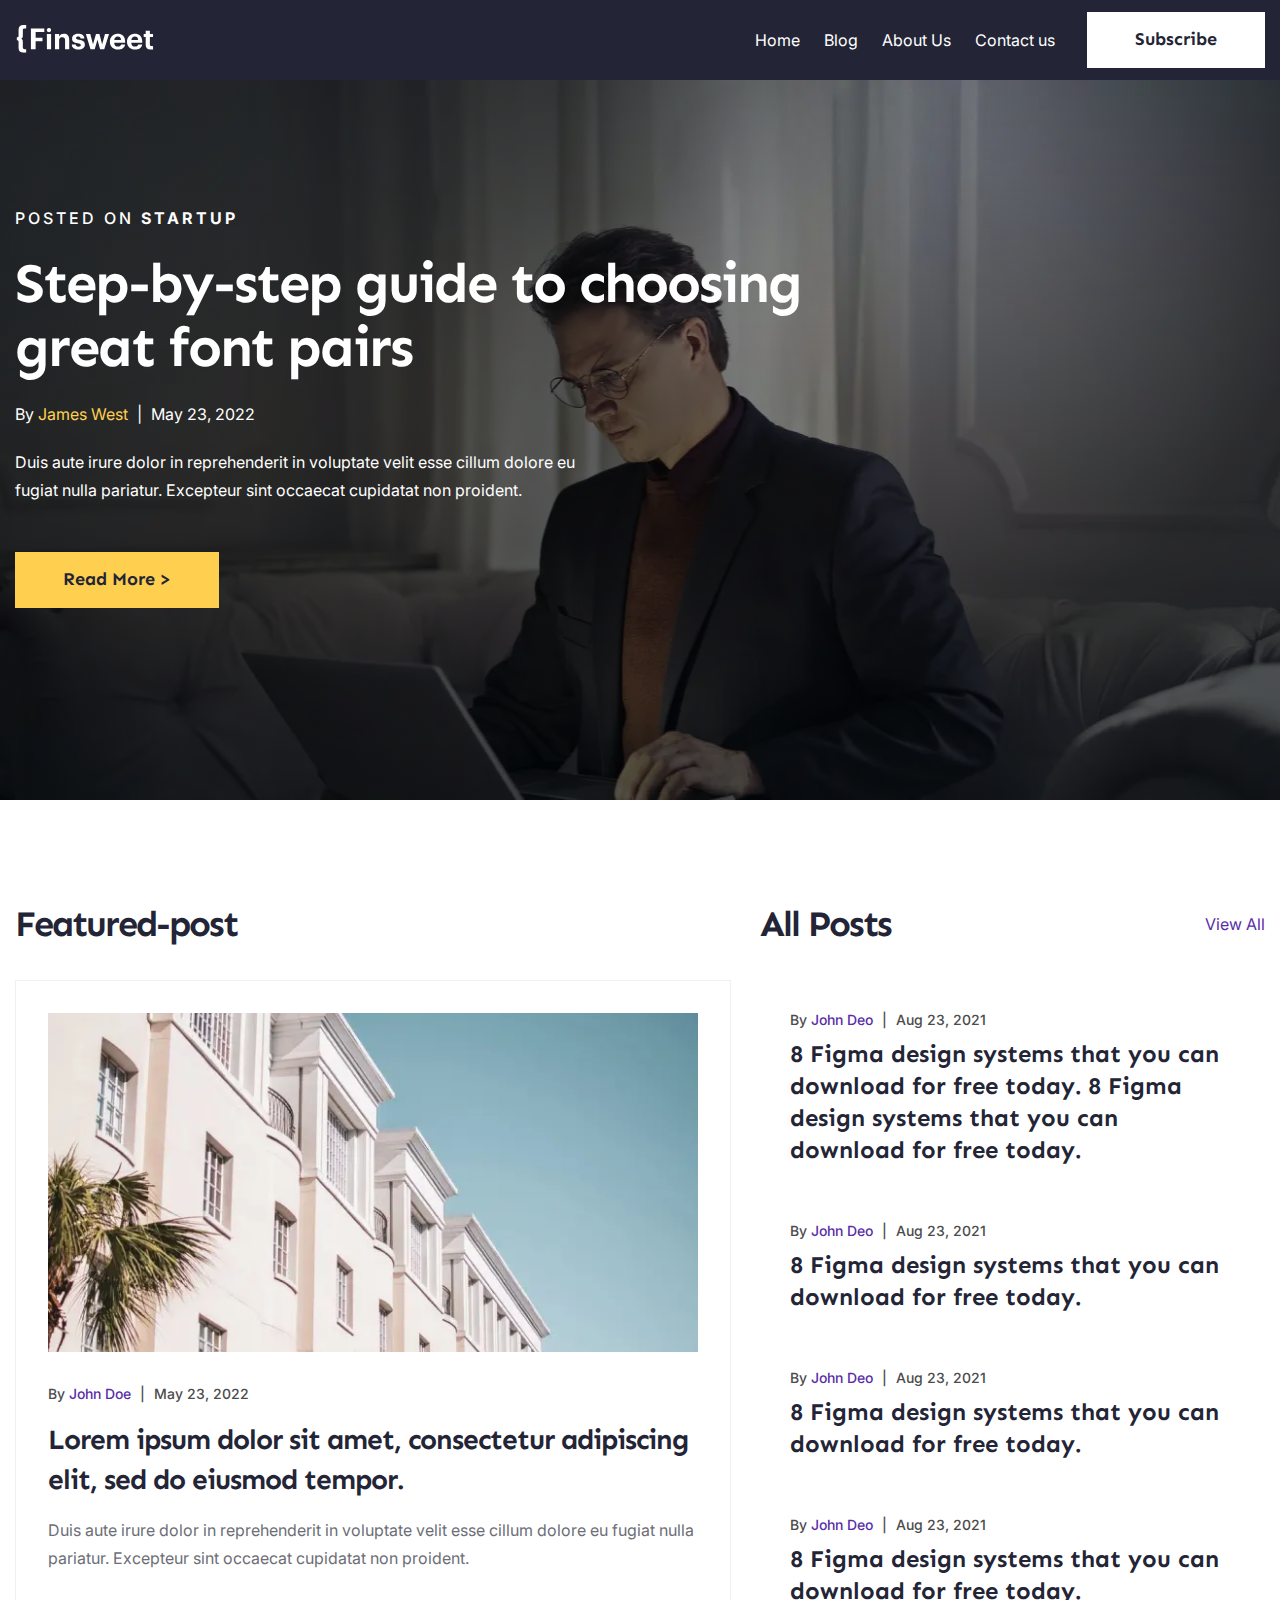
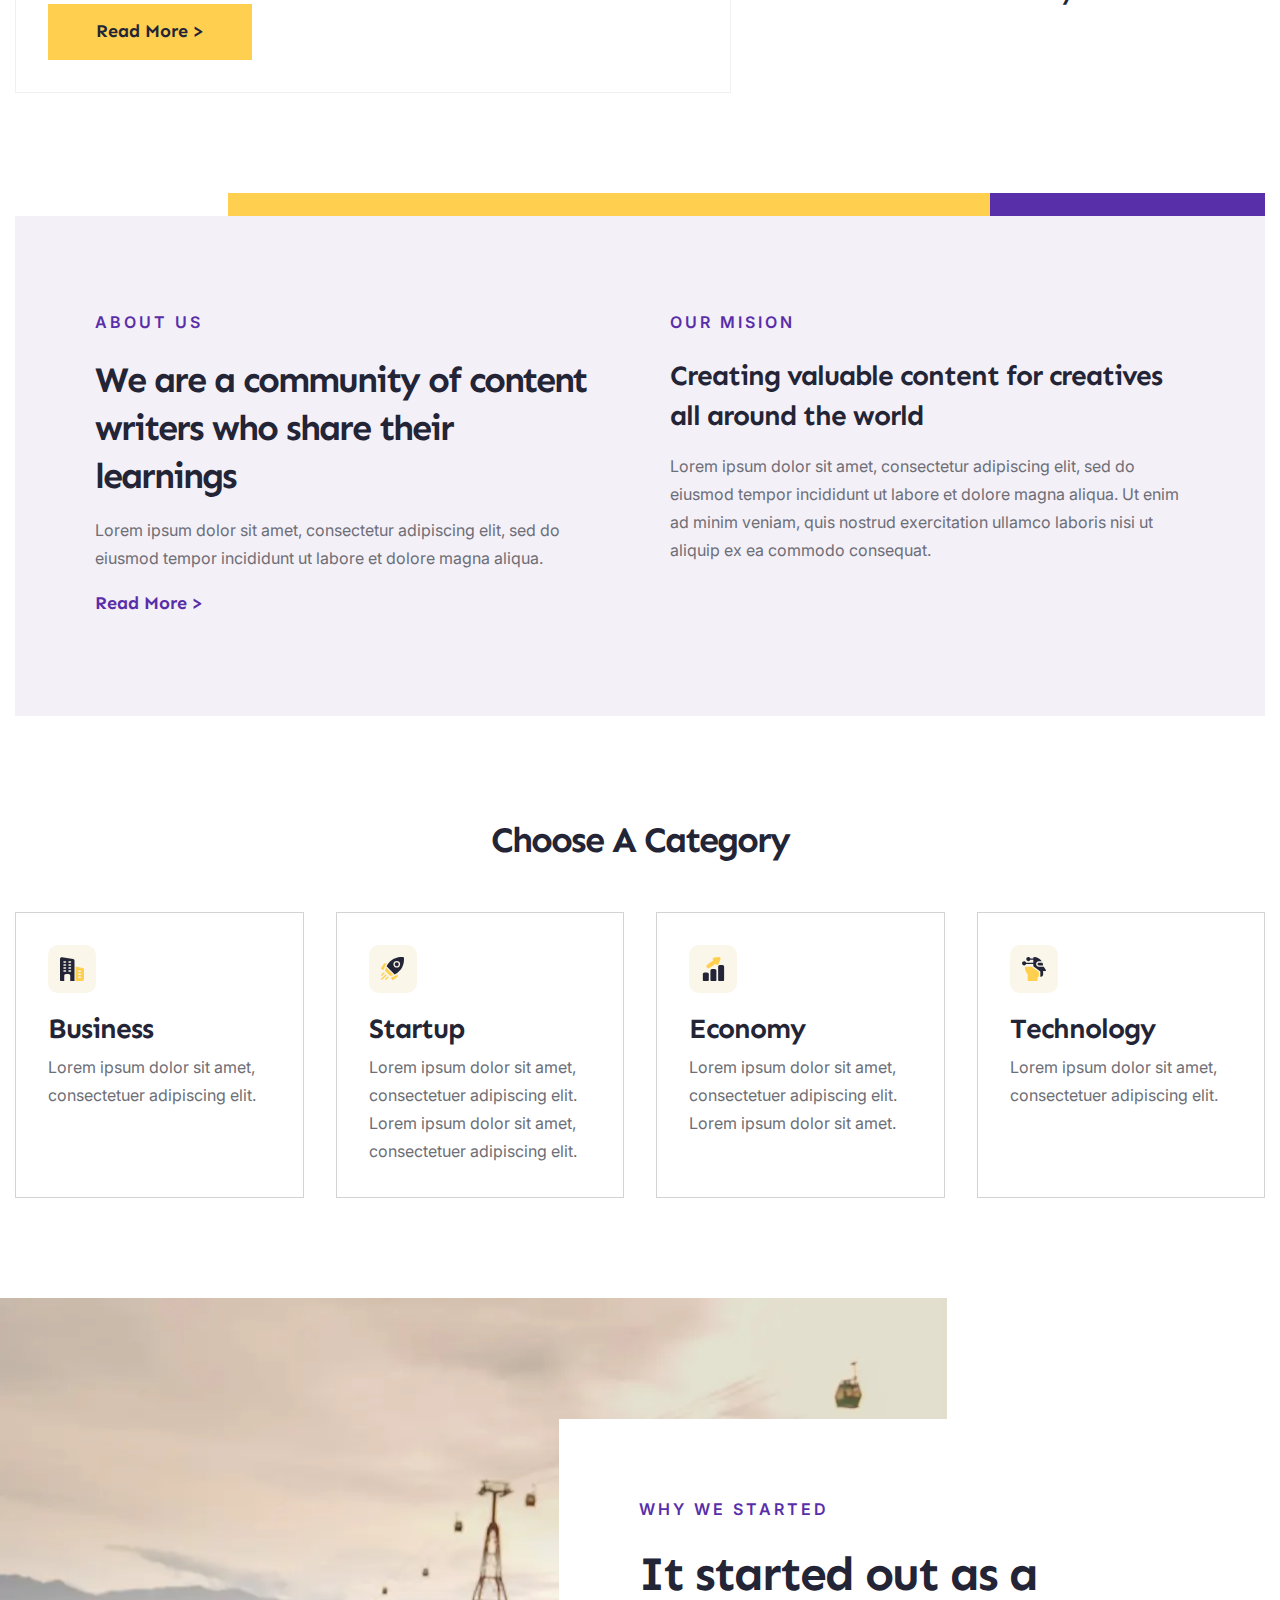
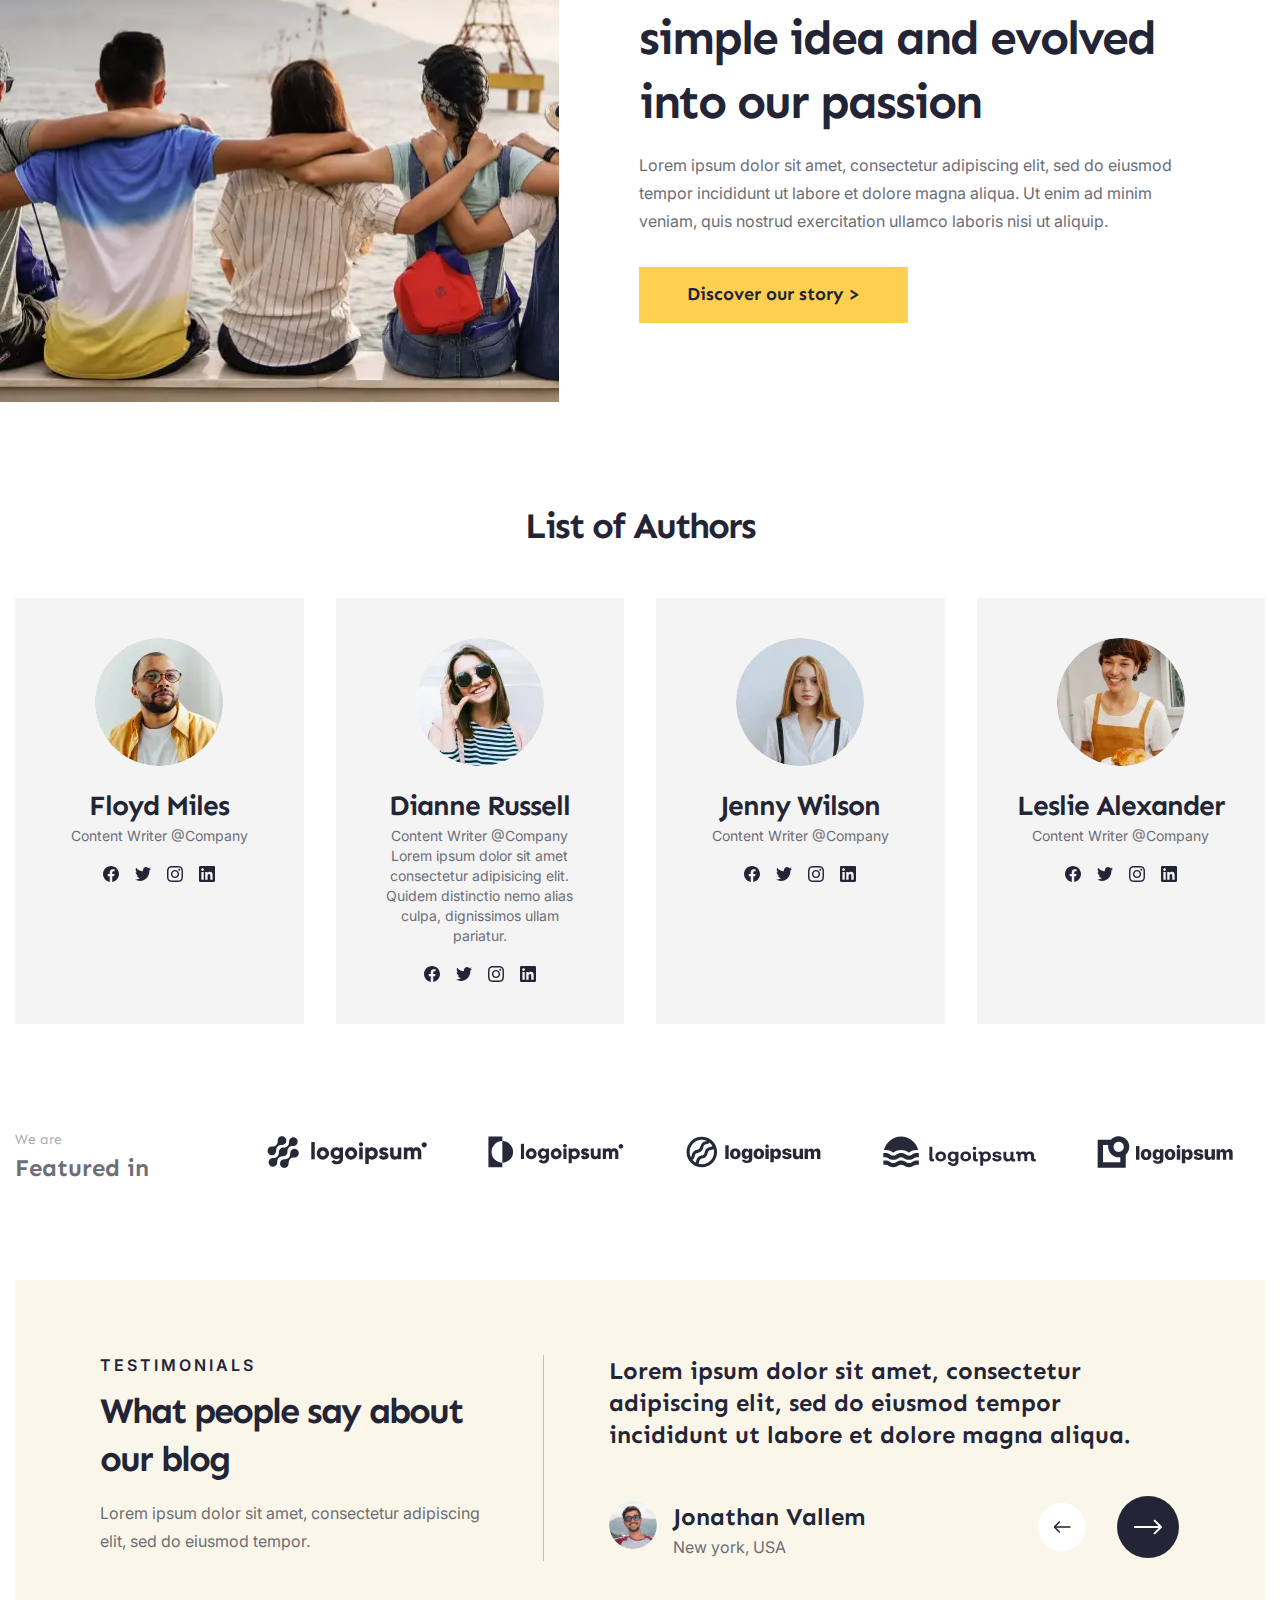
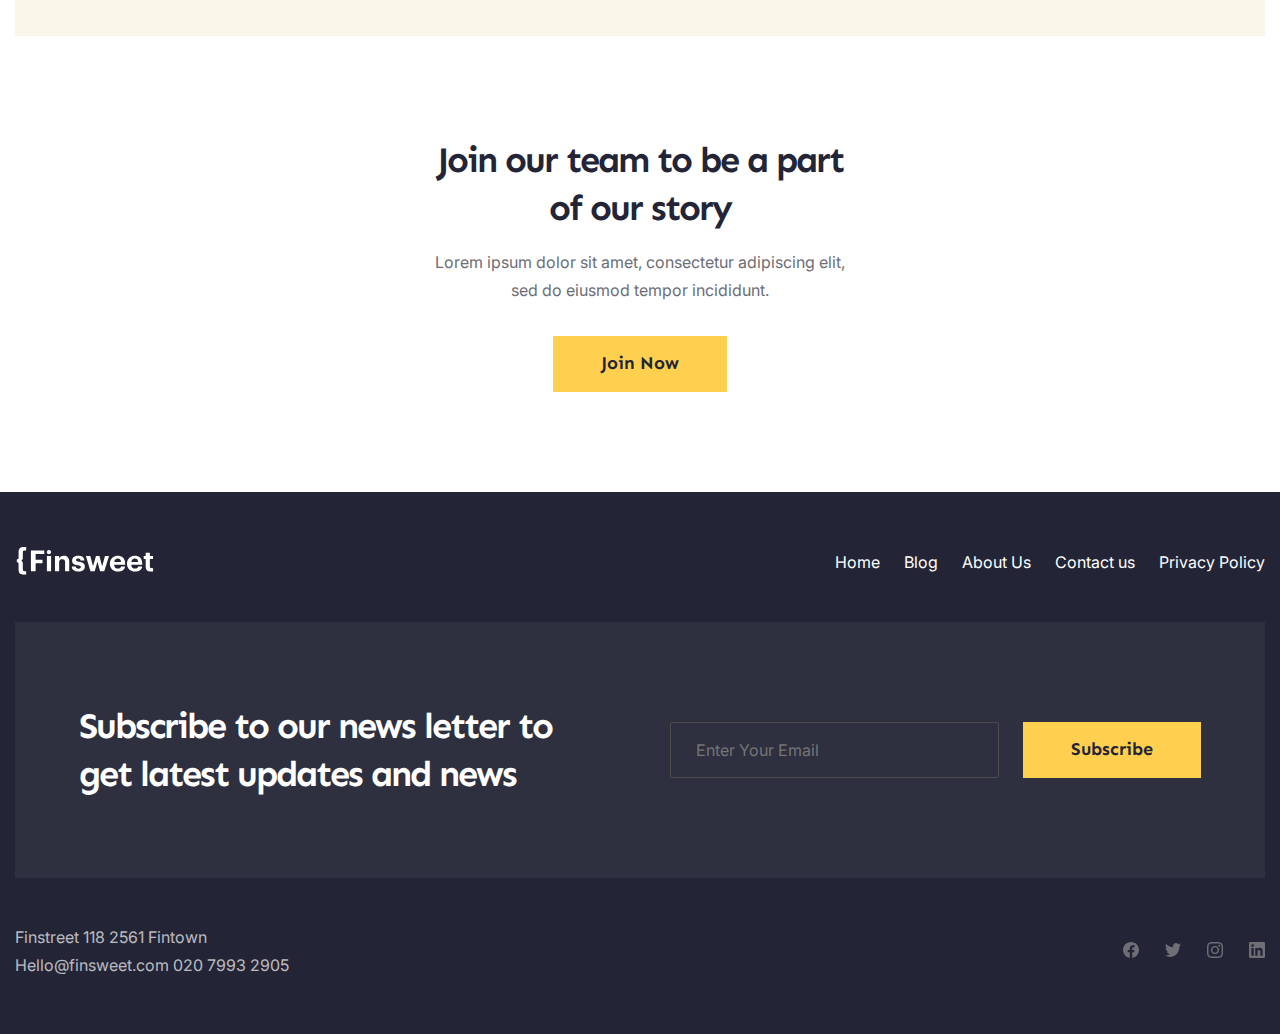
<file: index.html>
<!DOCTYPE html>
<html lang="en">

<head>
	<title>HomePage</title>
	<meta charset="UTF-8">
	<meta name="format-detection" content="telephone=no">
	<!-- <style>body{opacity: 0;}</style> -->
	<link rel="stylesheet" href="css/style.min.css?_v=20230719131052">
	<link rel="shortcut icon" href="favicon.ico">
	<!-- <meta name="robots" content="noindex, nofollow"> -->
	<meta name="viewport" content="width=device-width, initial-scale=1.0">
</head>

<body>
	<div class="wrapper">
		<header class="header">
			<div class="header__container">
				<a href="index.html" class="header__logo logo">
					<svg>
						<use xlink:href="img/icons/icons.svg#Logo"></use>
					</svg>
				</a>
				<div class="header__menu menu">
					<nav class="menu__body">
						<ul class="menu__list menu__list_open-menu">
							<li class="menu__item">
								<a href="index.html" class="menu__link">Home</a>
							</li>
							<li class="menu__item">
								<a href="blog.html" class="menu__link">Blog</a>
							</li>
							<li class="menu__item">
								<a href="about-us.html" class="menu__link">About Us</a>
							</li>
							<li class="menu__item">
								<a href="form-contact.html" class="menu__link">Contact us</a>
							</li>
						</ul>
					</nav>
				</div>
				<button type="button" data-popup="#popup" class="header__button button button_white">Subscribe</button>
				<button type="button" class="icon-menu"><span></span></button>
			</div>
		</header>
		<main class="page">
			<section class="page__main-block main-block">
				<div class="main-block__image -ibg">
					<picture><source data-srcset="img/main-block/man.webp" srcset="[data-uri]" type="image/webp"><img src="[data-uri]"  data-src="img/main-block/man.png" alt="Image"></picture>
				</div>
				<article class="main-block__content">
					<div class="main-block__container">
						<div class="main-block__body">
							<div class="main-block__tag tag">Posted on <span>startup</span></div>
							<h1 class="main-block__title title">Step-by-step guide to choosing great font pairs</h1>
							<div class="main-block__info info">By <a href="author.html">James West</a> <span>|</span> May 23,
								2022
							</div>
							<div class="main-block__text text">
								<p>
									Duis aute irure dolor in reprehenderit in voluptate velit esse
									cillum dolore eu fugiat nulla pariatur. Excepteur sint occaecat cupidatat non proident.
								</p>
							</div>
							<div class="main-block__action action"><a href="blog-post.html" class="button">Read More &gt;</a>
							</div>
						</div>
					</div>
				</article>
			</section>
			<section class="page__post post">
				<div class="post__container">
					<div class="post__featured featured-post">
						<h2 class="featured-post__title title title_h2">Featured-post</h2>
						<article class="featured-post__body">
							<div class="featured-post__image -ibg">
								<picture><source data-srcset="img/post/featured_post.webp" srcset="[data-uri]" type="image/webp"><img src="[data-uri]"  data-src="img/post/featured_post.jpg" alt="Image"></picture>
							</div>
							<div class="featured-post__content content-block">
								<div class="content-block__info info">By <a href="author.html">John Doe</a> <span>|</span> May
									23, 2022
								</div>
								<h3 class="content-block__title title title_h3">Lorem ipsum dolor sit amet, consectetur
									adipiscing
									elit, sed do eiusmod tempor.</h3>
								<div class="content-block__text text">
									<p>
										Duis aute irure dolor in reprehenderit in voluptate velit
										esse cillum dolore eu fugiat nulla pariatur. Excepteur sint occaecat cupidatat non
										proident.
									</p>
								</div>
								<div class="content-block__action action"><a href="blog-post.html" class="button">Read More
										&gt;</a></div>
							</div>
						</article>
					</div>
					<div class="post__all all-posts">
						<div class="all-posts__header">
							<h2 class="all-posts__title title title_h2">All Posts</h2>
							<a href="blog.html#allPosts" class="all-posts__link link">View All</a>
						</div>
						<div class="all-posts__body">
							<article class="all-posts__item">
								<div class="all-posts__info info">By <a href="author.html">John Deo</a> <span>|</span> Aug 23,
									2021 </div>
								<a href="blog-post.html" class="all-posts__title title title_h4">8 Figma design
									systems that you
									can download
									for free today. 8 Figma design systems that you can download
									for free today. </a>
							</article>
							<article class="all-posts__item">
								<div class="all-posts__info info">By <a href="author.html">John Deo</a> <span>|</span> Aug 23,
									2021 </div>
								<a href="blog-post.html" class="all-posts__title title title_h4">8 Figma design systems that you
									can download
									for free today.</a>
							</article>
							<article class="all-posts__item">
								<div class="all-posts__info info">By <a href="author.html">John Deo</a> <span>|</span> Aug 23,
									2021 </div>
								<a href="blog-post.html" class="all-posts__title title title_h4">8 Figma design systems that you
									can download
									for free today.</a>
							</article>
							<article class="all-posts__item">
								<div class="all-posts__info info">By <a href="author.html">John Deo</a> <span>|</span> Aug 23,
									2021 </div>
								<a href="blog-post.html" class="all-posts__title title title_h4">8 Figma design systems that you
									can download
									for free today.</a>
							</article>
						</div>
					</div>
				</div>
			</section>
			<section class="page__about about">
				<div class="about__container">
					<div class="about__color-line color-line">
						<div class="color-line_yellow color-line_61"></div>
						<div class="color-line_purple color-line_22"></div>
					</div>
					<div class="about__body about-block">
						<div class="about-block__column">
							<div class="about-block__tag tag">ABOUT US</div>
							<h2 class="about-block__title title title_h2">We are a community of content writers who share
								their learnings</h2>
							<div class="about-block__text text">
								<p>Lorem ipsum dolor sit amet, consectetur adipiscing elit, sed do eiusmod tempor incididunt ut
									labore et dolore magna aliqua.</p>
							</div>
							<a href="about-us.html" class="about-block__link link">Read More &gt;</a>
						</div>
						<div class="about-block__column">
							<div class="about-block__tag tag">Our mision</div>
							<div class="about-block__content content-block">
								<h3 class="content-block__title title title_h3">Creating valuable content for creatives all
									around the world</h3>
								<div class="content-block__text text">
									<p>Lorem ipsum dolor sit amet, consectetur adipiscing elit, sed do eiusmod tempor incididunt
										ut labore et dolore magna aliqua. Ut enim ad minim veniam, quis nostrud exercitation
										ullamco laboris nisi ut aliquip ex ea commodo consequat.</p>
								</div>
							</div>
						</div>
					</div>
				</div>
			</section>
			<section class="page__categories categories">
				<div class="categories__container">
					<h2 class="categories__title title title_h2">Choose A Category</h2>
					<div class="categories__block items-block">
						<div class="items-block__column">
							<a href="business-category.html" class="items-block__item category-item">
								<div class="category-item__icon icon-category">
									<img src="img/category-icons/business.svg" alt="Icon">
								</div>
								<h3 class="category-item__title title title_h3">Business</h3>
								<div class="category-item__text text">Lorem ipsum dolor sit amet, consectetuer adipiscing elit.
								</div>
							</a>
						</div>
						<div class="items-block__column">
							<a href="business-category.html" class="items-block__item category-item">
								<div class="category-item__icon icon-category">
									<img src="img/category-icons/startup.svg" alt="Icon">
								</div>
								<h3 class="category-item__title title title_h3">Startup</h3>
								<div class="category-item__text text">Lorem ipsum dolor sit amet, consectetuer adipiscing elit.
									Lorem ipsum dolor sit amet, consectetuer adipiscing elit.
								</div>
							</a>
						</div>
						<div class="items-block__column">
							<a href="business-category.html" class="items-block__item category-item">
								<div class="category-item__icon icon-category">
									<img src="img/category-icons/economy.svg" alt="Icon">
								</div>
								<h3 class="category-item__title title title_h3">Economy</h3>
								<div class="category-item__text text">Lorem ipsum dolor sit amet, consectetuer adipiscing elit.
									Lorem ipsum dolor sit amet.
								</div>
							</a>
						</div>
						<div class="items-block__column">
							<a href="business-category.html" class="items-block__item category-item">
								<div class="category-item__icon icon-category">
									<img src="img/category-icons/technology.svg" alt="Icon">
								</div>
								<h3 class="category-item__title title title_h3">Technology</h3>
								<div class="category-item__text text">Lorem ipsum dolor sit amet, consectetuer adipiscing elit.
								</div>
							</a>
						</div>
					</div>
				</div>
			</section>
			<section class="page__why why">
				<div class="why__container">
					<div class="why__image" id="add-ibg">
						<picture><source data-srcset="img/why/whyWeStarted.webp" srcset="[data-uri]" type="image/webp"><img src="[data-uri]"  data-src="img/why/whyWeStarted.jpg" alt="Image"></picture>
					</div>
					<div class="why__body">
						<div class="why__tag tag">Why we started </div>
						<div class="why__content-block content-block">
							<h2 class="content-block__title title title_h1">It started out as a simple idea and evolved into
								our
								passion</h2>
							<div class="content-block__text text">
								<p>
									Lorem ipsum dolor sit amet, consectetur adipiscing elit, sed do eiusmod tempor incididunt ut
									labore et dolore magna aliqua. Ut enim ad minim veniam, quis nostrud exercitation ullamco
									laboris nisi ut aliquip.
								</p>
							</div>
							<div class="content-block__action action"><a href="about-us.html" class="button">Discover our story
									&gt;</a>
							</div>
						</div>
					</div>
				</div>
			</section>
			<section class="page__authors authors">
				<div class="authors__container">
					<h2 class="authors__title title title_h2">List of Authors</h2>
					<div class="authors__block items-block">
						<div class="items-block__column">
							<div class="items-block__item authors-item">
								<a href="author.html" class="authors-item__icon">
									<picture><source srcset="img/authors/01.webp" type="image/webp"><img src="img/authors/01.jpg" alt="Icon"></picture>
								</a>
								<div class="authors-item__text">
									<a href="author.html" class="authors-item__title title title_h3">Floyd Miles</a>
									<div class="authors-item__position">Content Writer @Company</div>
								</div>
								<div class="authors-item__social social">
									<a href="https://www.facebook.com/" target="_blank" class="social__item item-social">
										<svg>
											<use xlink:href="img/icons/icons.svg#Facebook"></use>
										</svg>
									</a>
									<a href="https://twitter.com/" target="_blank" class="social__item item-social">
										<svg>
											<use xlink:href="img/icons/icons.svg#Twitter"></use>
										</svg>
									</a>
									<a href="https://www.instagram.com/" target="_blank" class="social__item item-social">
										<svg>
											<use xlink:href="img/icons/icons.svg#Instagram"></use>
										</svg>
									</a>
									<a href="https://www.linkedin.com/" target="_blank" class="social__item item-social">
										<svg>
											<use xlink:href="img/icons/icons.svg#LinkedIn"></use>
										</svg>
									</a>
								</div>
							</div>
						</div>
						<div class="items-block__column">
							<div class="items-block__item authors-item">
								<a href="author.html" class="authors-item__icon">
									<picture><source srcset="img/authors/02.webp" type="image/webp"><img src="img/authors/02.jpg" alt="Icon"></picture>
								</a>
								<div class="authors-item__text">
									<a href="author.html" class="authors-item__title title title_h3">Dianne Russell</a>
									<div class="authors-item__position">Content Writer @Company Lorem ipsum dolor sit amet
										consectetur adipisicing elit. Quidem distinctio nemo alias culpa, dignissimos ullam
										pariatur.</div>
								</div>
								<div class="authors-item__social social">
									<a href="https://www.facebook.com/" target="_blank" class="social__item item-social">
										<svg>
											<use xlink:href="img/icons/icons.svg#Facebook"></use>
										</svg>
									</a>
									<a href="https://twitter.com/" target="_blank" class="social__item item-social">
										<svg>
											<use xlink:href="img/icons/icons.svg#Twitter"></use>
										</svg>
									</a>
									<a href="https://www.instagram.com/" target="_blank" class="social__item item-social">
										<svg>
											<use xlink:href="img/icons/icons.svg#Instagram"></use>
										</svg>
									</a>
									<a href="https://www.linkedin.com/" target="_blank" class="social__item item-social">
										<svg>
											<use xlink:href="img/icons/icons.svg#LinkedIn"></use>
										</svg>
									</a>
								</div>
							</div>
						</div>
						<div class="items-block__column">
							<div class="items-block__item authors-item">
								<a href="author.html" class="authors-item__icon">
									<picture><source srcset="img/authors/03.webp" type="image/webp"><img src="img/authors/03.jpg" alt="Icon"></picture>
								</a>
								<div class="authors-item__text">
									<a href="author.html" class="authors-item__title title title_h3">Jenny Wilson</a>
									<div class="authors-item__position">Content Writer @Company</div>
								</div>
								<div class="authors-item__social social">
									<a href="https://www.facebook.com/" target="_blank" class="social__item item-social">
										<svg>
											<use xlink:href="img/icons/icons.svg#Facebook"></use>
										</svg>
									</a>
									<a href="https://twitter.com/" target="_blank" class="social__item item-social">
										<svg>
											<use xlink:href="img/icons/icons.svg#Twitter"></use>
										</svg>
									</a>
									<a href="https://www.instagram.com/" target="_blank" class="social__item item-social">
										<svg>
											<use xlink:href="img/icons/icons.svg#Instagram"></use>
										</svg>
									</a>
									<a href="https://www.linkedin.com/" target="_blank" class="social__item item-social">
										<svg>
											<use xlink:href="img/icons/icons.svg#LinkedIn"></use>
										</svg>
									</a>
								</div>
							</div>
						</div>
						<div class="items-block__column">
							<div class="items-block__item authors-item">
								<a href="author.html" class="authors-item__icon">
									<picture><source srcset="img/authors/04.webp" type="image/webp"><img src="img/authors/04.jpg" alt="Icon"></picture>
								</a>
								<div class="authors-item__text">
									<a href="author.html" class="authors-item__title title title_h3">Leslie Alexander</a>
									<div class="authors-item__position">Content Writer @Company</div>
								</div>
								<div class="authors-item__social social">
									<a href="https://www.facebook.com/" target="_blank" class="social__item item-social">
										<svg>
											<use xlink:href="img/icons/icons.svg#Facebook"></use>
										</svg>
									</a>
									<a href="https://twitter.com/" target="_blank" class="social__item item-social">
										<svg>
											<use xlink:href="img/icons/icons.svg#Twitter"></use>
										</svg>
									</a>
									<a href="https://www.instagram.com/" target="_blank" class="social__item item-social">
										<svg>
											<use xlink:href="img/icons/icons.svg#Instagram"></use>
										</svg>
									</a>
									<a href="https://www.linkedin.com/" target="_blank" class="social__item item-social">
										<svg>
											<use xlink:href="img/icons/icons.svg#LinkedIn"></use>
										</svg>
									</a>
								</div>
							</div>
						</div>
					</div>
				</div>
			</section>
			<section class="page__featured-in featured-in">
				<div class="featured-in__container">
					<div class="featured-in__title title title_h4"><span>We are</span><br>
						Featured in
					</div>
					<div class="featured-in__logo-box logo-box">
						<div class="logo-box__item">
							<img src="img/we_are/Logo1.svg" alt="Logo">
						</div>
						<div class="logo-box__item">
							<img src="img/we_are/Logo2.svg" alt="Logo">
						</div>
						<div class="logo-box__item">
							<img src="img/we_are/Logo3.svg" alt="Logo">
						</div>
						<div class="logo-box__item">
							<img src="img/we_are/Logo4.svg" alt="Logo">
						</div>
						<div class="logo-box__item">
							<img src="img/we_are/Logo5.svg" alt="Logo">
						</div>
					</div>
				</div>
			</section>
			<section class="page__reviews reviews">
				<div class="reviews__container">
					<div class="reviews__body">
						<div class="reviews__heading">
							<div class="reviews__tag tag">TESTIMONIALS</div>
							<div class="reviews__content-block content-block">
								<h2 class="content-block__title title title_h2">What people say about our blog</h2>
								<div class="content-block__text text">
									<p>
										Lorem ipsum dolor sit amet, consectetur adipiscing elit, sed do eiusmod tempor.
									</p>
								</div>
							</div>
						</div>
						<div class="reviews__content">
							<!-- Оболочка слайдера -->
							<div class="reviews__slider swiper">
								<!-- Движущаяся часть слайдера -->
								<div class="reviews__wrapper swiper-wrapper">
									<!-- Слайд -->
									<div class="reviews__slide reviews-slide swiper-slide">
										<div class="reviews-slide__review title title_h4">
											Lorem ipsum dolor sit amet, consectetur adipiscing elit, sed do eiusmod tempor
											incididunt
											ut labore et dolore magna aliqua.
										</div>
										<div class="reviews-slide__author author">
											<div class="author__icon">
												<img src="img/reviews/Profile_picture.svg" alt="Icon">
											</div>
											<div class="author__info">
												<div class="author__name title title_h4">Jonathan Vallem</div>
												<div class="author__location text">New york, USA</div>
											</div>
										</div>
									</div>
									<div class="reviews__slide reviews-slide swiper-slide">
										<div class="reviews-slide__review title title_h4">
											Lorem ipsum dolor sit amet, consectetur adipiscing elit, sed do eiusmod tempor
											incididunt
											ut labore et dolore magna aliqua.
										</div>
										<div class="reviews-slide__author author">
											<div class="author__icon">
												<picture><source srcset="img/authors/02.webp" type="image/webp"><img src="img/authors/02.jpg" alt="Icon"></picture>
											</div>
											<div class="author__info">
												<div class="author__name title title_h4">Jonathan Vallem</div>
												<div class="author__location text">New york, USA</div>
											</div>
										</div>

									</div>
									<div class="reviews__slide reviews-slide swiper-slide">
										<div class="reviews-slide__review title title_h4">
											Lorem ipsum dolor sit amet, consectetur adipiscing elit, sed do eiusmod tempor
											incididunt
											ut labore et dolore magna aliqua. Lorem ipsum dolor sit amet consectetur adipisicing.
											Lorem ipsum dolor sit amet consectetur adipisicing elit. Explicabo quae iste est
											placeat fugiat!
										</div>
										<div class="reviews-slide__author author">
											<div class="author__icon">
												<img src="img/reviews/Profile_picture.svg" alt="Icon">
											</div>
											<div class="author__info">
												<div class="author__name title title_h4">Jonathan Vallem</div>
												<div class="author__location text">New york, USA</div>
											</div>
										</div>

									</div>
									<div class="reviews__slide reviews-slide swiper-slide">
										<div class="reviews-slide__review title title_h4">
											Lorem ipsum dolor sit amet, consectetur adipiscing elit, sed do eiusmod tempor
											incididunt
											ut labore et dolore magna aliqua.
										</div>
										<div class="reviews-slide__author author">
											<div class="author__icon">
												<img src="img/reviews/Profile_picture.svg" alt="Icon">
											</div>
											<div class="author__info">
												<div class="author__name title title_h4">Jonathan Vallem</div>
												<div class="author__location text">New york, USA</div>
											</div>
										</div>

									</div>
								</div>
								<div class="reviews__bullets swiper-pagination"></div>
								<div class="reviews__buttons">
									<button type="button" class="reviews-button-prev"></button>
									<button type="button" class="reviews-button-next"></button>
								</div>
							</div>
						</div>
					</div>
				</div>
			</section>
			<section class="page__join join">
				<div class="join__container">
					<div class="join__content content-block">
						<h2 class="content-block__title title title_h2">Join our team to be a part of our story</h2>
						<div class="content-block__text text">
							<p>
								Lorem ipsum dolor sit amet, consectetur adipiscing elit, sed do eiusmod tempor incididunt.
							</p>
						</div>
						<div class="content-block__action action action_center"><a href="form-contact.html" class="button">Join Now</a></div>
					</div>
				</div>
			</section>
		</main>
		<footer class="footer">
			<div class="footer__container">
				<div class="footer__top top-footer">
					<a href="index.html" class="top-footer__logo logo">
						<svg>
							<use xlink:href="img/icons/icons.svg#Logo"></use>
						</svg>
					</a>
					<nav class="top-footer__menu menu">
						<ul class="menu__list">
							<li class="menu__item">
								<a href="index.html" class="menu__link">Home</a>
							</li>
							<li class="menu__item">
								<a href="blog.html" class="menu__link">Blog</a>
							</li>
							<li class="menu__item">
								<a href="about-us.html" class="menu__link">About Us</a>
							</li>
							<li class="menu__item">
								<a href="form-contact.html" class="menu__link">Contact us</a>
							</li>
							<li class="menu__item">
								<a href="privacy-policy.html" class="menu__link">Privacy Policy</a>
							</li>
						</ul>
					</nav>
				</div>
				<div class="footer__body body-footer">
					<h2 class="body-footer__title title title_h2">Subscribe to our news letter to get latest updates and news</h2>
					<form action="#" class="body-footer__email-form email-form">
						<input type="text" name="email" class="email-form__input input" data-validate data-required="email" placeholder="Enter Your Email">
						<button type="submit" class="email-form__button button">Subscribe</button>
					</form>
				</div>
				<div class="footer__bottom bottom-footer">
					<address class="bottom-footer__info">
						<a href="https://goo.gl/maps/j5Xbpezn2LspwSeC6" target="_blank">Finstreet 118 2561 Fintown</a><br>
						<a href="mailto:Hello@finsweet.com">Hello@finsweet.com</a>
						<a href="tel:02079932905">020 7993 2905</a>
					</address>
					<div class="bottom-footer__social">
						<a href="https://www.facebook.com/" target="_blank" class="bottom-footer__item item-social item-social_grey">
							<svg>
								<use xlink:href="img/icons/icons.svg#Facebook"></use>
							</svg>
						</a>
						<a href="https://twitter.com/" target="_blank" class="bottom-footer__item item-social item-social_grey">
							<svg>
								<use xlink:href="img/icons/icons.svg#Twitter"></use>
							</svg>
						</a>
						<a href="https://www.instagram.com/" target="_blank" class="bottom-footer__item item-social item-social_grey">
							<svg>
								<use xlink:href="img/icons/icons.svg#Instagram"></use>
							</svg>
						</a>
						<a href="https://www.linkedin.com/" target="_blank" class="bottom-footer__item item-social item-social_grey">
							<svg>
								<use xlink:href="img/icons/icons.svg#LinkedIn"></use>
							</svg>
						</a>
					</div>
				</div>
			</div>
		</footer>
	</div>
	<div id="popup" aria-hidden="true" class="popup">
		<div class="popup__wrapper">
			<div class="popup__content">
				<button data-close type="button" class="popup__close">✖</button>
				<div class="popup__body">
					<h2 class="popup__title title">Subscribe to our news letter to get latest updates and news
					</h2>
					<form action="#" class="popup__email-form email-form">
						<input type="text" name="email" class="email-form__input input" data-validate data-required="email" placeholder="Enter Your Email">
						<button type="submit" class="email-form__button button">Subscribe</button>
					</form>
				</div>
			</div>
		</div>
	</div>
	<script src="js/app.min.js?_v=20230719131052"></script>
</body>

</html>
</file>
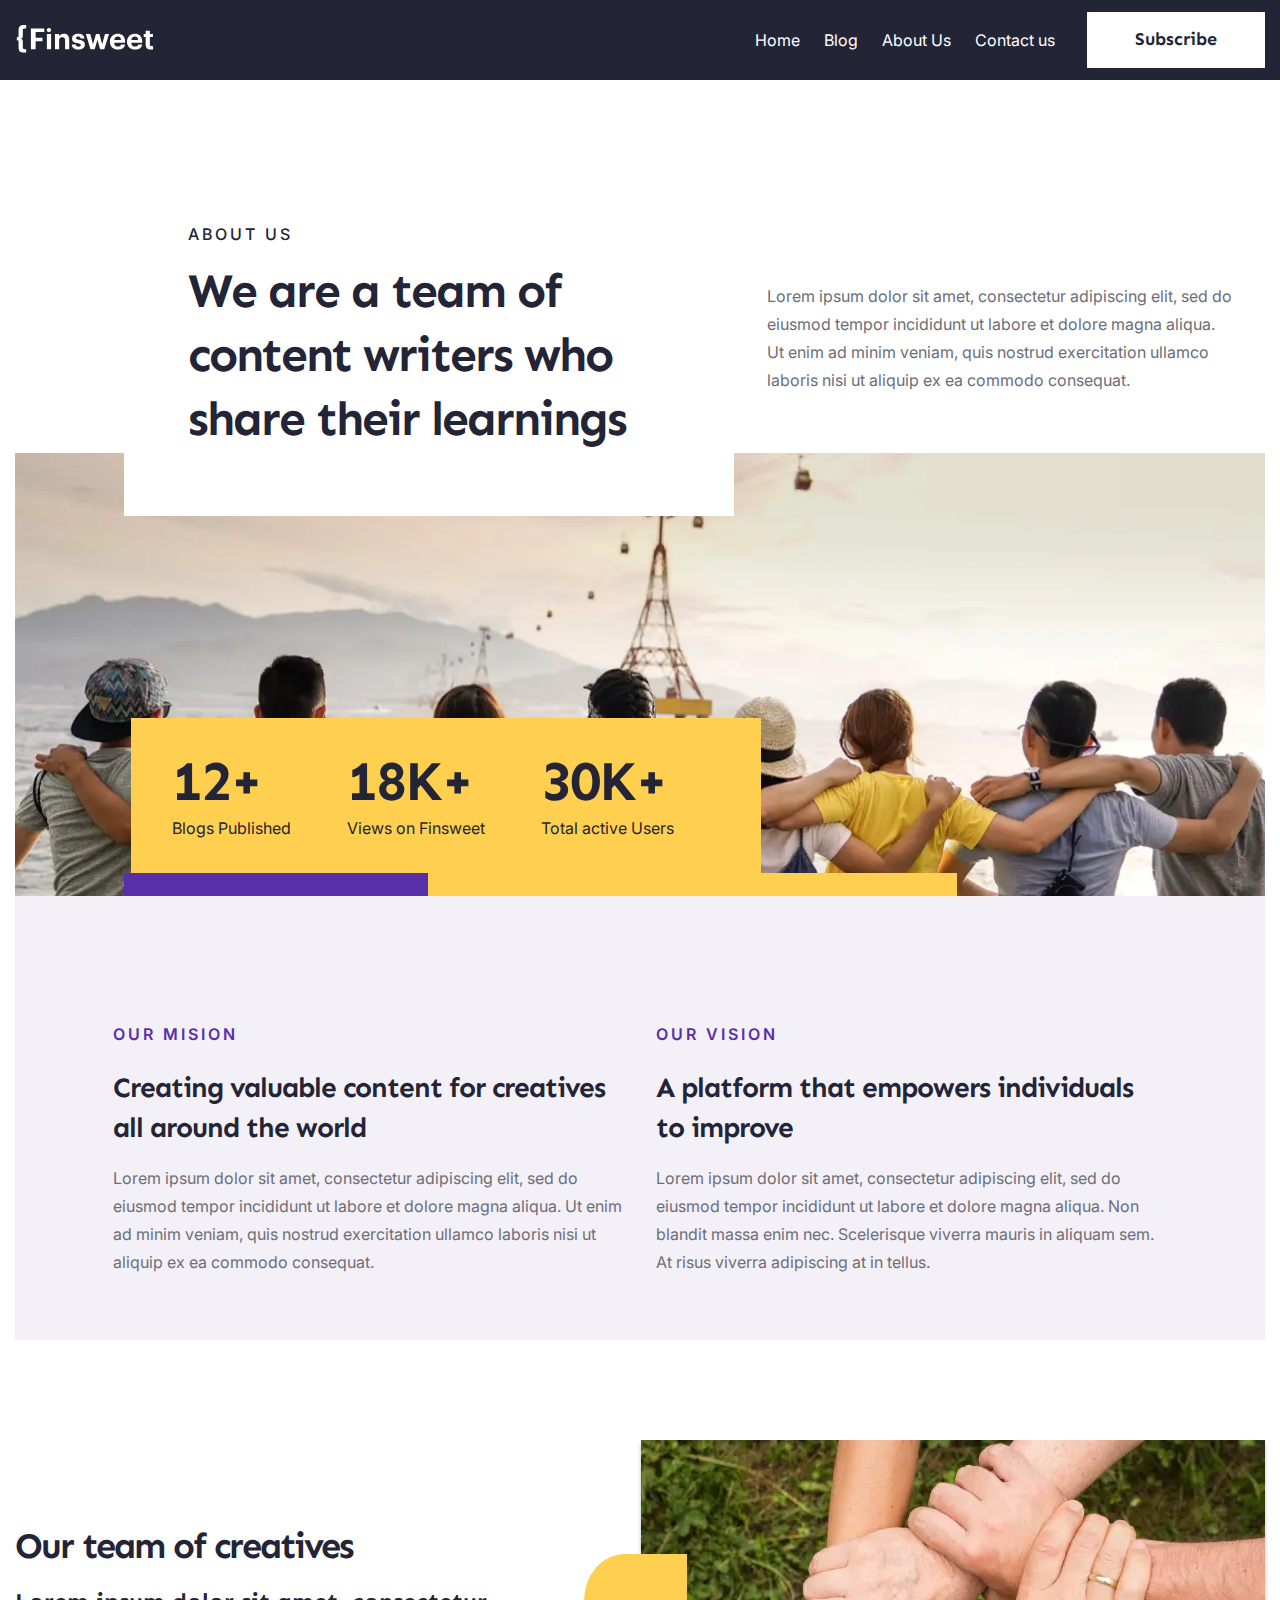
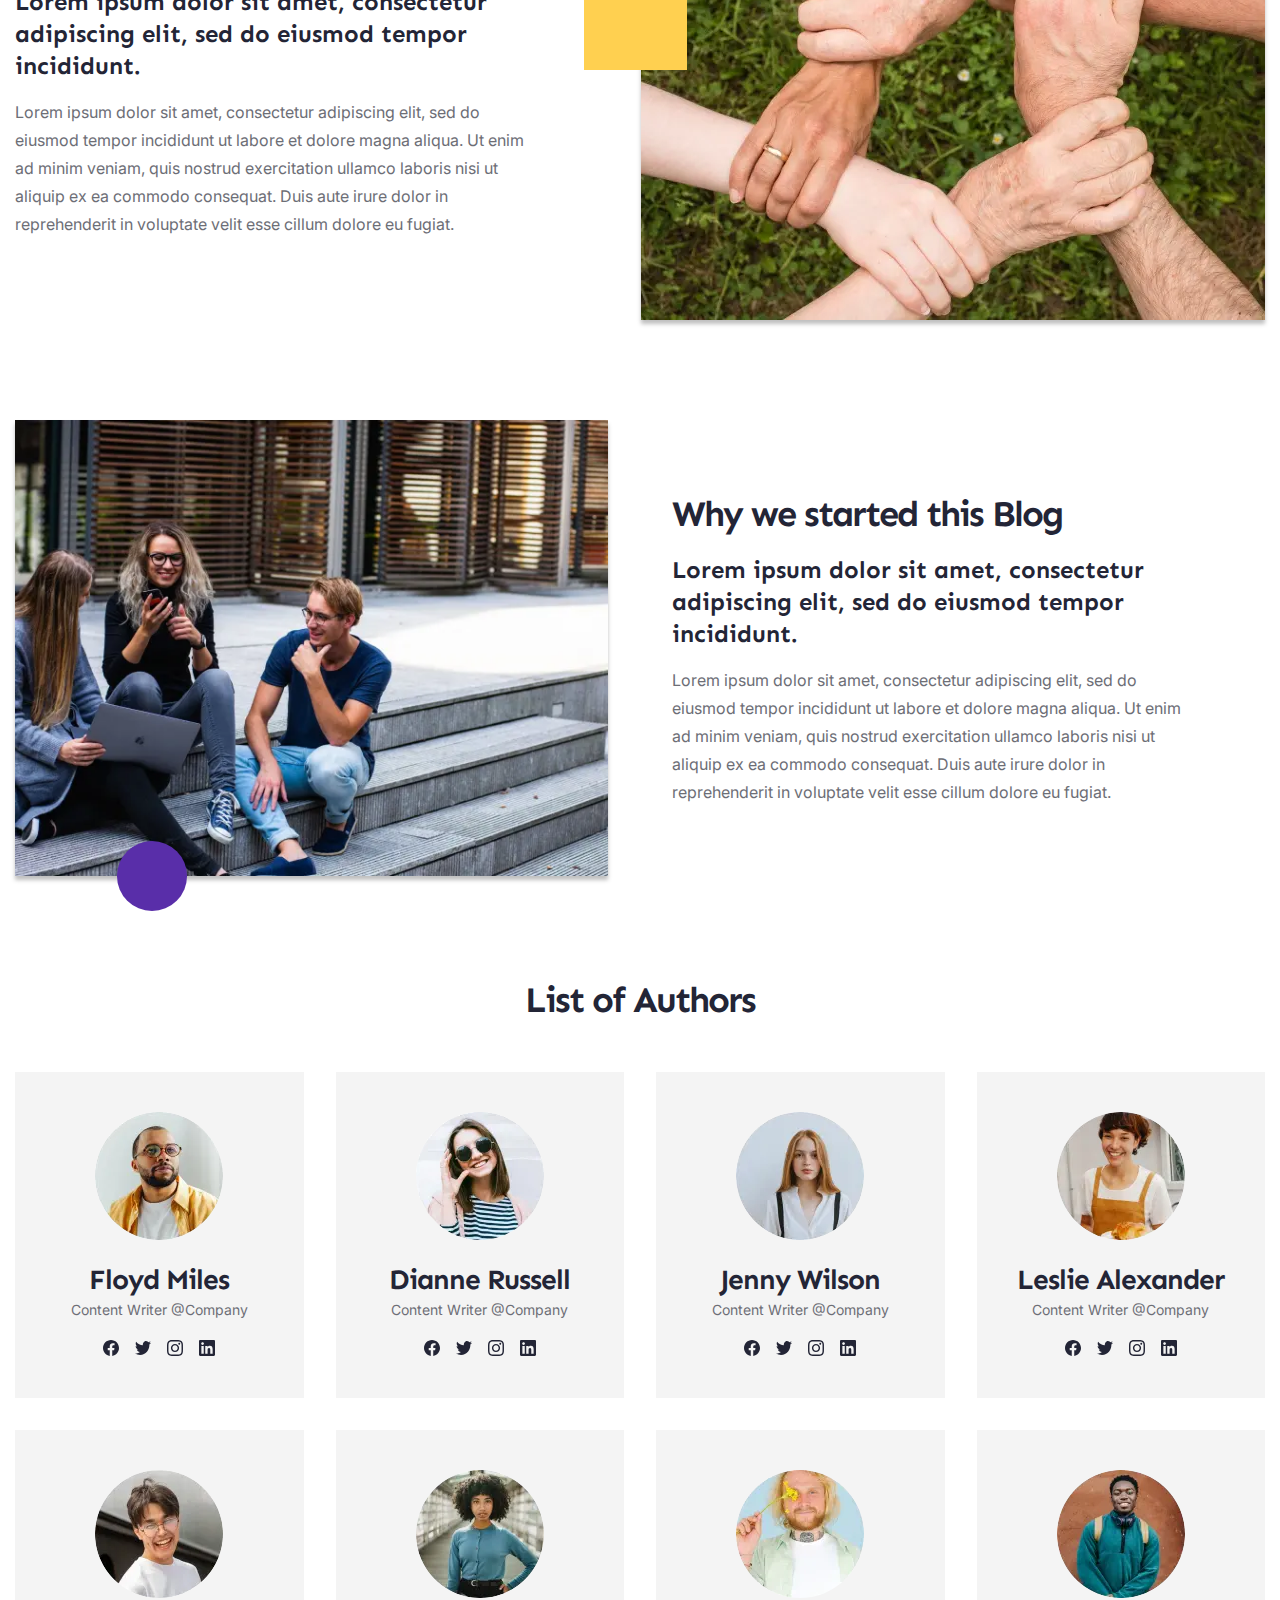
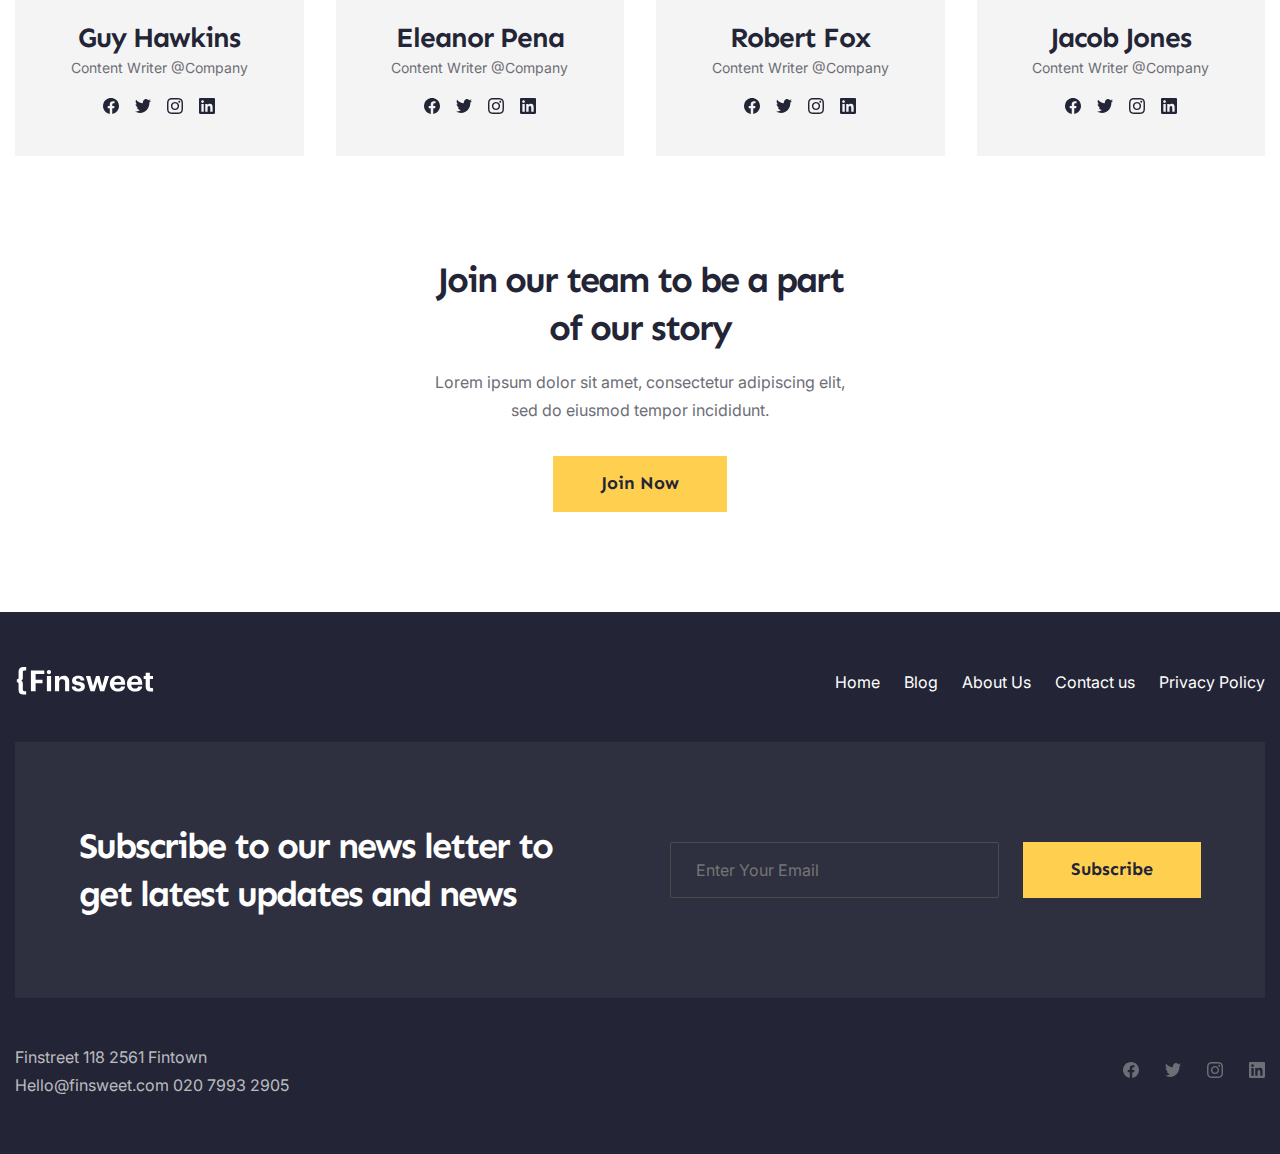
<file: about-us.html>
<!DOCTYPE html>
<html lang="en">

<head>
	<title>About Us</title>
	<meta charset="UTF-8">
	<meta name="format-detection" content="telephone=no">
	<!-- <style>body{opacity: 0;}</style> -->
	<link rel="stylesheet" href="css/style.min.css?_v=20230719131052">
	<link rel="shortcut icon" href="favicon.ico">
	<!-- <meta name="robots" content="noindex, nofollow"> -->
	<meta name="viewport" content="width=device-width, initial-scale=1.0">
</head>

<body>
	<div class="wrapper">
		<header class="header">
			<div class="header__container">
				<a href="index.html" class="header__logo logo">
					<svg>
						<use xlink:href="img/icons/icons.svg#Logo"></use>
					</svg>
				</a>
				<div class="header__menu menu">
					<nav class="menu__body">
						<ul class="menu__list menu__list_open-menu">
							<li class="menu__item">
								<a href="index.html" class="menu__link">Home</a>
							</li>
							<li class="menu__item">
								<a href="blog.html" class="menu__link">Blog</a>
							</li>
							<li class="menu__item">
								<a href="about-us.html" class="menu__link">About Us</a>
							</li>
							<li class="menu__item">
								<a href="form-contact.html" class="menu__link">Contact us</a>
							</li>
						</ul>
					</nav>
				</div>
				<button type="button" data-popup="#popup" class="header__button button button_white">Subscribe</button>
				<button type="button" class="icon-menu"><span></span></button>
			</div>
		</header>
		<main class="about-page">
			<section class="about-page__main-about main-about">
				<div class="main-about__container">
					<div class="main-about__body">
						<div class="main-about__heading">
							<div class="main-about__tag tag tag_black tag_fw500">ABOUT US</div>
							<h1 class="main-about__title title title_h1">We are a team of content writers who share their
								learnings</h1>
						</div>
						<div class="main-about__text text">
							<p>Lorem ipsum dolor sit amet, consectetur adipiscing elit, sed do eiusmod tempor incididunt ut
								labore et dolore magna aliqua. Ut enim ad minim veniam, quis nostrud exercitation ullamco
								laboris nisi ut aliquip ex ea commodo consequat.</p>
						</div>
					</div>
				</div>
			</section>
			<section class="about-page__statistics statistics">
				<div class="statistics__container">
					<div class="statistics__body">
						<div class="statistics__image -ibg">
							<picture><source data-srcset="img/about/People.webp" srcset="[data-uri]" type="image/webp"><img src="[data-uri]"  data-src="img/about/People.png" alt="Image"></picture>
						</div>
						<div class="statistics__content">
							<div class="statistics__line line-statistics">
								<div class="line-statistics__item">
									<div class="line-statistics__value">12+</div>
									<div class="line-statistics__text text">Blogs Published</div>
								</div>
								<div class="line-statistics__item">
									<div class="line-statistics__value">18K+</div>
									<div class="line-statistics__text text">Views on Finsweet</div>
								</div>
								<div class="line-statistics__item">
									<div class="line-statistics__value">30K+</div>
									<div class="line-statistics__text text">Total active Users</div>
								</div>
							</div>
							<div class="statistics__color-line color-line">
								<div class="color-line_purple color-line_27"></div>
								<div class="color-line_yellow color-line_47"></div>
							</div>
						</div>
					</div>
				</div>
			</section>
			<section class="about-page__concept concept">
				<div class="concept__container">
					<div class="concept__body about-block">
						<div class="about-block__column">
							<div class="about-block__tag tag">Our mision</div>
							<div class="about-block__content content-block">
								<h3 class="content-block__title title title_h3">Creating valuable content for creatives all
									around the world</h3>
								<div class="content-block__text text">
									<p>Lorem ipsum dolor sit amet, consectetur adipiscing elit, sed do eiusmod tempor incididunt
										ut labore et dolore magna aliqua. Ut enim ad minim veniam, quis nostrud exercitation
										ullamco laboris nisi ut aliquip ex ea commodo consequat.</p>
								</div>
							</div>
						</div>
						<div class="about-block__column">
							<div class="about-block__tag tag">Our Vision</div>
							<div class="about-block__content content-block">
								<h3 class="content-block__title title title_h3">A platform that empowers individuals to improve
								</h3>
								<div class="content-block__text text">
									<p>Lorem ipsum dolor sit amet, consectetur adipiscing elit, sed do eiusmod tempor incididunt
										ut labore et dolore magna aliqua. Non blandit massa enim nec. Scelerisque viverra mauris
										in aliquam sem. At risus viverra adipiscing at in tellus.</p>
								</div>
							</div>
						</div>
					</div>
				</div>
			</section>
			<section class="about-page__our-team our-team">
				<div class="our-team__container">
					<div class="our-team__content content-block">
						<h2 class="content-block__title title title_h2">Our team of creatives</h2>
						<div class="content-block__title title title_h4">Lorem ipsum dolor sit amet, consectetur adipiscing
							elit, sed do eiusmod tempor incididunt.</div>
						<div class="content-block__text text">
							<p>
								Lorem ipsum dolor sit amet, consectetur adipiscing elit, sed do eiusmod tempor incididunt ut
								labore et dolore magna aliqua. Ut enim ad minim veniam, quis nostrud exercitation ullamco
								laboris nisi ut aliquip ex ea commodo consequat. Duis aute irure dolor in reprehenderit in
								voluptate velit esse cillum dolore eu fugiat.
							</p>
						</div>
					</div>
					<div class="our-team__image">
						<picture><source data-srcset="img/about/ground-group-growth-hands.webp" srcset="[data-uri]" type="image/webp"><img src="[data-uri]"  data-src="img/about/ground-group-growth-hands.png" alt="Image"></picture>
					</div>
				</div>
			</section>
			<section class="about-page__why-started why-started">
				<div class="why-started__container">
					<div class="why-started__column">
						<div class="why-started__image">
							<picture><source data-srcset="img/about/three-persons-sitting-on-the-stairs-talking-with-each-other.webp" srcset="[data-uri]" type="image/webp"><img src="[data-uri]"  data-src="img/about/three-persons-sitting-on-the-stairs-talking-with-each-other.png" alt="Image"></picture>
						</div>
					</div>
					<div class="why-started__column">
						<div class="why-started__content content-block">
							<h2 class="content-block__title title title_h2">Why we started this Blog</h2>
							<div class="content-block__title title title_h4">Lorem ipsum dolor sit amet, consectetur adipiscing
								elit, sed do eiusmod tempor incididunt.</div>
							<div class="content-block__text text">
								<p>
									Lorem ipsum dolor sit amet, consectetur adipiscing elit, sed do eiusmod tempor incididunt ut
									labore et dolore magna aliqua. Ut enim ad minim veniam, quis nostrud exercitation ullamco
									laboris nisi ut aliquip ex ea commodo consequat. Duis aute irure dolor in reprehenderit in
									voluptate velit esse cillum dolore eu fugiat.
								</p>
							</div>
						</div>
					</div>
				</div>
			</section>
			<section class="page__authors authors">
				<div class="authors__container">
					<h2 class="authors__title title title_h2">List of Authors</h2>
					<div class="authors__block items-block">
						<div class="items-block__column">
							<div class="items-block__item authors-item">
								<a href="author.html" class="authors-item__icon">
									<picture><source srcset="img/authors/01.webp" type="image/webp"><img src="img/authors/01.jpg" alt="Icon"></picture>
								</a>
								<div class="authors-item__text">
									<a href="author.html" class="authors-item__title title title_h3">Floyd Miles</a>
									<div class="authors-item__position">Content Writer @Company</div>
								</div>
								<div class="authors-item__social social">
									<a href="https://www.facebook.com/" target="_blank" class="social__item item-social">
										<svg>
											<use xlink:href="img/icons/icons.svg#Facebook"></use>
										</svg>
									</a>
									<a href="https://twitter.com/" target="_blank" class="social__item item-social">
										<svg>
											<use xlink:href="img/icons/icons.svg#Twitter"></use>
										</svg>
									</a>
									<a href="https://www.instagram.com/" target="_blank" class="social__item item-social">
										<svg>
											<use xlink:href="img/icons/icons.svg#Instagram"></use>
										</svg>
									</a>
									<a href="https://www.linkedin.com/" target="_blank" class="social__item item-social">
										<svg>
											<use xlink:href="img/icons/icons.svg#LinkedIn"></use>
										</svg>
									</a>
								</div>
							</div>
						</div>
						<div class="items-block__column">
							<div class="items-block__item authors-item">
								<a href="author.html" class="authors-item__icon">
									<picture><source srcset="img/authors/02.webp" type="image/webp"><img src="img/authors/02.jpg" alt="Icon"></picture>
								</a>
								<div class="authors-item__text">
									<a href="author.html" class="authors-item__title title title_h3">Dianne Russell</a>
									<div class="authors-item__position">Content Writer @Company</div>
								</div>
								<div class="authors-item__social social">
									<a href="https://www.facebook.com/" target="_blank" class="social__item item-social">
										<svg>
											<use xlink:href="img/icons/icons.svg#Facebook"></use>
										</svg>
									</a>
									<a href="https://twitter.com/" target="_blank" class="social__item item-social">
										<svg>
											<use xlink:href="img/icons/icons.svg#Twitter"></use>
										</svg>
									</a>
									<a href="https://www.instagram.com/" target="_blank" class="social__item item-social">
										<svg>
											<use xlink:href="img/icons/icons.svg#Instagram"></use>
										</svg>
									</a>
									<a href="https://www.linkedin.com/" target="_blank" class="social__item item-social">
										<svg>
											<use xlink:href="img/icons/icons.svg#LinkedIn"></use>
										</svg>
									</a>
								</div>
							</div>
						</div>
						<div class="items-block__column">
							<div class="items-block__item authors-item">
								<a href="author.html" class="authors-item__icon">
									<picture><source srcset="img/authors/03.webp" type="image/webp"><img src="img/authors/03.jpg" alt="Icon"></picture>
								</a>
								<div class="authors-item__text">
									<a href="author.html" class="authors-item__title title title_h3">Jenny Wilson</a>
									<div class="authors-item__position">Content Writer @Company</div>
								</div>
								<div class="authors-item__social social">
									<a href="https://www.facebook.com/" target="_blank" class="social__item item-social">
										<svg>
											<use xlink:href="img/icons/icons.svg#Facebook"></use>
										</svg>
									</a>
									<a href="https://twitter.com/" target="_blank" class="social__item item-social">
										<svg>
											<use xlink:href="img/icons/icons.svg#Twitter"></use>
										</svg>
									</a>
									<a href="https://www.instagram.com/" target="_blank" class="social__item item-social">
										<svg>
											<use xlink:href="img/icons/icons.svg#Instagram"></use>
										</svg>
									</a>
									<a href="https://www.linkedin.com/" target="_blank" class="social__item item-social">
										<svg>
											<use xlink:href="img/icons/icons.svg#LinkedIn"></use>
										</svg>
									</a>
								</div>
							</div>
						</div>
						<div class="items-block__column">
							<div class="items-block__item authors-item">
								<a href="author.html" class="authors-item__icon">
									<picture><source srcset="img/authors/04.webp" type="image/webp"><img src="img/authors/04.jpg" alt="Icon"></picture>
								</a>
								<div class="authors-item__text">
									<a href="author.html" class="authors-item__title title title_h3">Leslie Alexander</a>
									<div class="authors-item__position">Content Writer @Company</div>
								</div>
								<div class="authors-item__social social">
									<a href="https://www.facebook.com/" target="_blank" class="social__item item-social">
										<svg>
											<use xlink:href="img/icons/icons.svg#Facebook"></use>
										</svg>
									</a>
									<a href="https://twitter.com/" target="_blank" class="social__item item-social">
										<svg>
											<use xlink:href="img/icons/icons.svg#Twitter"></use>
										</svg>
									</a>
									<a href="https://www.instagram.com/" target="_blank" class="social__item item-social">
										<svg>
											<use xlink:href="img/icons/icons.svg#Instagram"></use>
										</svg>
									</a>
									<a href="https://www.linkedin.com/" target="_blank" class="social__item item-social">
										<svg>
											<use xlink:href="img/icons/icons.svg#LinkedIn"></use>
										</svg>
									</a>
								</div>
							</div>
						</div>
						<div class="items-block__column">
							<div class="items-block__item authors-item">
								<a href="author.html" class="authors-item__icon">
									<picture><source srcset="img/authors/05.webp" type="image/webp"><img src="img/authors/05.jpg" alt="Icon"></picture>
								</a>
								<div class="authors-item__text">
									<a href="author.html" class="authors-item__title title title_h3">Guy Hawkins</a>
									<div class="authors-item__position">Content Writer @Company</div>
								</div>
								<div class="authors-item__social social">
									<a href="https://www.facebook.com/" target="_blank" class="social__item item-social">
										<svg>
											<use xlink:href="img/icons/icons.svg#Facebook"></use>
										</svg>
									</a>
									<a href="https://twitter.com/" target="_blank" class="social__item item-social">
										<svg>
											<use xlink:href="img/icons/icons.svg#Twitter"></use>
										</svg>
									</a>
									<a href="https://www.instagram.com/" target="_blank" class="social__item item-social">
										<svg>
											<use xlink:href="img/icons/icons.svg#Instagram"></use>
										</svg>
									</a>
									<a href="https://www.linkedin.com/" target="_blank" class="social__item item-social">
										<svg>
											<use xlink:href="img/icons/icons.svg#LinkedIn"></use>
										</svg>
									</a>
								</div>
							</div>
						</div>
						<div class="items-block__column">
							<div class="items-block__item authors-item">
								<a href="author.html" class="authors-item__icon">
									<picture><source srcset="img/authors/06.webp" type="image/webp"><img src="img/authors/06.jpg" alt="Icon"></picture>
								</a>
								<div class="authors-item__text">
									<a href="author.html" class="authors-item__title title title_h3">Eleanor Pena</a>
									<div class="authors-item__position">Content Writer @Company</div>
								</div>
								<div class="authors-item__social social">
									<a href="https://www.facebook.com/" target="_blank" class="social__item item-social">
										<svg>
											<use xlink:href="img/icons/icons.svg#Facebook"></use>
										</svg>
									</a>
									<a href="https://twitter.com/" target="_blank" class="social__item item-social">
										<svg>
											<use xlink:href="img/icons/icons.svg#Twitter"></use>
										</svg>
									</a>
									<a href="https://www.instagram.com/" target="_blank" class="social__item item-social">
										<svg>
											<use xlink:href="img/icons/icons.svg#Instagram"></use>
										</svg>
									</a>
									<a href="https://www.linkedin.com/" target="_blank" class="social__item item-social">
										<svg>
											<use xlink:href="img/icons/icons.svg#LinkedIn"></use>
										</svg>
									</a>
								</div>
							</div>
						</div>
						<div class="items-block__column">
							<div class="items-block__item authors-item">
								<a href="author.html" class="authors-item__icon">
									<picture><source srcset="img/authors/07.webp" type="image/webp"><img src="img/authors/07.jpg" alt="Icon"></picture>
								</a>
								<div class="authors-item__text">
									<a href="author.html" class="authors-item__title title title_h3">Robert Fox</a>
									<div class="authors-item__position">Content Writer @Company</div>
								</div>
								<div class="authors-item__social social">
									<a href="https://www.facebook.com/" target="_blank" class="social__item item-social">
										<svg>
											<use xlink:href="img/icons/icons.svg#Facebook"></use>
										</svg>
									</a>
									<a href="https://twitter.com/" target="_blank" class="social__item item-social">
										<svg>
											<use xlink:href="img/icons/icons.svg#Twitter"></use>
										</svg>
									</a>
									<a href="https://www.instagram.com/" target="_blank" class="social__item item-social">
										<svg>
											<use xlink:href="img/icons/icons.svg#Instagram"></use>
										</svg>
									</a>
									<a href="https://www.linkedin.com/" target="_blank" class="social__item item-social">
										<svg>
											<use xlink:href="img/icons/icons.svg#LinkedIn"></use>
										</svg>
									</a>
								</div>
							</div>
						</div>
						<div class="items-block__column">
							<div class="items-block__item authors-item">
								<a href="author.html" class="authors-item__icon">
									<picture><source srcset="img/authors/08.webp" type="image/webp"><img src="img/authors/08.jpg" alt="Icon"></picture>
								</a>
								<div class="authors-item__text">
									<a href="author.html" class="authors-item__title title title_h3">Jacob Jones</a>
									<div class="authors-item__position">Content Writer @Company</div>
								</div>
								<div class="authors-item__social social">
									<a href="https://www.facebook.com/" target="_blank" class="social__item item-social">
										<svg>
											<use xlink:href="img/icons/icons.svg#Facebook"></use>
										</svg>
									</a>
									<a href="https://twitter.com/" target="_blank" class="social__item item-social">
										<svg>
											<use xlink:href="img/icons/icons.svg#Twitter"></use>
										</svg>
									</a>
									<a href="https://www.instagram.com/" target="_blank" class="social__item item-social">
										<svg>
											<use xlink:href="img/icons/icons.svg#Instagram"></use>
										</svg>
									</a>
									<a href="https://www.linkedin.com/" target="_blank" class="social__item item-social">
										<svg>
											<use xlink:href="img/icons/icons.svg#LinkedIn"></use>
										</svg>
									</a>
								</div>
							</div>
						</div>
					</div>
				</div>
			</section>
			<section class="page__join join">
				<div class="join__container">
					<div class="join__content content-block">
						<h2 class="content-block__title title title_h2">Join our team to be a part of our story</h2>
						<div class="content-block__text text">
							<p>
								Lorem ipsum dolor sit amet, consectetur adipiscing elit, sed do eiusmod tempor incididunt.
							</p>
						</div>
						<div class="content-block__action action action_center"><a href="form-contact.html" class="button">Join Now</a></div>
					</div>
				</div>
			</section>
		</main>
		<footer class="footer">
			<div class="footer__container">
				<div class="footer__top top-footer">
					<a href="index.html" class="top-footer__logo logo">
						<svg>
							<use xlink:href="img/icons/icons.svg#Logo"></use>
						</svg>
					</a>
					<nav class="top-footer__menu menu">
						<ul class="menu__list">
							<li class="menu__item">
								<a href="index.html" class="menu__link">Home</a>
							</li>
							<li class="menu__item">
								<a href="blog.html" class="menu__link">Blog</a>
							</li>
							<li class="menu__item">
								<a href="about-us.html" class="menu__link">About Us</a>
							</li>
							<li class="menu__item">
								<a href="form-contact.html" class="menu__link">Contact us</a>
							</li>
							<li class="menu__item">
								<a href="privacy-policy.html" class="menu__link">Privacy Policy</a>
							</li>
						</ul>
					</nav>
				</div>
				<div class="footer__body body-footer">
					<h2 class="body-footer__title title title_h2">Subscribe to our news letter to get latest updates and news</h2>
					<form action="#" class="body-footer__email-form email-form">
						<input type="text" name="email" class="email-form__input input" data-validate data-required="email" placeholder="Enter Your Email">
						<button type="submit" class="email-form__button button">Subscribe</button>
					</form>
				</div>
				<div class="footer__bottom bottom-footer">
					<address class="bottom-footer__info">
						<a href="https://goo.gl/maps/j5Xbpezn2LspwSeC6" target="_blank">Finstreet 118 2561 Fintown</a><br>
						<a href="mailto:Hello@finsweet.com">Hello@finsweet.com</a>
						<a href="tel:02079932905">020 7993 2905</a>
					</address>
					<div class="bottom-footer__social">
						<a href="https://www.facebook.com/" target="_blank" class="bottom-footer__item item-social item-social_grey">
							<svg>
								<use xlink:href="img/icons/icons.svg#Facebook"></use>
							</svg>
						</a>
						<a href="https://twitter.com/" target="_blank" class="bottom-footer__item item-social item-social_grey">
							<svg>
								<use xlink:href="img/icons/icons.svg#Twitter"></use>
							</svg>
						</a>
						<a href="https://www.instagram.com/" target="_blank" class="bottom-footer__item item-social item-social_grey">
							<svg>
								<use xlink:href="img/icons/icons.svg#Instagram"></use>
							</svg>
						</a>
						<a href="https://www.linkedin.com/" target="_blank" class="bottom-footer__item item-social item-social_grey">
							<svg>
								<use xlink:href="img/icons/icons.svg#LinkedIn"></use>
							</svg>
						</a>
					</div>
				</div>
			</div>
		</footer>
	</div>
	<div id="popup" aria-hidden="true" class="popup">
		<div class="popup__wrapper">
			<div class="popup__content">
				<button data-close type="button" class="popup__close">✖</button>
				<div class="popup__body">
					<h2 class="popup__title title">Subscribe to our news letter to get latest updates and news
					</h2>
					<form action="#" class="popup__email-form email-form">
						<input type="text" name="email" class="email-form__input input" data-validate data-required="email" placeholder="Enter Your Email">
						<button type="submit" class="email-form__button button">Subscribe</button>
					</form>
				</div>
			</div>
		</div>
	</div>
	<script src="js/app.min.js?_v=20230719131052"></script>
</body>

</html>
</file>
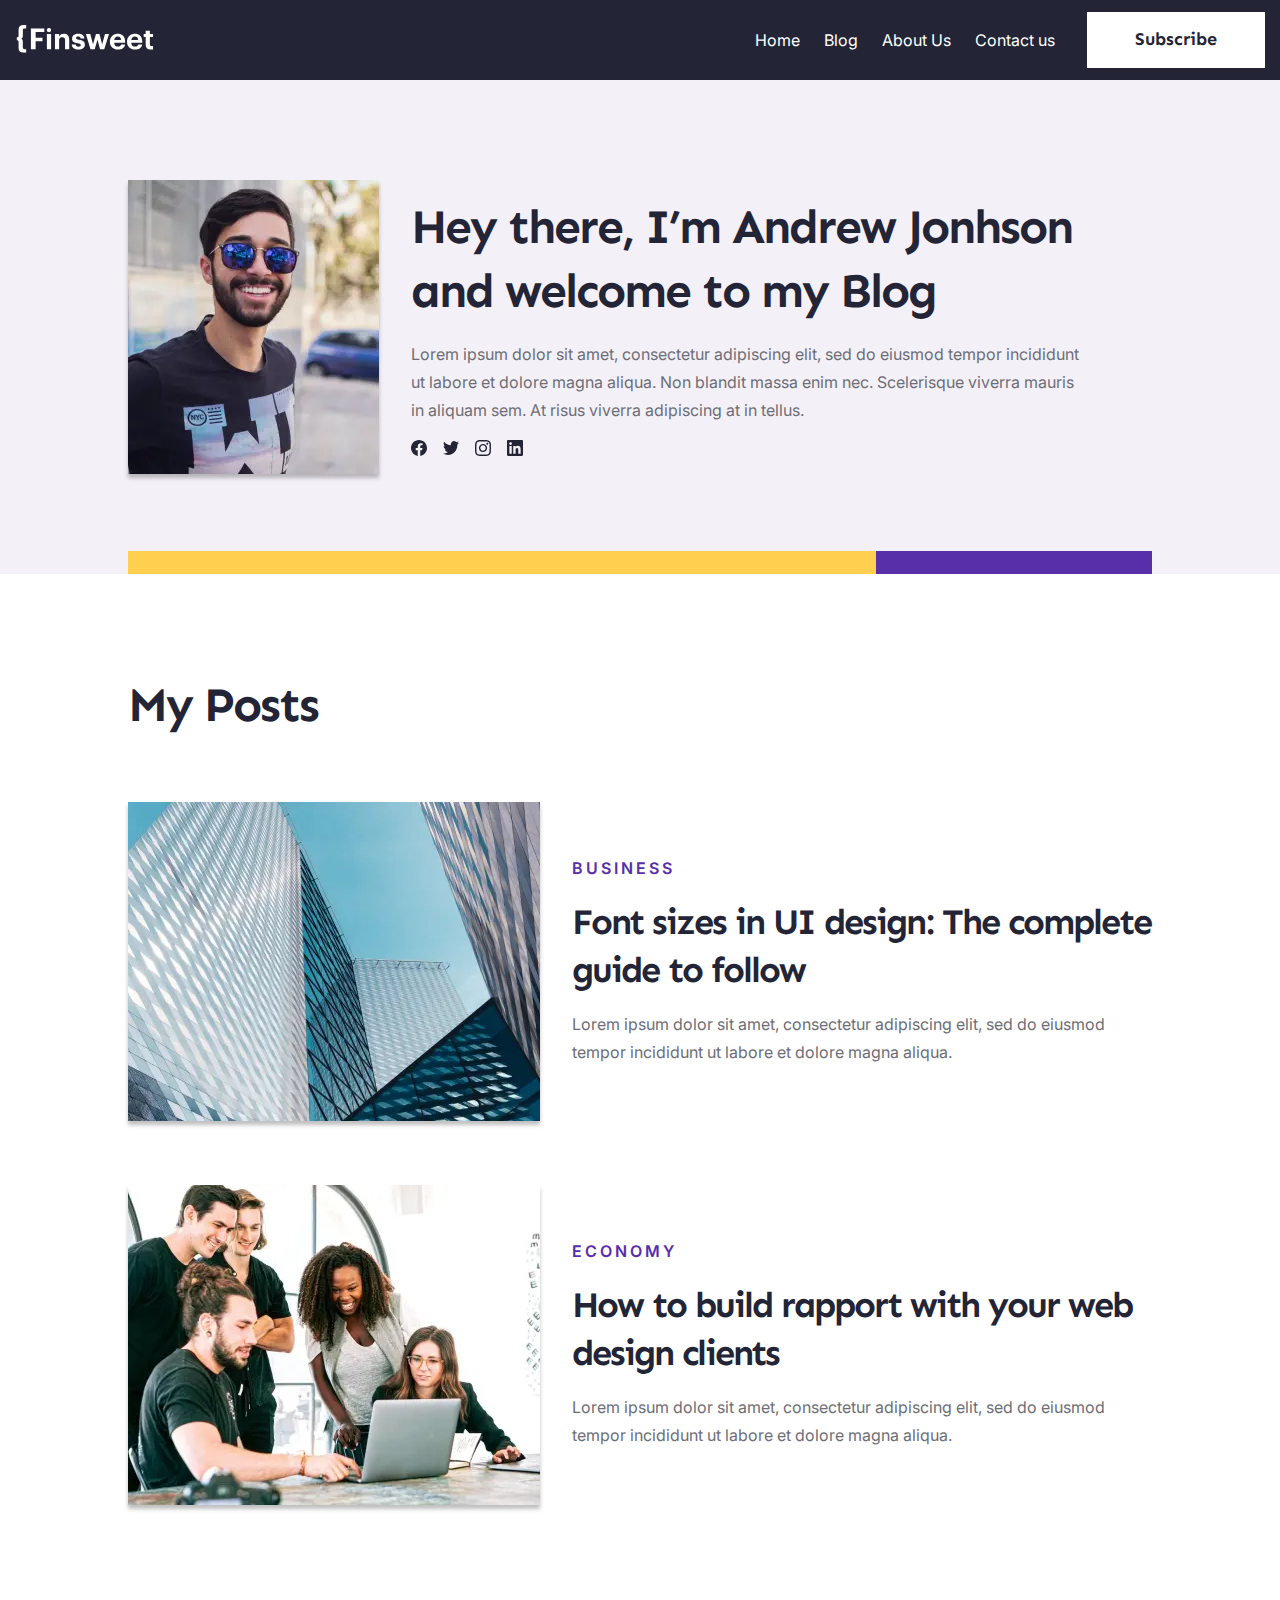
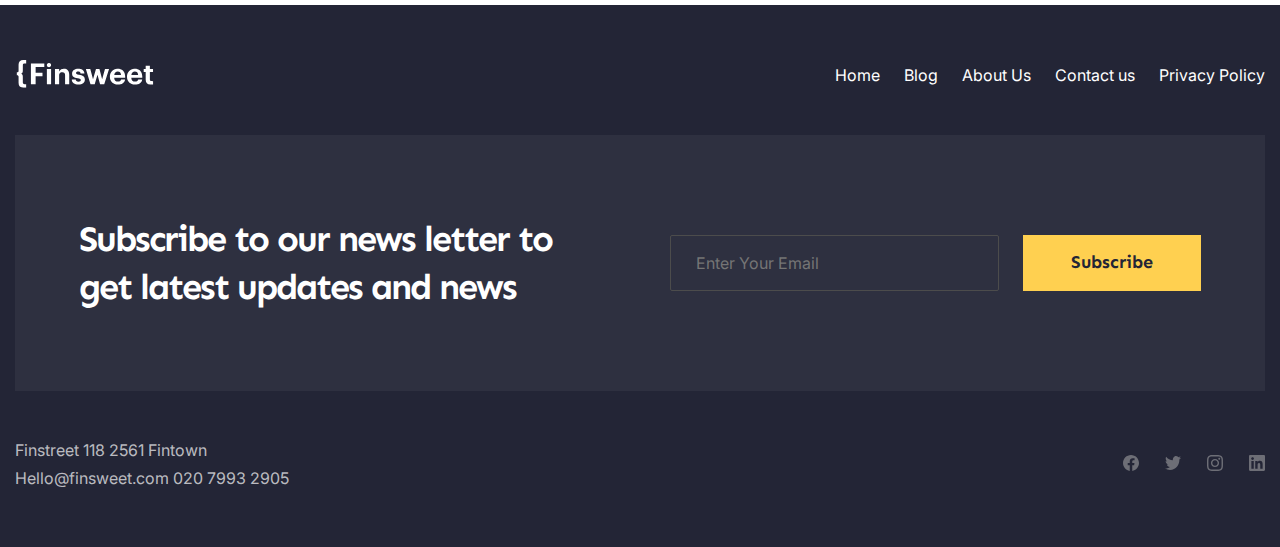
<file: author.html>
<!DOCTYPE html>
<html lang="en">

<head>
	<title>Author</title>
	<meta charset="UTF-8">
	<meta name="format-detection" content="telephone=no">
	<!-- <style>body{opacity: 0;}</style> -->
	<link rel="stylesheet" href="css/style.min.css?_v=20230719131052">
	<link rel="shortcut icon" href="favicon.ico">
	<!-- <meta name="robots" content="noindex, nofollow"> -->
	<meta name="viewport" content="width=device-width, initial-scale=1.0">
</head>

<body>
	<div class="wrapper">
		<header class="header">
			<div class="header__container">
				<a href="index.html" class="header__logo logo">
					<svg>
						<use xlink:href="img/icons/icons.svg#Logo"></use>
					</svg>
				</a>
				<div class="header__menu menu">
					<nav class="menu__body">
						<ul class="menu__list menu__list_open-menu">
							<li class="menu__item">
								<a href="index.html" class="menu__link">Home</a>
							</li>
							<li class="menu__item">
								<a href="blog.html" class="menu__link">Blog</a>
							</li>
							<li class="menu__item">
								<a href="about-us.html" class="menu__link">About Us</a>
							</li>
							<li class="menu__item">
								<a href="form-contact.html" class="menu__link">Contact us</a>
							</li>
						</ul>
					</nav>
				</div>
				<button type="button" data-popup="#popup" class="header__button button button_white">Subscribe</button>
				<button type="button" class="icon-menu"><span></span></button>
			</div>
		</header>
		<main class="author-page">
			<section class="author-page__main main-author">
				<div class="main-author__container">
					<div class="main-author__body">
						<div class="main-author__image">
							<picture><source data-srcset="img/authors/photo.webp" srcset="[data-uri]" type="image/webp"><img src="[data-uri]"  data-src="img/authors/photo.png" alt="Photo"></picture>
						</div>
						<div class="main-author__content">
							<h1 class="main-author__title title title_h1">Hey there, I’m Andrew Jonhson and welcome to my Blog
							</h1>
							<div class="main-author__text text">Lorem ipsum dolor sit amet, consectetur adipiscing elit, sed do
								eiusmod tempor incididunt ut labore et dolore magna aliqua. Non blandit massa enim nec.
								Scelerisque viverra mauris in aliquam sem. At risus viverra adipiscing at in tellus.</div>
							<div class="main-author__social social">
								<a href="https://www.facebook.com/" target="_blank" class="social__item item-social">
									<svg>
										<use xlink:href="img/icons/icons.svg#Facebook"></use>
									</svg>
								</a>
								<a href="https://twitter.com/" target="_blank" class="social__item item-social">
									<svg>
										<use xlink:href="img/icons/icons.svg#Twitter"></use>
									</svg>
								</a>
								<a href="https://www.instagram.com/" target="_blank" class="social__item item-social">
									<svg>
										<use xlink:href="img/icons/icons.svg#Instagram"></use>
									</svg>
								</a>
								<a href="https://www.linkedin.com/" target="_blank" class="social__item item-social">
									<svg>
										<use xlink:href="img/icons/icons.svg#LinkedIn"></use>
									</svg>
								</a>
							</div>
						</div>
						<div class="main-author__line color-line">
							<div class="color-line_yellow color-line_73"></div>
							<div class="color-line_purple color-line_27"></div>
						</div>
					</div>
				</div>
			</section>
			<section class="author-page__my-post my-post">
				<div class="my-post__container">
					<div class="my-post__body">
						<h2 class="my-post__title title title_h1">My Posts</h2>
						<div class="my-post__content">
							<article class="my-post__item post-item">
								<a href="blog-post.html" class="post-item__image post-item__image_author -ibg">
									<picture><source data-srcset="img/posts-block/stained-glass-high-rise-building.webp" srcset="[data-uri]" type="image/webp"><img src="[data-uri]"  data-src="img/posts-block/stained-glass-high-rise-building.png" alt="Image"></picture>
								</a>
								<div class="post-item__body post-item__body_author">
									<div class="post-item__content">
										<div class="post-item__tag tag">BUSINESS</div>
										<a href="blog-post.html" class="post-item__title title title_link">Font sizes in UI
											design: The complete
											guide to follow</a>
										<div class="post-item__text text">Lorem ipsum dolor sit amet, consectetur adipiscing elit,
											sed do eiusmod tempor incididunt ut labore et dolore magna aliqua.</div>
									</div>
								</div>
							</article>
							<article class="my-post__item post-item">
								<a href="blog-post.html" class="post-item__image post-item__image_author -ibg">
									<picture><source data-srcset="img/posts-block/man-in-black-crew-neck-t-shirt-sitting-beside-woman.webp" srcset="[data-uri]" type="image/webp"><img src="[data-uri]"  data-src="img/posts-block/man-in-black-crew-neck-t-shirt-sitting-beside-woman.png" alt="Image"></picture>
								</a>
								<div class="post-item__body post-item__body_author">
									<div class="post-item__content">
										<div class="post-item__tag tag">ECONOMY</div>
										<a href="blog-post.html" class="post-item__title title title_link">How to build rapport
											with your web
											design clients</a>
										<div class="post-item__text text">Lorem ipsum dolor sit amet, consectetur adipiscing elit,
											sed do eiusmod tempor incididunt ut labore et dolore magna aliqua.</div>
									</div>
								</div>
							</article>
						</div>
					</div>
				</div>
			</section>
		</main>
		<footer class="footer">
			<div class="footer__container">
				<div class="footer__top top-footer">
					<a href="index.html" class="top-footer__logo logo">
						<svg>
							<use xlink:href="img/icons/icons.svg#Logo"></use>
						</svg>
					</a>
					<nav class="top-footer__menu menu">
						<ul class="menu__list">
							<li class="menu__item">
								<a href="index.html" class="menu__link">Home</a>
							</li>
							<li class="menu__item">
								<a href="blog.html" class="menu__link">Blog</a>
							</li>
							<li class="menu__item">
								<a href="about-us.html" class="menu__link">About Us</a>
							</li>
							<li class="menu__item">
								<a href="form-contact.html" class="menu__link">Contact us</a>
							</li>
							<li class="menu__item">
								<a href="privacy-policy.html" class="menu__link">Privacy Policy</a>
							</li>
						</ul>
					</nav>
				</div>
				<div class="footer__body body-footer">
					<h2 class="body-footer__title title title_h2">Subscribe to our news letter to get latest updates and news</h2>
					<form action="#" class="body-footer__email-form email-form">
						<input type="text" name="email" class="email-form__input input" data-validate data-required="email" placeholder="Enter Your Email">
						<button type="submit" class="email-form__button button">Subscribe</button>
					</form>
				</div>
				<div class="footer__bottom bottom-footer">
					<address class="bottom-footer__info">
						<a href="https://goo.gl/maps/j5Xbpezn2LspwSeC6" target="_blank">Finstreet 118 2561 Fintown</a><br>
						<a href="mailto:Hello@finsweet.com">Hello@finsweet.com</a>
						<a href="tel:02079932905">020 7993 2905</a>
					</address>
					<div class="bottom-footer__social">
						<a href="https://www.facebook.com/" target="_blank" class="bottom-footer__item item-social item-social_grey">
							<svg>
								<use xlink:href="img/icons/icons.svg#Facebook"></use>
							</svg>
						</a>
						<a href="https://twitter.com/" target="_blank" class="bottom-footer__item item-social item-social_grey">
							<svg>
								<use xlink:href="img/icons/icons.svg#Twitter"></use>
							</svg>
						</a>
						<a href="https://www.instagram.com/" target="_blank" class="bottom-footer__item item-social item-social_grey">
							<svg>
								<use xlink:href="img/icons/icons.svg#Instagram"></use>
							</svg>
						</a>
						<a href="https://www.linkedin.com/" target="_blank" class="bottom-footer__item item-social item-social_grey">
							<svg>
								<use xlink:href="img/icons/icons.svg#LinkedIn"></use>
							</svg>
						</a>
					</div>
				</div>
			</div>
		</footer>
	</div>
	<div id="popup" aria-hidden="true" class="popup">
		<div class="popup__wrapper">
			<div class="popup__content">
				<button data-close type="button" class="popup__close">✖</button>
				<div class="popup__body">
					<h2 class="popup__title title">Subscribe to our news letter to get latest updates and news
					</h2>
					<form action="#" class="popup__email-form email-form">
						<input type="text" name="email" class="email-form__input input" data-validate data-required="email" placeholder="Enter Your Email">
						<button type="submit" class="email-form__button button">Subscribe</button>
					</form>
				</div>
			</div>
		</div>
	</div>
	<script src="js/app.min.js?_v=20230719131052"></script>
</body>

</html>
</file>
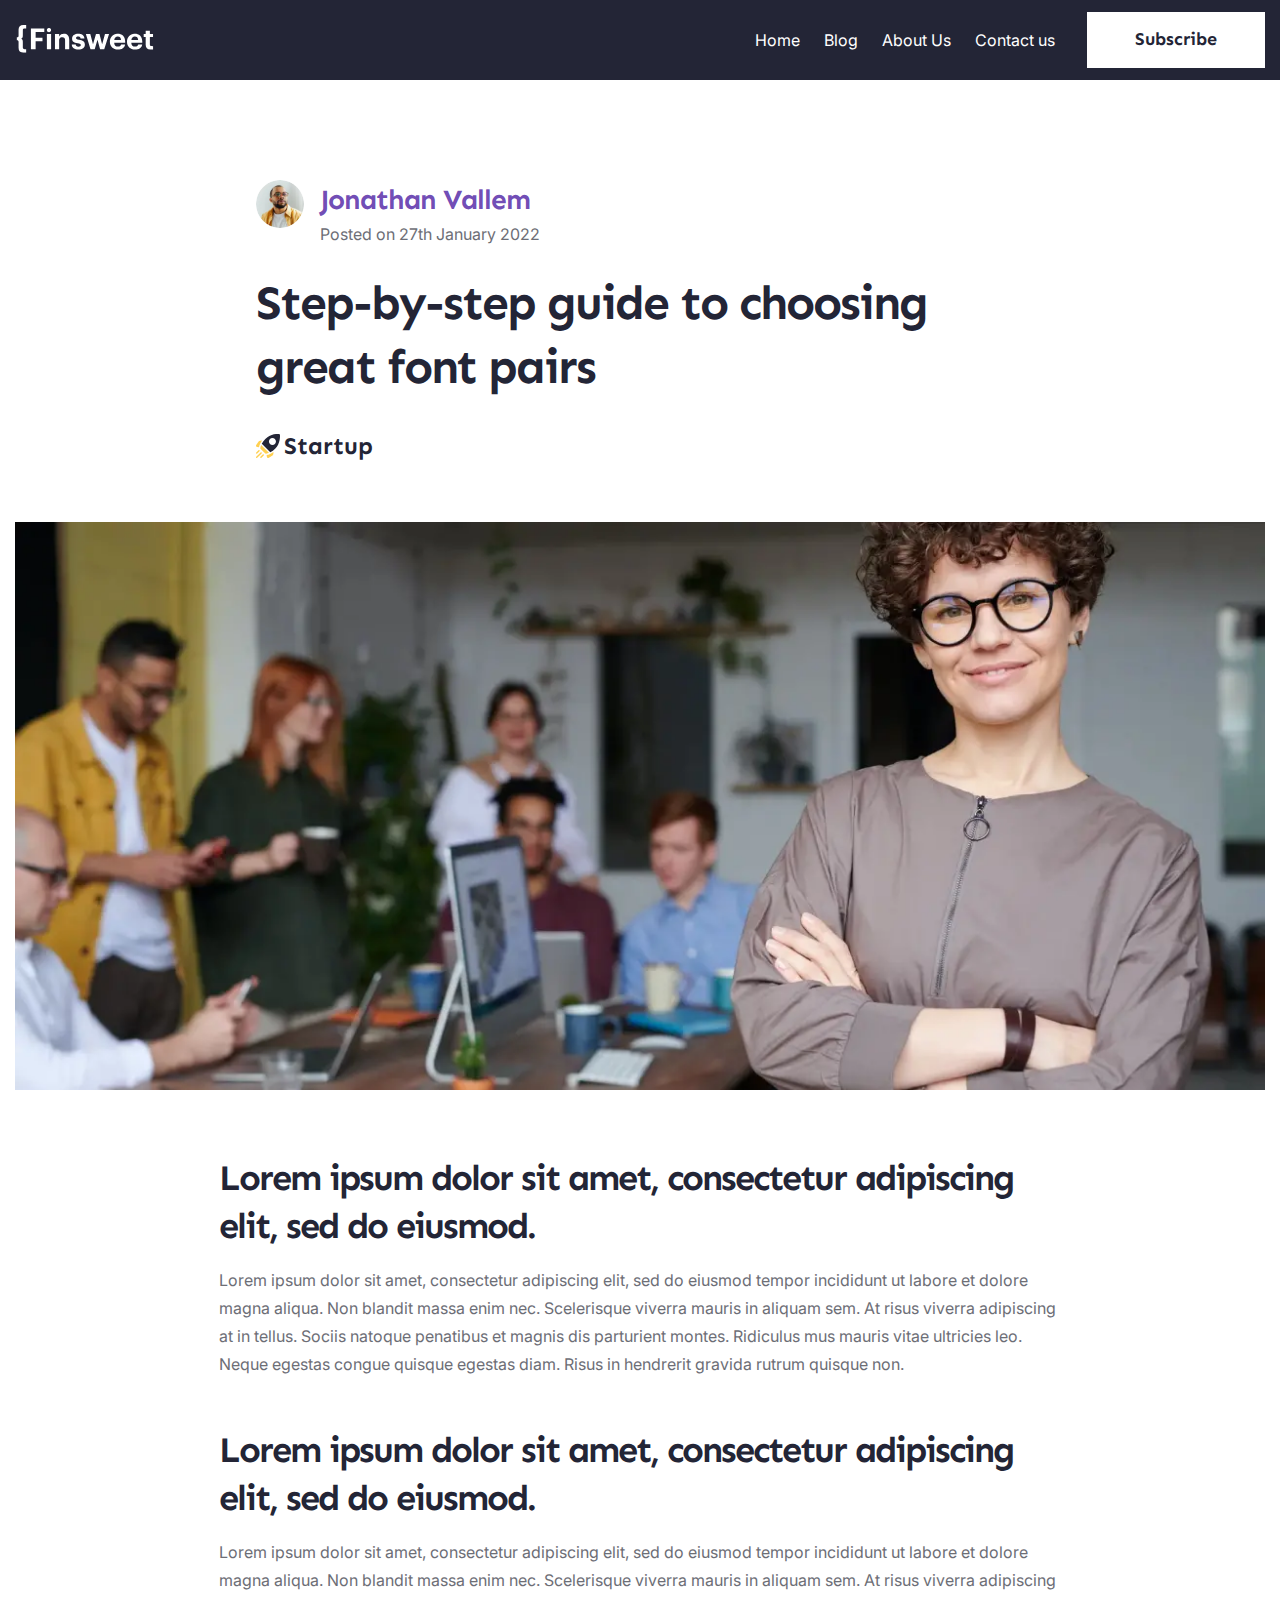
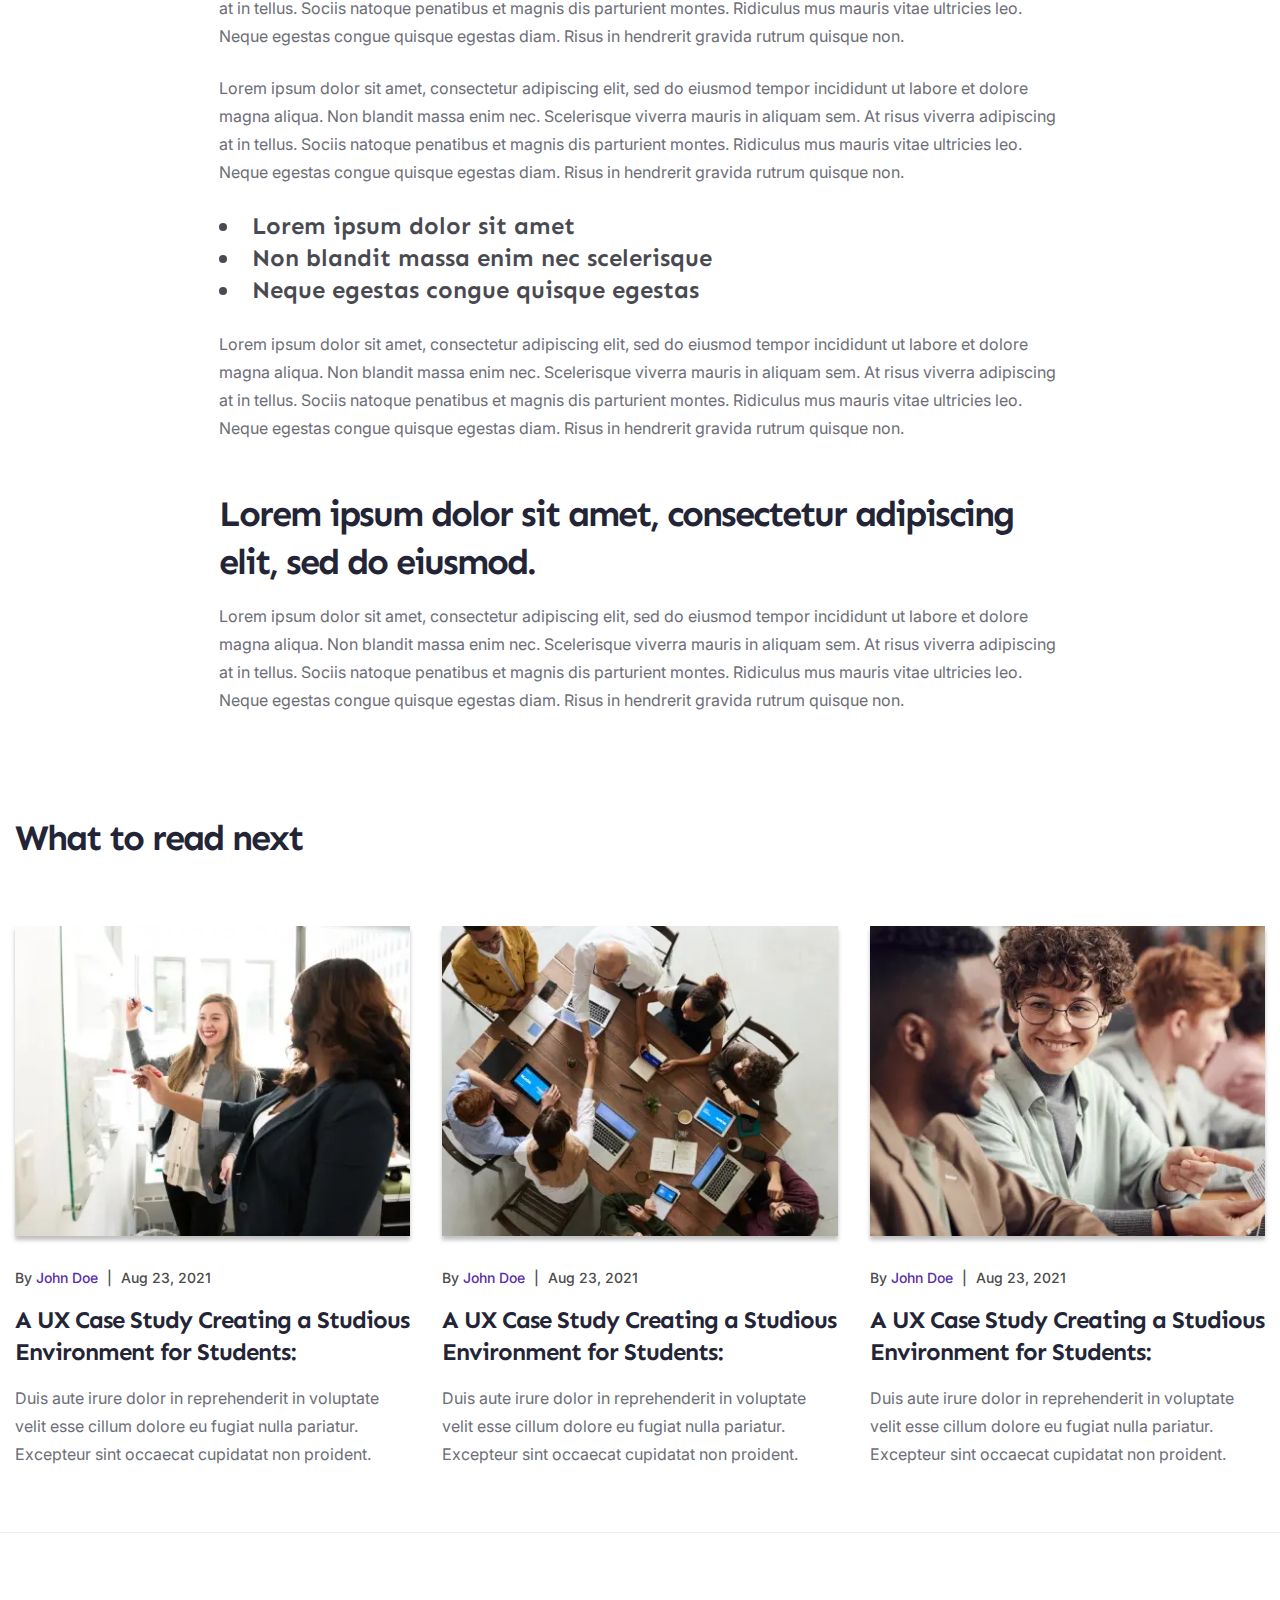
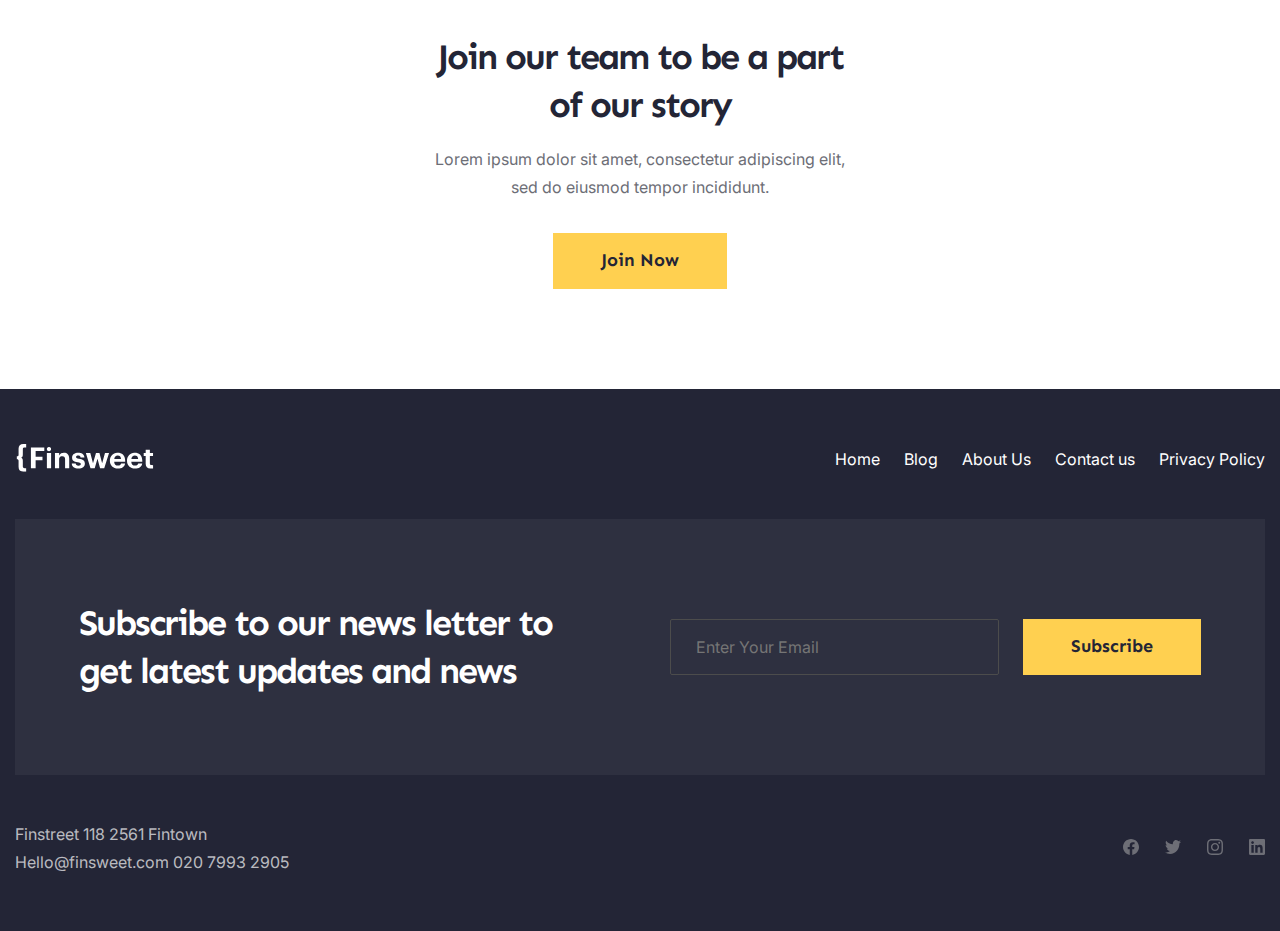
<file: blog-post.html>
<!DOCTYPE html>
<html lang="en">

<head>
	<title>BlogPost</title>
	<meta charset="UTF-8">
	<meta name="format-detection" content="telephone=no">
	<!-- <style>body{opacity: 0;}</style> -->
	<link rel="stylesheet" href="css/style.min.css?_v=20230719131052">
	<link rel="shortcut icon" href="favicon.ico">
	<!-- <meta name="robots" content="noindex, nofollow"> -->
	<meta name="viewport" content="width=device-width, initial-scale=1.0">
</head>

<body>
	<div class="wrapper">
		<header class="header">
			<div class="header__container">
				<a href="index.html" class="header__logo logo">
					<svg>
						<use xlink:href="img/icons/icons.svg#Logo"></use>
					</svg>
				</a>
				<div class="header__menu menu">
					<nav class="menu__body">
						<ul class="menu__list menu__list_open-menu">
							<li class="menu__item">
								<a href="index.html" class="menu__link">Home</a>
							</li>
							<li class="menu__item">
								<a href="blog.html" class="menu__link">Blog</a>
							</li>
							<li class="menu__item">
								<a href="about-us.html" class="menu__link">About Us</a>
							</li>
							<li class="menu__item">
								<a href="form-contact.html" class="menu__link">Contact us</a>
							</li>
						</ul>
					</nav>
				</div>
				<button type="button" data-popup="#popup" class="header__button button button_white">Subscribe</button>
				<button type="button" class="icon-menu"><span></span></button>
			</div>
		</header>
		<main class="post-page">
			<article class="post-page__blog-post blog-post">
				<div class="blog-post__container">
					<div class="blog-post__header">
						<div class="blog-post__author author">
							<a href="author.html" class="author__icon">
								<picture><source srcset="img/authors/01.webp" type="image/webp"><img src="img/authors/01.jpg" alt="Icon"></picture>
							</a>
							<div class="author__info">
								<a href="author.html" class="author__name author__name_purple title title_h3 title_link">Jonathan
									Vallem</a>
								<div class="author__data text">Posted on 27th January 2022</div>
							</div>
						</div>
						<h1 class="blog-post__title title title_h1">Step-by-step guide to choosing great font pairs</h1>
						<a href="business-category.html" class="blog-post__category">
							<img class="blog-post__category-icon" src="img/category-icons/startup_small.svg" alt="Icon">
							<span class="blog-post__category-name">Startup</span>
						</a>
					</div>
					<div class="blog-post__image">
						<picture><source data-srcset="img/blog-post/photo-of-woman-wearing-eyeglasses.webp" srcset="[data-uri]" type="image/webp"><img src="[data-uri]"  data-src="img/blog-post/photo-of-woman-wearing-eyeglasses.jpg" alt="Image"></picture>
					</div>
					<div class="blog-post__body">
						<div class="blog-post__content content-block">
							<h2 class="content-block__title title title_h2">Lorem ipsum dolor sit amet, consectetur adipiscing
								elit, sed do eiusmod.</h2>
							<div class="content-block__text text">
								<p>
									Lorem ipsum dolor sit amet, consectetur adipiscing elit, sed do eiusmod tempor incididunt ut
									labore et dolore magna aliqua. Non blandit massa enim nec. Scelerisque viverra mauris in
									aliquam sem. At risus viverra adipiscing at in tellus. Sociis natoque penatibus et magnis dis
									parturient montes. Ridiculus mus mauris vitae ultricies leo. Neque egestas congue quisque
									egestas diam. Risus in hendrerit gravida rutrum quisque non.
								</p>
							</div>
						</div>
						<div class="blog-post__content content-block">
							<h2 class="content-block__title title title_h2">Lorem ipsum dolor sit amet, consectetur adipiscing
								elit, sed do eiusmod.</h2>
							<div class="content-block__text text">
								<p>
									Lorem ipsum dolor sit amet, consectetur adipiscing elit, sed do eiusmod tempor incididunt ut
									labore et dolore magna aliqua. Non blandit massa enim nec. Scelerisque viverra mauris in
									aliquam sem. At risus viverra adipiscing at in tellus. Sociis natoque penatibus et magnis dis
									parturient montes. Ridiculus mus mauris vitae ultricies leo. Neque egestas congue quisque
									egestas diam. Risus in hendrerit gravida rutrum quisque non.
								</p>
								<p>
									Lorem ipsum dolor sit amet, consectetur adipiscing elit, sed do eiusmod tempor incididunt ut
									labore et dolore magna aliqua. Non blandit massa enim nec. Scelerisque viverra mauris in
									aliquam sem. At risus viverra adipiscing at in tellus. Sociis natoque penatibus et magnis dis
									parturient montes. Ridiculus mus mauris vitae ultricies leo. Neque egestas congue quisque
									egestas diam. Risus in hendrerit gravida rutrum quisque non.
								</p>
								<ul class="list">
									<li class="list__item">Lorem ipsum dolor sit amet</li>
									<li class="list__item">Non blandit massa enim nec scelerisque</li>
									<li class="list__item">Neque egestas congue quisque egestas</li>
								</ul>
								<p>
									Lorem ipsum dolor sit amet, consectetur adipiscing elit, sed do eiusmod tempor incididunt ut
									labore et dolore magna aliqua. Non blandit massa enim nec. Scelerisque viverra mauris in
									aliquam sem. At risus viverra adipiscing at in tellus. Sociis natoque penatibus et magnis dis
									parturient montes. Ridiculus mus mauris vitae ultricies leo. Neque egestas congue quisque
									egestas diam. Risus in hendrerit gravida rutrum quisque non.
								</p>
							</div>
						</div>
						<div class="blog-post__content content-block">
							<h2 class="content-block__title title title_h2">Lorem ipsum dolor sit amet, consectetur adipiscing
								elit, sed do eiusmod.</h2>
							<div class="content-block__text text">
								<p>
									Lorem ipsum dolor sit amet, consectetur adipiscing elit, sed do eiusmod tempor incididunt ut
									labore et dolore magna aliqua. Non blandit massa enim nec. Scelerisque viverra mauris in
									aliquam sem. At risus viverra adipiscing at in tellus. Sociis natoque penatibus et magnis dis
									parturient montes. Ridiculus mus mauris vitae ultricies leo. Neque egestas congue quisque
									egestas diam. Risus in hendrerit gravida rutrum quisque non.
								</p>
							</div>
						</div>
					</div>
				</div>
			</article>
			<section class="post-page__recommendation recommendation">
				<div class="recommendation__container">
					<h2 class="recommendation__title title title_h2">What to read next</h2>
					<div class="recommendation__body items-block">
						<div class="recommendation__column">
							<div class="recommendation__item item-recommendation">
								<a href="blog-post.html" class="item-recommendation__image -ibg">
									<picture><source data-srcset="img/posts-block/two-women.webp" srcset="[data-uri]" type="image/webp"><img src="[data-uri]"  data-src="img/posts-block/two-women.jpg" alt="Image"></picture>
								</a>
								<div class="item-recommendation__content">
									<div class="item-recommendation__info info">By <a href="author.html">John Doe</a>
										<span>|</span> Aug 23,
										2021
									</div>
									<a href="blog-post.html" class="item-recommendation__title title title_link">A UX Case Study
										Creating a
										Studious
										Environment for Students: </a>
									<div class="item-recommendation__text text">
										<p>
											Duis aute irure dolor in reprehenderit in voluptate velit esse cillum dolore eu fugiat
											nulla pariatur. Excepteur sint occaecat cupidatat non proident.
										</p>
									</div>
								</div>
							</div>
						</div>
						<div class="recommendation__column">
							<div class="recommendation__item item-recommendation">
								<a href="blog-post.html" class="item-recommendation__image -ibg">
									<picture><source data-srcset="img/posts-block/photo-of-people.webp" srcset="[data-uri]" type="image/webp"><img src="[data-uri]"  data-src="img/posts-block/photo-of-people.jpg" alt="Image"></picture>
								</a>
								<div class="item-recommendation__content">
									<div class="item-recommendation__info info">By <a href="author.html">John Doe</a>
										<span>|</span> Aug 23,
										2021
									</div>
									<a href="blog-post.html" class="item-recommendation__title title title_link">A UX Case Study
										Creating a
										Studious
										Environment for Students: </a>
									<div class="item-recommendation__text text">
										<p>
											Duis aute irure dolor in reprehenderit in voluptate velit esse cillum dolore eu fugiat
											nulla pariatur. Excepteur sint occaecat cupidatat non proident.
										</p>
									</div>
								</div>
							</div>
						</div>
						<div class="recommendation__column">
							<div class="recommendation__item item-recommendation">
								<a href="blog-post.html" class="item-recommendation__image -ibg">
									<picture><source data-srcset="img/posts-block/photo-of-woman-looking-at-man.webp" srcset="[data-uri]" type="image/webp"><img src="[data-uri]"  data-src="img/posts-block/photo-of-woman-looking-at-man.jpg" alt="Image"></picture>
								</a>
								<div class="item-recommendation__content">
									<div class="item-recommendation__info info">By <a href="author.html">John Doe</a>
										<span>|</span> Aug 23,
										2021
									</div>
									<a href="blog-post.html" class="item-recommendation__title title title_link">A UX Case Study
										Creating a
										Studious
										Environment for Students: </a>
									<div class="item-recommendation__text text">
										<p>
											Duis aute irure dolor in reprehenderit in voluptate velit esse cillum dolore eu fugiat
											nulla pariatur. Excepteur sint occaecat cupidatat non proident.
										</p>
									</div>
								</div>
							</div>
						</div>
					</div>
				</div>
			</section>
			<section class="page__join join">
				<div class="join__container">
					<div class="join__content content-block">
						<h2 class="content-block__title title title_h2">Join our team to be a part of our story</h2>
						<div class="content-block__text text">
							<p>
								Lorem ipsum dolor sit amet, consectetur adipiscing elit, sed do eiusmod tempor incididunt.
							</p>
						</div>
						<div class="content-block__action action action_center"><a href="form-contact.html" class="button">Join Now</a></div>
					</div>
				</div>
			</section>
		</main>
		<footer class="footer">
			<div class="footer__container">
				<div class="footer__top top-footer">
					<a href="index.html" class="top-footer__logo logo">
						<svg>
							<use xlink:href="img/icons/icons.svg#Logo"></use>
						</svg>
					</a>
					<nav class="top-footer__menu menu">
						<ul class="menu__list">
							<li class="menu__item">
								<a href="index.html" class="menu__link">Home</a>
							</li>
							<li class="menu__item">
								<a href="blog.html" class="menu__link">Blog</a>
							</li>
							<li class="menu__item">
								<a href="about-us.html" class="menu__link">About Us</a>
							</li>
							<li class="menu__item">
								<a href="form-contact.html" class="menu__link">Contact us</a>
							</li>
							<li class="menu__item">
								<a href="privacy-policy.html" class="menu__link">Privacy Policy</a>
							</li>
						</ul>
					</nav>
				</div>
				<div class="footer__body body-footer">
					<h2 class="body-footer__title title title_h2">Subscribe to our news letter to get latest updates and news</h2>
					<form action="#" class="body-footer__email-form email-form">
						<input type="text" name="email" class="email-form__input input" data-validate data-required="email" placeholder="Enter Your Email">
						<button type="submit" class="email-form__button button">Subscribe</button>
					</form>
				</div>
				<div class="footer__bottom bottom-footer">
					<address class="bottom-footer__info">
						<a href="https://goo.gl/maps/j5Xbpezn2LspwSeC6" target="_blank">Finstreet 118 2561 Fintown</a><br>
						<a href="mailto:Hello@finsweet.com">Hello@finsweet.com</a>
						<a href="tel:02079932905">020 7993 2905</a>
					</address>
					<div class="bottom-footer__social">
						<a href="https://www.facebook.com/" target="_blank" class="bottom-footer__item item-social item-social_grey">
							<svg>
								<use xlink:href="img/icons/icons.svg#Facebook"></use>
							</svg>
						</a>
						<a href="https://twitter.com/" target="_blank" class="bottom-footer__item item-social item-social_grey">
							<svg>
								<use xlink:href="img/icons/icons.svg#Twitter"></use>
							</svg>
						</a>
						<a href="https://www.instagram.com/" target="_blank" class="bottom-footer__item item-social item-social_grey">
							<svg>
								<use xlink:href="img/icons/icons.svg#Instagram"></use>
							</svg>
						</a>
						<a href="https://www.linkedin.com/" target="_blank" class="bottom-footer__item item-social item-social_grey">
							<svg>
								<use xlink:href="img/icons/icons.svg#LinkedIn"></use>
							</svg>
						</a>
					</div>
				</div>
			</div>
		</footer>
	</div>
	<div id="popup" aria-hidden="true" class="popup">
		<div class="popup__wrapper">
			<div class="popup__content">
				<button data-close type="button" class="popup__close">✖</button>
				<div class="popup__body">
					<h2 class="popup__title title">Subscribe to our news letter to get latest updates and news
					</h2>
					<form action="#" class="popup__email-form email-form">
						<input type="text" name="email" class="email-form__input input" data-validate data-required="email" placeholder="Enter Your Email">
						<button type="submit" class="email-form__button button">Subscribe</button>
					</form>
				</div>
			</div>
		</div>
	</div>
	<script src="js/app.min.js?_v=20230719131052"></script>
</body>

</html>
</file>
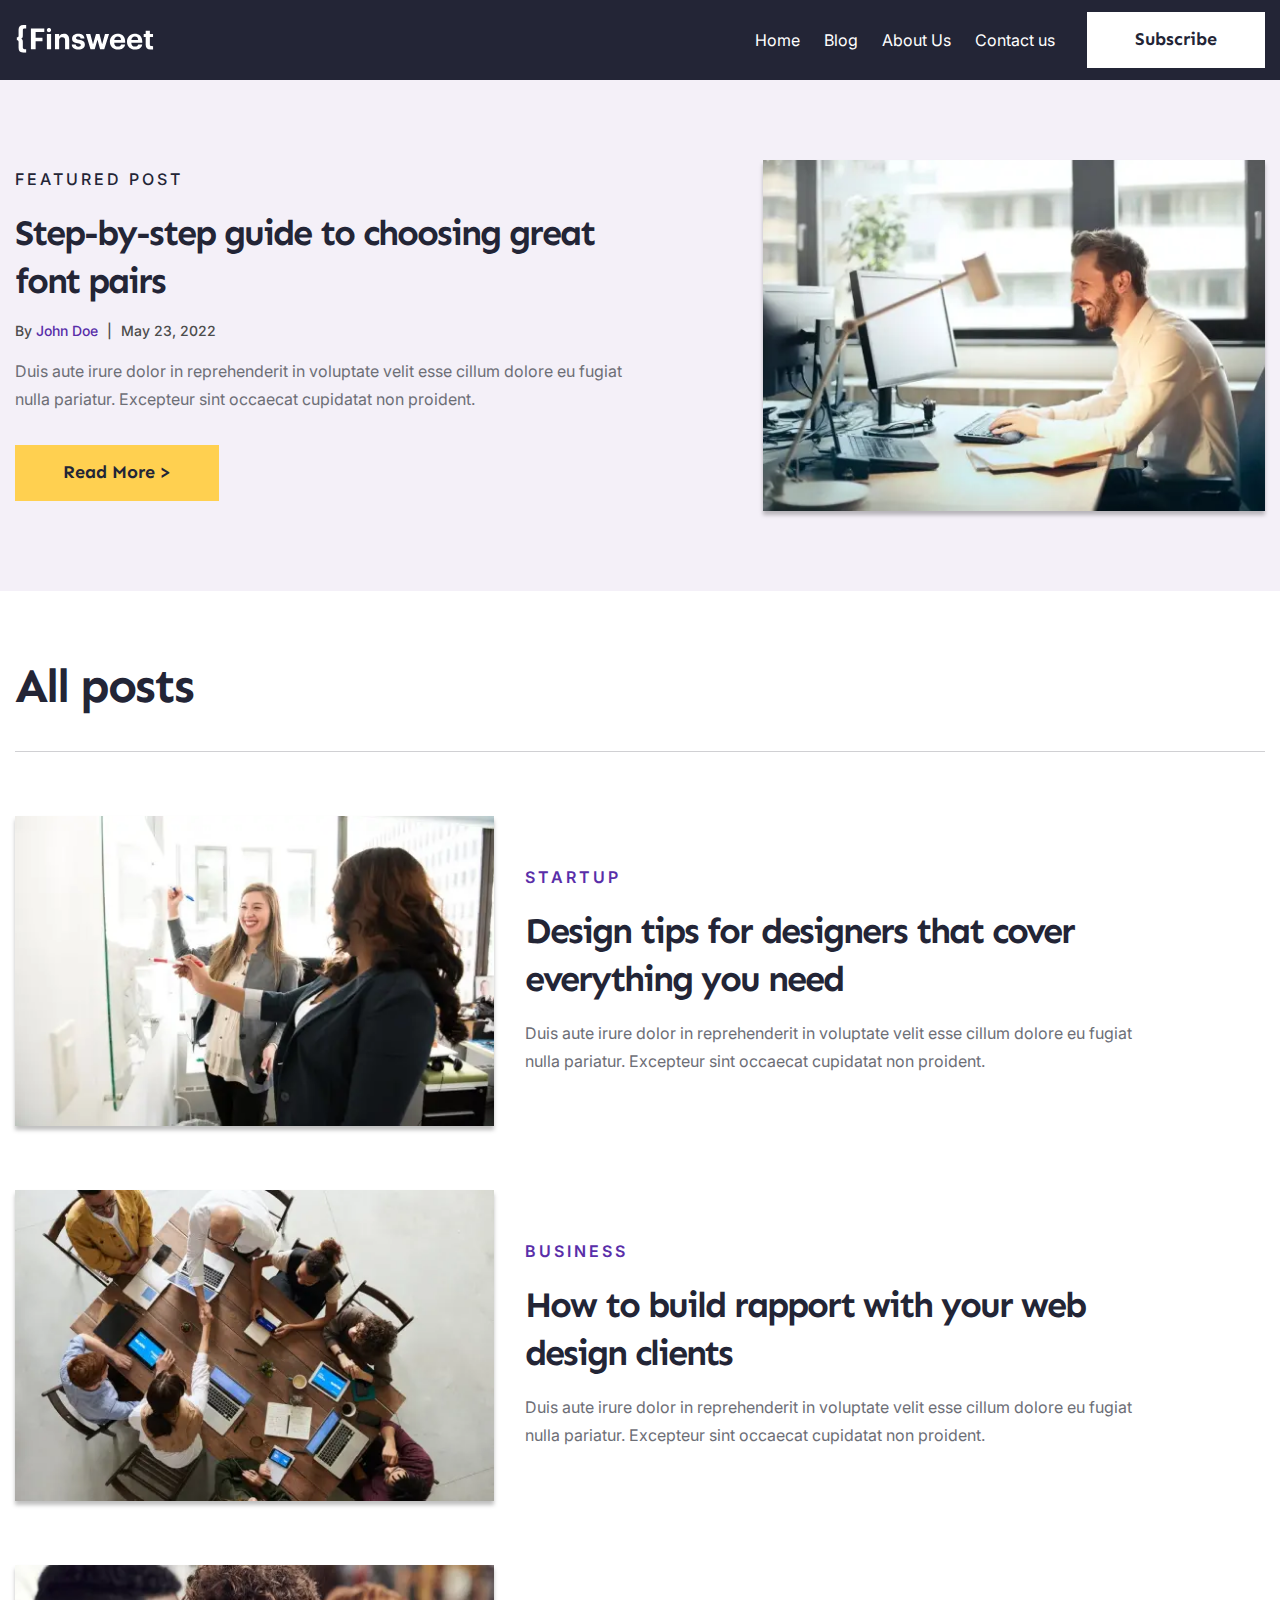
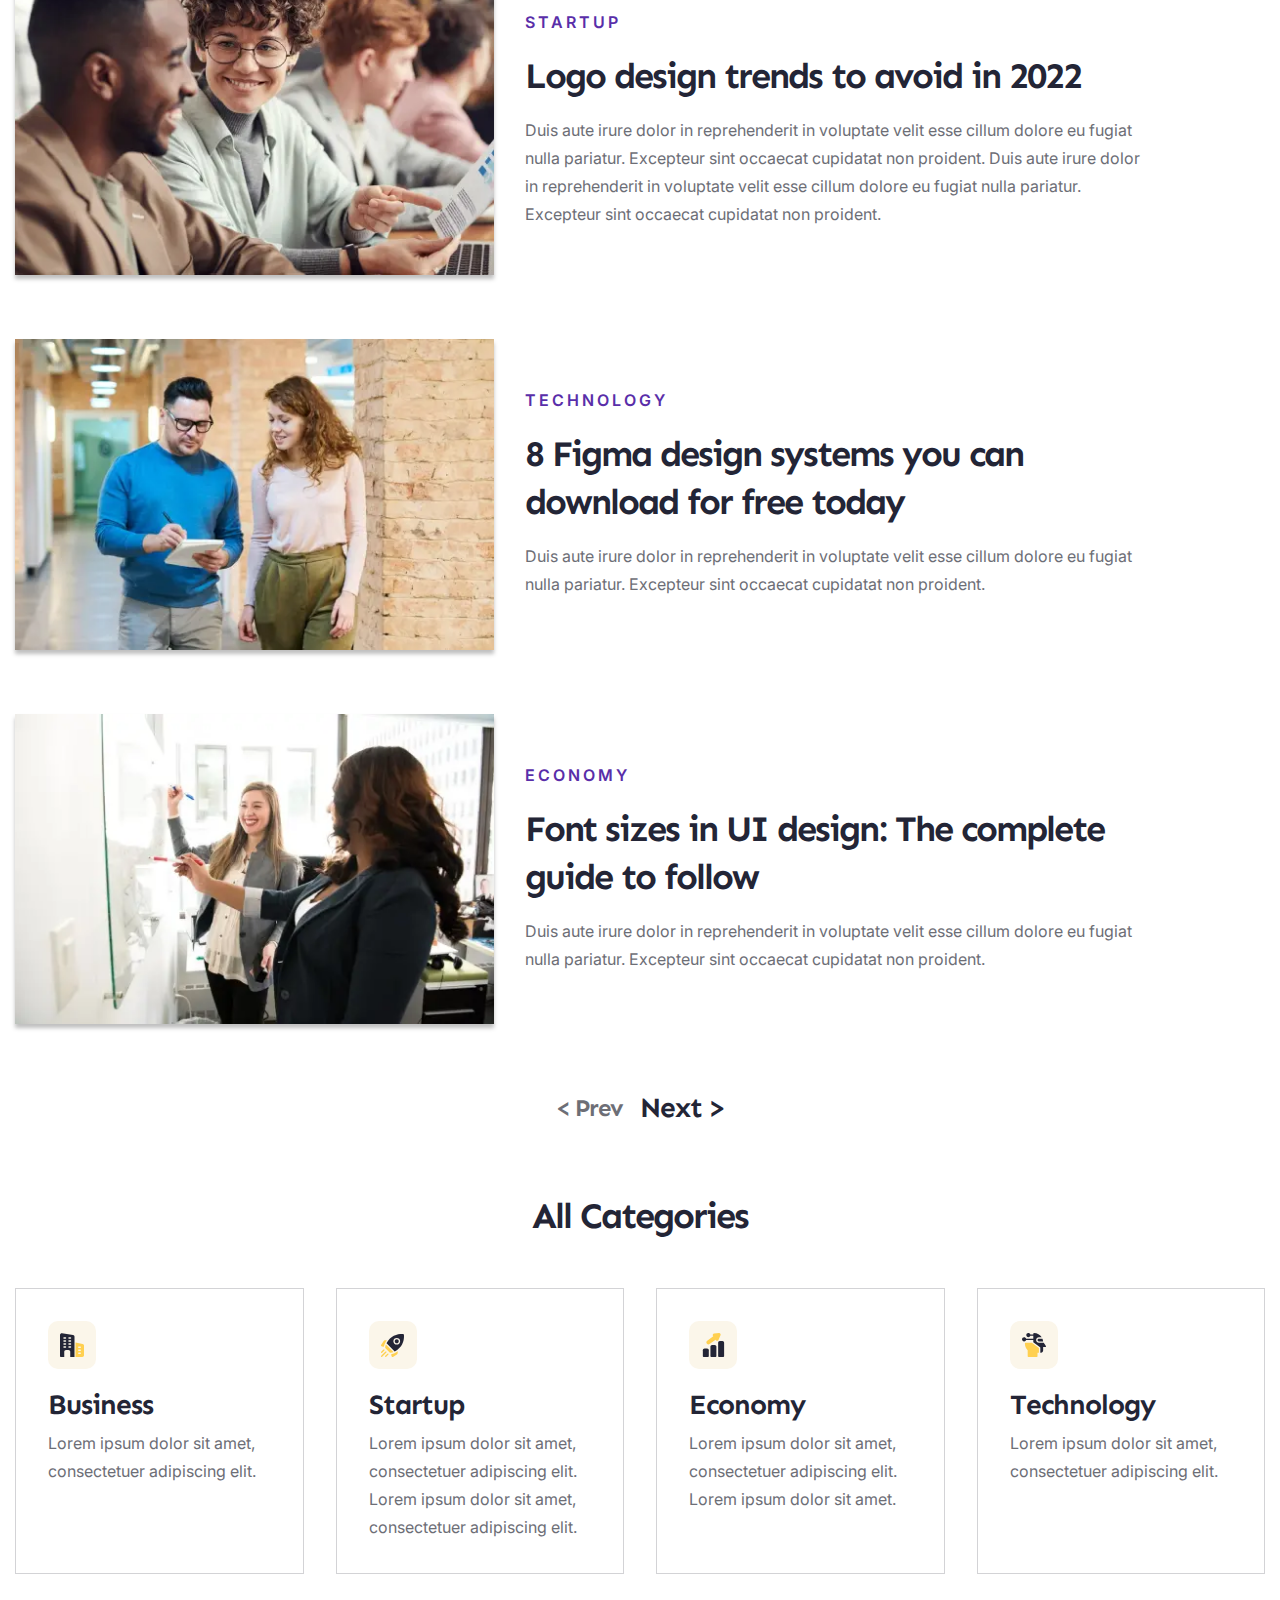
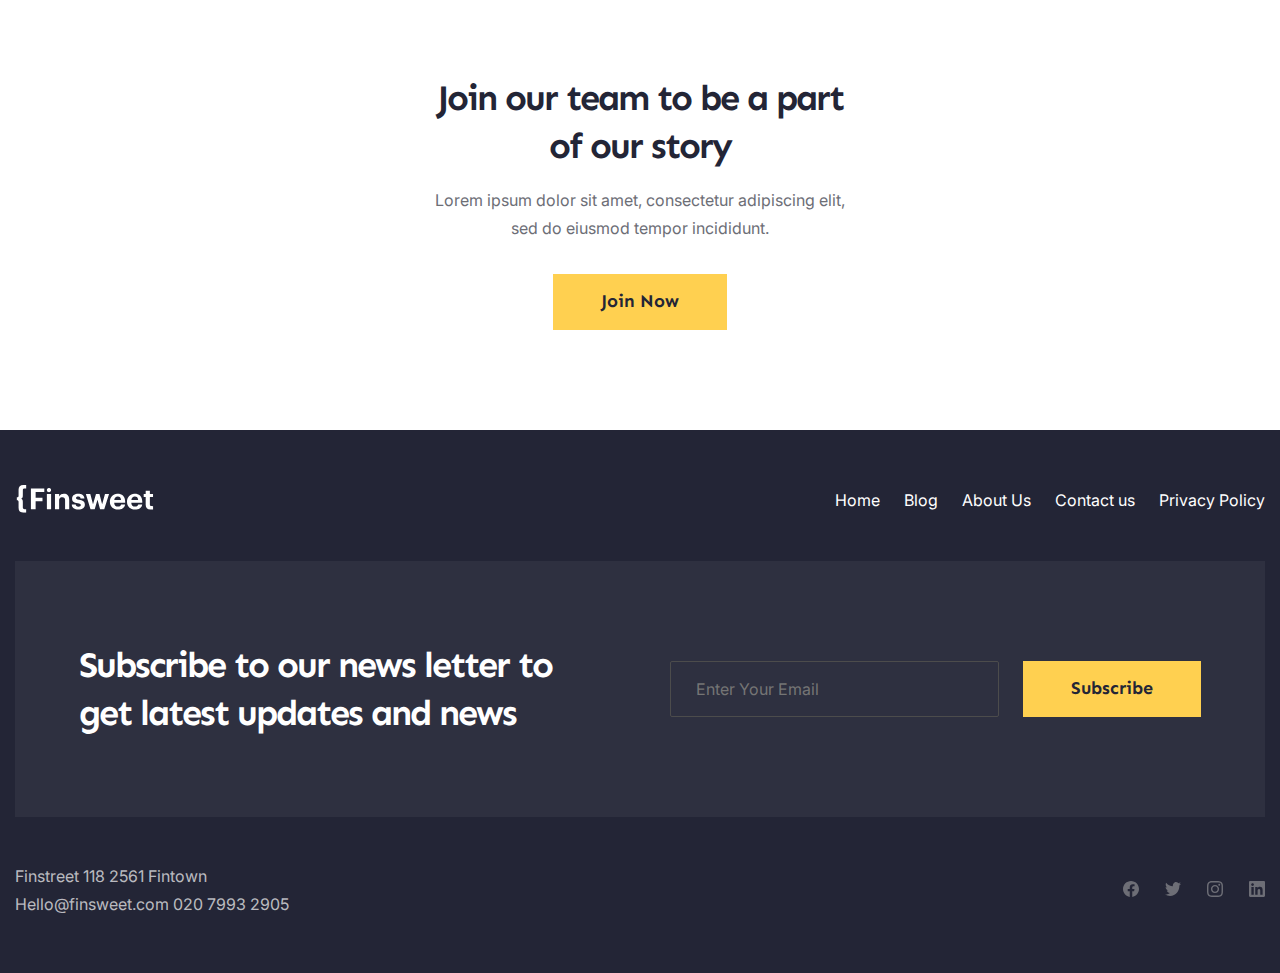
<file: blog.html>
<!DOCTYPE html>
<html lang="en">

<head>
	<title>Blog</title>
	<meta charset="UTF-8">
	<meta name="format-detection" content="telephone=no">
	<!-- <style>body{opacity: 0;}</style> -->
	<link rel="stylesheet" href="css/style.min.css?_v=20230719131052">
	<link rel="shortcut icon" href="favicon.ico">
	<!-- <meta name="robots" content="noindex, nofollow"> -->
	<meta name="viewport" content="width=device-width, initial-scale=1.0">
</head>

<body>
	<div class="wrapper">
		<header class="header">
			<div class="header__container">
				<a href="index.html" class="header__logo logo">
					<svg>
						<use xlink:href="img/icons/icons.svg#Logo"></use>
					</svg>
				</a>
				<div class="header__menu menu">
					<nav class="menu__body">
						<ul class="menu__list menu__list_open-menu">
							<li class="menu__item">
								<a href="index.html" class="menu__link">Home</a>
							</li>
							<li class="menu__item">
								<a href="blog.html" class="menu__link">Blog</a>
							</li>
							<li class="menu__item">
								<a href="about-us.html" class="menu__link">About Us</a>
							</li>
							<li class="menu__item">
								<a href="form-contact.html" class="menu__link">Contact us</a>
							</li>
						</ul>
					</nav>
				</div>
				<button type="button" data-popup="#popup" class="header__button button button_white">Subscribe</button>
				<button type="button" class="icon-menu"><span></span></button>
			</div>
		</header>
		<main class="blog-page">
			<section class="blog-page__featured-block featured-block">
				<article class="featured-block__post">
					<div class="featured-block__container">
						<div class="featured-block__body">
							<div class="featured-block__content content-block">
								<div class="content-block__tag tag tag_black tag_fw500">Featured Post</div>
								<h2 class="content-block__title title title_h2">Step-by-step guide to choosing great font pairs
								</h2>
								<div class="content-block__info info">By <a href="author.html">John Doe</a> <span>|</span> May
									23,
									2022 </div>
								<div class="content-block__text text">
									<p>Duis aute irure dolor in reprehenderit in voluptate velit esse cillum dolore eu fugiat
										nulla
										pariatur. Excepteur sint occaecat cupidatat non proident.</p>
								</div>
								<div class="content-block__action action"><a href="blog-post.html" class="button">Read More
										&gt;</a></div>
							</div>
						</div>
						<div class="featured-block__image -ibg">
							<picture><source data-srcset="img/featured-block/man-in-white-dress.webp" srcset="[data-uri]" type="image/webp"><img src="[data-uri]"  data-src="img/featured-block/man-in-white-dress.jpg" alt="Image"></picture>
						</div>
					</div>
				</article>
			</section>
			<section id="allPosts" class="blog-page__posts-block posts-block">
				<div class="posts-block__container">
					<h1 class="posts-block__title title title_h1">All posts</h1>
					<div class="posts-block__content">
						<article class="posts-block__item post-item">
							<a href="blog-post.html" class="post-item__image -ibg">
								<picture><source data-srcset="img/posts-block/two-women.webp" srcset="[data-uri]" type="image/webp"><img src="[data-uri]"  data-src="img/posts-block/two-women.jpg" alt="Image"></picture>
							</a>
							<div class="post-item__body">
								<div class="post-item__content">
									<div class="post-item__tag tag">Startup</div>
									<a href="blog-post.html" class="post-item__title title title_link">Design tips for designers
										that cover
										everything you need</a>
									<div class="post-item__text text">Duis aute irure dolor in reprehenderit in
										voluptate
										velit
										esse cillum dolore eu fugiat nulla pariatur. Excepteur sint occaecat cupidatat
										non
										proident.
									</div>
								</div>
							</div>
						</article>
						<article class="posts-block__item post-item">
							<a href="blog-post.html" class="post-item__image -ibg">
								<picture><source data-srcset="img/posts-block/photo-of-people.webp" srcset="[data-uri]" type="image/webp"><img src="[data-uri]"  data-src="img/posts-block/photo-of-people.jpg" alt="Image"></picture>
							</a>
							<div class="post-item__body">
								<div class="post-item__content">
									<div class="post-item__tag tag">BUSINESS</div>
									<a href="blog-post.html" class="post-item__title title title_link">How to build rapport with
										your web design clients</a>
									<div class="post-item__text text">Duis aute irure dolor in reprehenderit in
										voluptate velit esse cillum dolore eu fugiat nulla pariatur. Excepteur sint
										occaecat cupidatat non proident.
									</div>
								</div>
							</div>
						</article>
						<article class="posts-block__item post-item">
							<a href="blog-post.html" class="post-item__image -ibg">
								<picture><source data-srcset="img/posts-block/photo-of-woman-looking-at-man.webp" srcset="[data-uri]" type="image/webp"><img src="[data-uri]"  data-src="img/posts-block/photo-of-woman-looking-at-man.jpg" alt="Image"></picture>
							</a>
							<div class="post-item__body">
								<div class="post-item__content">
									<div class="post-item__tag tag">Startup</div>
									<a href="blog-post.html" class="post-item__title title title_link">Logo design trends to
										avoid
										in 2022</a>
									<div class="post-item__text text">Duis aute irure dolor in reprehenderit in
										voluptate velit esse cillum dolore eu fugiat nulla pariatur. Excepteur sint
										occaecat cupidatat non proident. Duis aute irure dolor in reprehenderit in
										voluptate velit esse cillum dolore eu fugiat nulla pariatur. Excepteur sint
										occaecat cupidatat non proident.</div>
								</div>
							</div>
						</article>
						<article class="posts-block__item post-item">
							<a href="blog-post.html" class="post-item__image -ibg">
								<picture><source data-srcset="img/posts-block/photo-of-people-walking-on-hallway.webp" srcset="[data-uri]" type="image/webp"><img src="[data-uri]"  data-src="img/posts-block/photo-of-people-walking-on-hallway.jpg" alt="Image"></picture>
							</a>
							<div class="post-item__body">
								<div class="post-item__content">
									<div class="post-item__tag tag">TECHNOLOGY</div>
									<a href="blog-post.html" class="post-item__title title title_link">8 Figma design systems you
										can download for free today</a>
									<div class="post-item__text text">Duis aute irure dolor in reprehenderit in
										voluptate velit esse cillum dolore eu fugiat nulla pariatur. Excepteur sint
										occaecat cupidatat non proident.</div>
								</div>
							</div>
						</article>
						<article class="posts-block__item post-item">
							<a href="blog-post.html" class="post-item__image -ibg">
								<picture><source data-srcset="img/posts-block/two-women.webp" srcset="[data-uri]" type="image/webp"><img src="[data-uri]"  data-src="img/posts-block/two-women.jpg" alt="Image"></picture>
							</a>
							<div class="post-item__body">
								<div class="post-item__content">
									<div class="post-item__tag tag">ECONOMY</div>
									<a href="blog-post.html" class="post-item__title title title_link">Font sizes in UI design:
										The
										complete guide to follow</a>
									<div class="post-item__text text">Duis aute irure dolor in reprehenderit in
										voluptate velit esse cillum dolore eu fugiat nulla pariatur. Excepteur sint
										occaecat cupidatat non proident.</div>
								</div>
							</div>
						</article>
					</div>
					<div class="posts-block__buttons">
						<button type="button" class="posts-block__btn posts-block__btn_disabled">
							&lt; Prev </button>
						<button type="button" class="posts-block__btn">
							Next &gt;
						</button>
					</div>
				</div>
			</section>
			<section class="blog-page__categories categories">
				<div class="categories__container">
					<h2 class="categories__title title title_h2">All Categories</h2>
					<div class="categories__block items-block">
						<div class="items-block__column">
							<a href="business-category.html" class="items-block__item category-item">
								<div class="category-item__icon icon-category">
									<img src="img/category-icons/business.svg" alt="Icon">
								</div>
								<h3 class="category-item__title title title_h3">Business</h3>
								<div class="category-item__text text">Lorem ipsum dolor sit amet, consectetuer adipiscing elit.
								</div>
							</a>
						</div>
						<div class="items-block__column">
							<a href="business-category.html" class="items-block__item category-item">
								<div class="category-item__icon icon-category">
									<img src="img/category-icons/startup.svg" alt="Icon">
								</div>
								<h3 class="category-item__title title title_h3">Startup</h3>
								<div class="category-item__text text">Lorem ipsum dolor sit amet, consectetuer adipiscing elit.
									Lorem ipsum dolor sit amet, consectetuer adipiscing elit.
								</div>
							</a>
						</div>
						<div class="items-block__column">
							<a href="business-category.html" class="items-block__item category-item">
								<div class="category-item__icon icon-category">
									<img src="img/category-icons/economy.svg" alt="Icon">
								</div>
								<h3 class="category-item__title title title_h3">Economy</h3>
								<div class="category-item__text text">Lorem ipsum dolor sit amet, consectetuer adipiscing elit.
									Lorem ipsum dolor sit amet.
								</div>
							</a>
						</div>
						<div class="items-block__column">
							<a href="business-category.html" class="items-block__item category-item">
								<div class="category-item__icon icon-category">
									<img src="img/category-icons/technology.svg" alt="Icon">
								</div>
								<h3 class="category-item__title title title_h3">Technology</h3>
								<div class="category-item__text text">Lorem ipsum dolor sit amet, consectetuer adipiscing elit.
								</div>
							</a>
						</div>
					</div>
				</div>
			</section>
			<section class="blog-page__join join">
				<div class="join__container">
					<div class="join__content content-block">
						<h2 class="content-block__title title title_h2">Join our team to be a part of our story</h2>
						<div class="content-block__text text">
							<p>
								Lorem ipsum dolor sit amet, consectetur adipiscing elit, sed do eiusmod tempor incididunt.
							</p>
						</div>
						<div class="content-block__action action action_center"><a href="form-contact.html" class="button">Join Now</a></div>
					</div>
				</div>
			</section>
		</main>
		<footer class="footer">
			<div class="footer__container">
				<div class="footer__top top-footer">
					<a href="index.html" class="top-footer__logo logo">
						<svg>
							<use xlink:href="img/icons/icons.svg#Logo"></use>
						</svg>
					</a>
					<nav class="top-footer__menu menu">
						<ul class="menu__list">
							<li class="menu__item">
								<a href="index.html" class="menu__link">Home</a>
							</li>
							<li class="menu__item">
								<a href="blog.html" class="menu__link">Blog</a>
							</li>
							<li class="menu__item">
								<a href="about-us.html" class="menu__link">About Us</a>
							</li>
							<li class="menu__item">
								<a href="form-contact.html" class="menu__link">Contact us</a>
							</li>
							<li class="menu__item">
								<a href="privacy-policy.html" class="menu__link">Privacy Policy</a>
							</li>
						</ul>
					</nav>
				</div>
				<div class="footer__body body-footer">
					<h2 class="body-footer__title title title_h2">Subscribe to our news letter to get latest updates and news</h2>
					<form action="#" class="body-footer__email-form email-form">
						<input type="text" name="email" class="email-form__input input" data-validate data-required="email" placeholder="Enter Your Email">
						<button type="submit" class="email-form__button button">Subscribe</button>
					</form>
				</div>
				<div class="footer__bottom bottom-footer">
					<address class="bottom-footer__info">
						<a href="https://goo.gl/maps/j5Xbpezn2LspwSeC6" target="_blank">Finstreet 118 2561 Fintown</a><br>
						<a href="mailto:Hello@finsweet.com">Hello@finsweet.com</a>
						<a href="tel:02079932905">020 7993 2905</a>
					</address>
					<div class="bottom-footer__social">
						<a href="https://www.facebook.com/" target="_blank" class="bottom-footer__item item-social item-social_grey">
							<svg>
								<use xlink:href="img/icons/icons.svg#Facebook"></use>
							</svg>
						</a>
						<a href="https://twitter.com/" target="_blank" class="bottom-footer__item item-social item-social_grey">
							<svg>
								<use xlink:href="img/icons/icons.svg#Twitter"></use>
							</svg>
						</a>
						<a href="https://www.instagram.com/" target="_blank" class="bottom-footer__item item-social item-social_grey">
							<svg>
								<use xlink:href="img/icons/icons.svg#Instagram"></use>
							</svg>
						</a>
						<a href="https://www.linkedin.com/" target="_blank" class="bottom-footer__item item-social item-social_grey">
							<svg>
								<use xlink:href="img/icons/icons.svg#LinkedIn"></use>
							</svg>
						</a>
					</div>
				</div>
			</div>
		</footer>
	</div>
	<div id="popup" aria-hidden="true" class="popup">
		<div class="popup__wrapper">
			<div class="popup__content">
				<button data-close type="button" class="popup__close">✖</button>
				<div class="popup__body">
					<h2 class="popup__title title">Subscribe to our news letter to get latest updates and news
					</h2>
					<form action="#" class="popup__email-form email-form">
						<input type="text" name="email" class="email-form__input input" data-validate data-required="email" placeholder="Enter Your Email">
						<button type="submit" class="email-form__button button">Subscribe</button>
					</form>
				</div>
			</div>
		</div>
	</div>
	<script src="js/app.min.js?_v=20230719131052"></script>
</body>

</html>
</file>
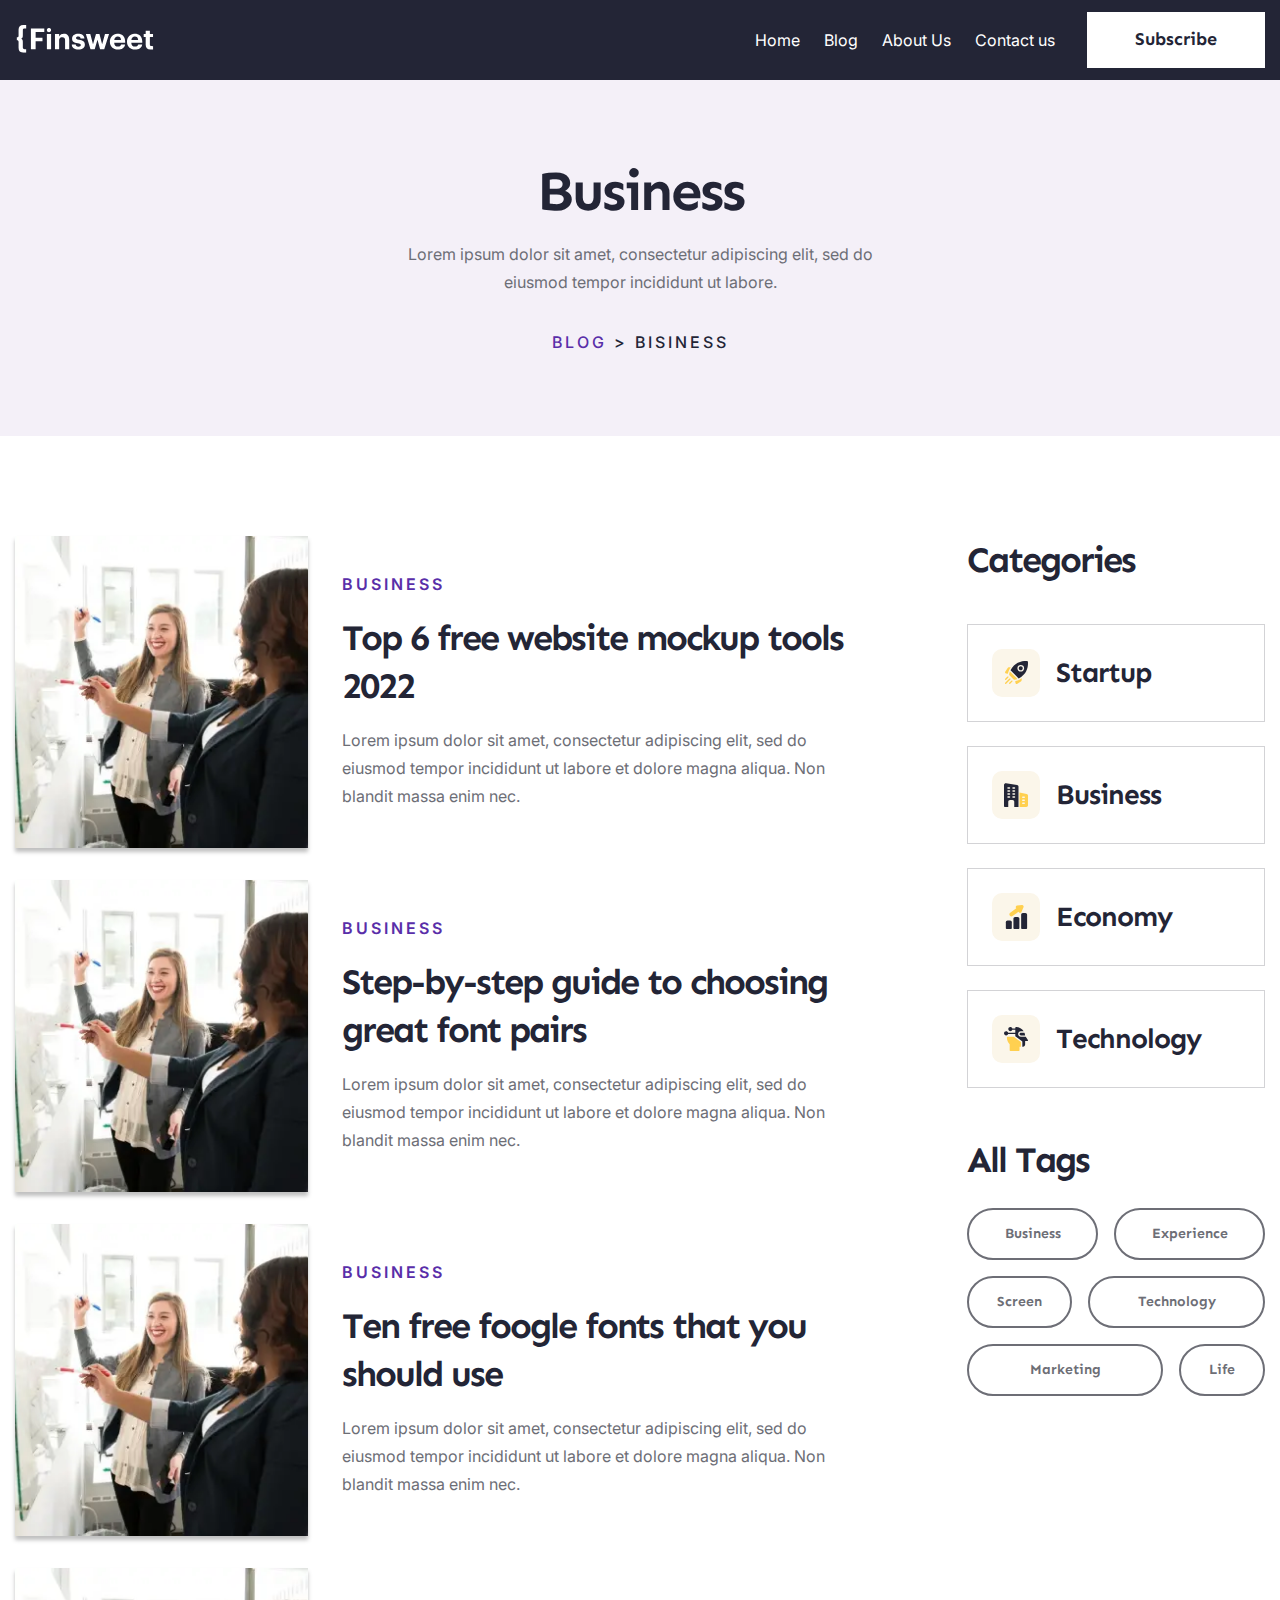
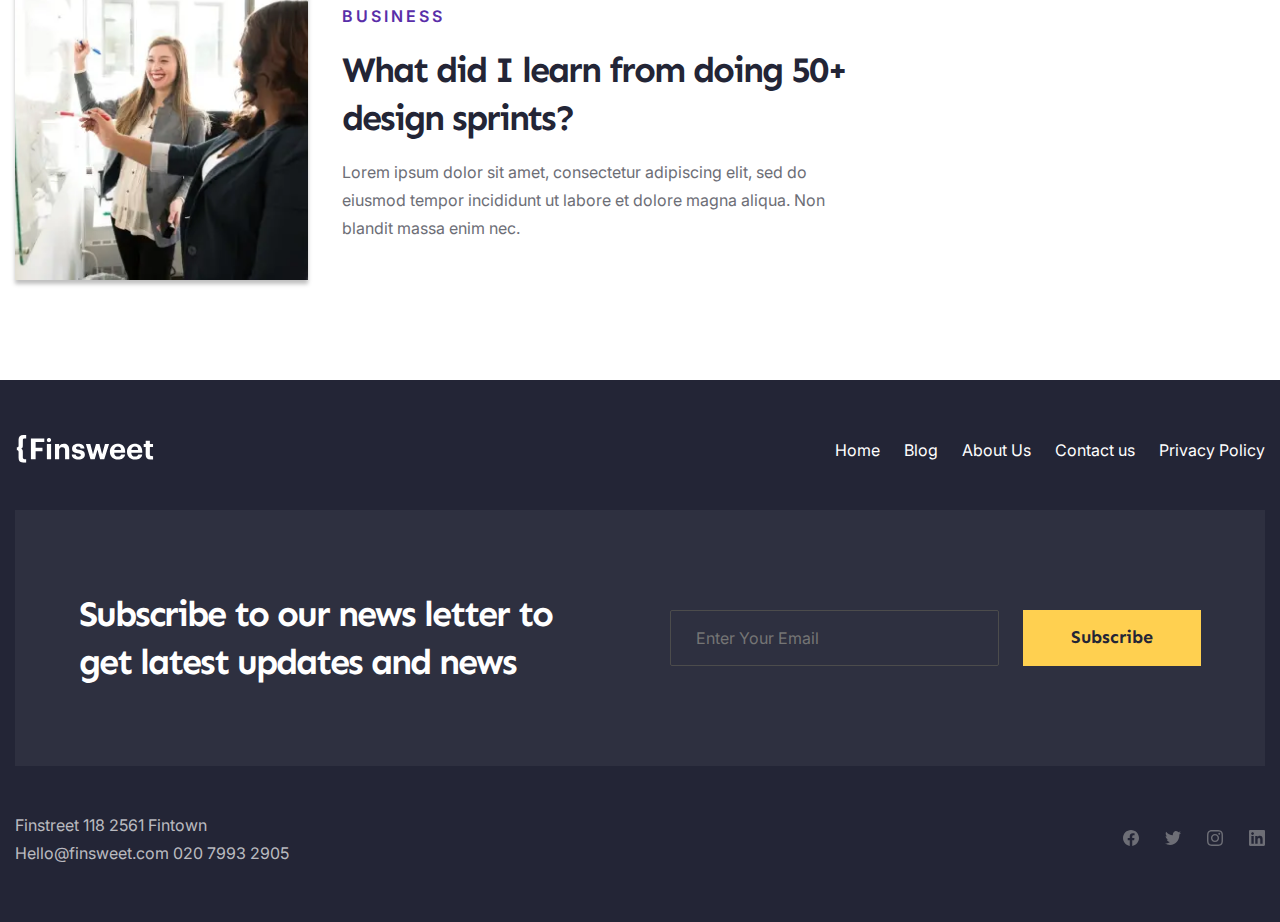
<file: business-category.html>
<!DOCTYPE html>
<html lang="en">

<head>
	<title>Business</title>
	<meta charset="UTF-8">
	<meta name="format-detection" content="telephone=no">
	<!-- <style>body{opacity: 0;}</style> -->
	<link rel="stylesheet" href="css/style.min.css?_v=20230719131052">
	<link rel="shortcut icon" href="favicon.ico">
	<!-- <meta name="robots" content="noindex, nofollow"> -->
	<meta name="viewport" content="width=device-width, initial-scale=1.0">
</head>

<body>
	<div class="wrapper">
		<header class="header">
			<div class="header__container">
				<a href="index.html" class="header__logo logo">
					<svg>
						<use xlink:href="img/icons/icons.svg#Logo"></use>
					</svg>
				</a>
				<div class="header__menu menu">
					<nav class="menu__body">
						<ul class="menu__list menu__list_open-menu">
							<li class="menu__item">
								<a href="index.html" class="menu__link">Home</a>
							</li>
							<li class="menu__item">
								<a href="blog.html" class="menu__link">Blog</a>
							</li>
							<li class="menu__item">
								<a href="about-us.html" class="menu__link">About Us</a>
							</li>
							<li class="menu__item">
								<a href="form-contact.html" class="menu__link">Contact us</a>
							</li>
						</ul>
					</nav>
				</div>
				<button type="button" data-popup="#popup" class="header__button button button_white">Subscribe</button>
				<button type="button" class="icon-menu"><span></span></button>
			</div>
		</header>
		<main class="page-business">
			<section class="page-business__main-business main-business">
				<div class="main-business__container">
					<div class="main-business__content content-block">
						<h1 class="content-block__title title title_display">Business</h1>
						<div class="content-block__text text">
							<p>
								Lorem ipsum dolor sit amet, consectetur adipiscing elit, sed do eiusmod tempor incididunt ut
								labore.
							</p>
						</div>
						<div class="content-block__link-tag tag tag_black tag_fw500"><a href="blog.html" class="link">blog</a><span> &gt; bisiness</span>
						</div>
					</div>
				</div>
			</section>
			<section class="page-business__content business-content">
				<div class="business-content__container">
					<div class="business-content__articles">
						<div class="business-content__item post-item post-item_mw838">
							<a href="" class="post-item__image post-item__image_category -ibg">
								<picture><source data-srcset="img/posts-block/two-women.webp" srcset="[data-uri]" type="image/webp"><img src="[data-uri]"  data-src="img/posts-block/two-women.jpg" alt="Image"></picture>
							</a>
							<div class="post-item__body post-item__body_category">
								<div class="post-item__tag tag">Business</div>
								<a href="" class="post-item__title title title_link">Top 6 free website mockup tools 2022</a>
								<div class="post-item__text text">Lorem ipsum dolor sit amet, consectetur adipiscing elit,
									sed do eiusmod tempor incididunt ut labore et dolore magna aliqua. Non blandit massa enim
									nec. </div>

							</div>
						</div>
						<div class="business-content__item post-item post-item_mw838">
							<a href="" class="post-item__image post-item__image_category -ibg">
								<picture><source data-srcset="img/posts-block/two-women.webp" srcset="[data-uri]" type="image/webp"><img src="[data-uri]"  data-src="img/posts-block/two-women.jpg" alt="Image"></picture>
							</a>
							<div class="post-item__body post-item__body_category">
								<div class="post-item__tag tag">Business</div>
								<a href="" class="post-item__title title title_link">Step-by-step guide to choosing great font
									pairs</a>
								<div class="post-item__text text">Lorem ipsum dolor sit amet, consectetur adipiscing elit,
									sed do eiusmod tempor incididunt ut labore et dolore magna aliqua. Non blandit massa enim
									nec.</div>
							</div>
						</div>
						<div class="business-content__item post-item post-item_mw838">
							<a href="" class="post-item__image post-item__image_category -ibg">
								<picture><source data-srcset="img/posts-block/two-women.webp" srcset="[data-uri]" type="image/webp"><img src="[data-uri]"  data-src="img/posts-block/two-women.jpg" alt="Image"></picture>
							</a>
							<div class="post-item__body post-item__body_category">
								<div class="post-item__tag tag">Business</div>
								<a href="" class="post-item__title title title_link">Ten free foogle fonts that you should
									use</a>
								<div class="post-item__text text">Lorem ipsum dolor sit amet, consectetur adipiscing elit,
									sed do eiusmod tempor incididunt ut labore et dolore magna aliqua. Non blandit massa enim
									nec.</div>

							</div>
						</div>
						<div class="business-content__item post-item post-item_mw838">
							<a href="" class="post-item__image post-item__image_category -ibg">
								<picture><source data-srcset="img/posts-block/two-women.webp" srcset="[data-uri]" type="image/webp"><img src="[data-uri]"  data-src="img/posts-block/two-women.jpg" alt="Image"></picture>
							</a>
							<div class="post-item__body post-item__body_category">
								<div class="post-item__tag tag">Business</div>
								<a href="" class="post-item__title title title_link">What did I learn from doing 50+ design
									sprints?</a>
								<div class="post-item__text text">Lorem ipsum dolor sit amet, consectetur adipiscing elit,
									sed do eiusmod tempor incididunt ut labore et dolore magna aliqua. Non blandit massa enim
									nec.</div>

							</div>
						</div>
					</div>
					<div class="business-content__sidebar">
						<div class="business-content__categories small-categories">
							<h2 class="small-categories__title title title_h2">Categories</h2>
							<div class="small-categories__items">
								<a href="business-category.html" class="small-categories__item">
									<div class="small-categories__icon icon-category">
										<img src="img/category-icons/startup.svg" alt="Icon">
									</div>
									<h3 class="small-categories__name title title_h3">Startup</h3>
								</a>
								<a href="business-category.html" class="small-categories__item">
									<div class="small-categories__icon icon-category">
										<img src="img/category-icons/business.svg" alt="Icon">
									</div>
									<h3 class="small-categories__name title title_h3">Business</h3>
								</a>
								<a href="business-category.html" class="small-categories__item">
									<div class="small-categories__icon icon-category">
										<img src="img/category-icons/economy.svg" alt="Icon">
									</div>
									<h3 class="small-categories__name title title_h3">Economy</h3>
								</a>
								<a href="business-category.html" class="small-categories__item">
									<div class="small-categories__icon icon-category">
										<img src="img/category-icons/technology.svg" alt="Icon">
									</div>
									<h3 class="small-categories__name title title_h3">Technology</h3>
								</a>
							</div>
						</div>
						<div class="business-content__all-tags all-tags">
							<h2 class="all-tags__title title title_h2">All Tags</h2>
							<div class="all-tags__items">
								<div class="all-tags__tag">Business</div>
								<div class="all-tags__tag">Experience</div>
								<div class="all-tags__tag all-tags__tag_sm">Screen</div>
								<div class="all-tags__tag">Technology</div>
								<div class="all-tags__tag">Marketing</div>
								<div class="all-tags__tag all-tags__tag_sm">Life</div>
							</div>

						</div>
					</div>



				</div>

			</section>
		</main>
		<footer class="footer">
			<div class="footer__container">
				<div class="footer__top top-footer">
					<a href="index.html" class="top-footer__logo logo">
						<svg>
							<use xlink:href="img/icons/icons.svg#Logo"></use>
						</svg>
					</a>
					<nav class="top-footer__menu menu">
						<ul class="menu__list">
							<li class="menu__item">
								<a href="index.html" class="menu__link">Home</a>
							</li>
							<li class="menu__item">
								<a href="blog.html" class="menu__link">Blog</a>
							</li>
							<li class="menu__item">
								<a href="about-us.html" class="menu__link">About Us</a>
							</li>
							<li class="menu__item">
								<a href="form-contact.html" class="menu__link">Contact us</a>
							</li>
							<li class="menu__item">
								<a href="privacy-policy.html" class="menu__link">Privacy Policy</a>
							</li>
						</ul>
					</nav>
				</div>
				<div class="footer__body body-footer">
					<h2 class="body-footer__title title title_h2">Subscribe to our news letter to get latest updates and news</h2>
					<form action="#" class="body-footer__email-form email-form">
						<input type="text" name="email" class="email-form__input input" data-validate data-required="email" placeholder="Enter Your Email">
						<button type="submit" class="email-form__button button">Subscribe</button>
					</form>
				</div>
				<div class="footer__bottom bottom-footer">
					<address class="bottom-footer__info">
						<a href="https://goo.gl/maps/j5Xbpezn2LspwSeC6" target="_blank">Finstreet 118 2561 Fintown</a><br>
						<a href="mailto:Hello@finsweet.com">Hello@finsweet.com</a>
						<a href="tel:02079932905">020 7993 2905</a>
					</address>
					<div class="bottom-footer__social">
						<a href="https://www.facebook.com/" target="_blank" class="bottom-footer__item item-social item-social_grey">
							<svg>
								<use xlink:href="img/icons/icons.svg#Facebook"></use>
							</svg>
						</a>
						<a href="https://twitter.com/" target="_blank" class="bottom-footer__item item-social item-social_grey">
							<svg>
								<use xlink:href="img/icons/icons.svg#Twitter"></use>
							</svg>
						</a>
						<a href="https://www.instagram.com/" target="_blank" class="bottom-footer__item item-social item-social_grey">
							<svg>
								<use xlink:href="img/icons/icons.svg#Instagram"></use>
							</svg>
						</a>
						<a href="https://www.linkedin.com/" target="_blank" class="bottom-footer__item item-social item-social_grey">
							<svg>
								<use xlink:href="img/icons/icons.svg#LinkedIn"></use>
							</svg>
						</a>
					</div>
				</div>
			</div>
		</footer>
	</div>
	<div id="popup" aria-hidden="true" class="popup">
		<div class="popup__wrapper">
			<div class="popup__content">
				<button data-close type="button" class="popup__close">✖</button>
				<div class="popup__body">
					<h2 class="popup__title title">Subscribe to our news letter to get latest updates and news
					</h2>
					<form action="#" class="popup__email-form email-form">
						<input type="text" name="email" class="email-form__input input" data-validate data-required="email" placeholder="Enter Your Email">
						<button type="submit" class="email-form__button button">Subscribe</button>
					</form>
				</div>
			</div>
		</div>
	</div>
	<script src="js/app.min.js?_v=20230719131052"></script>
</body>

</html>
</file>
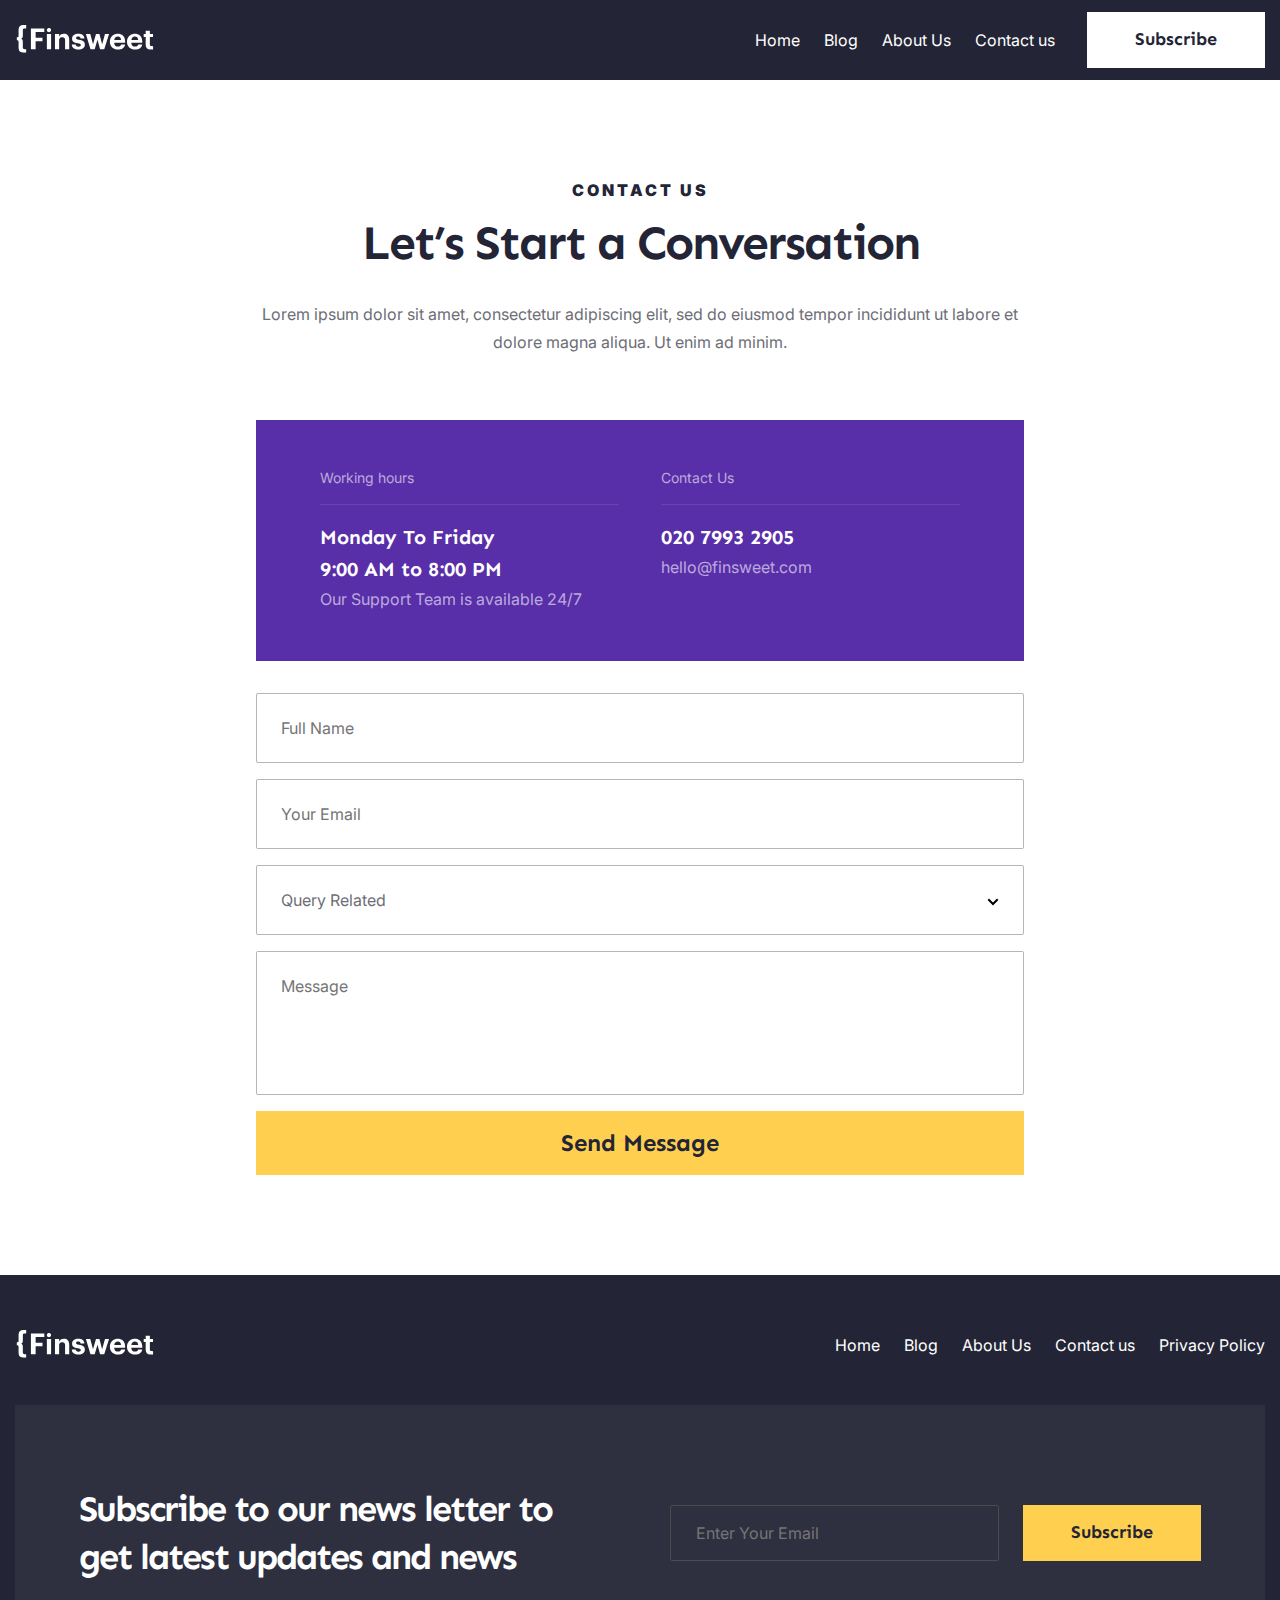
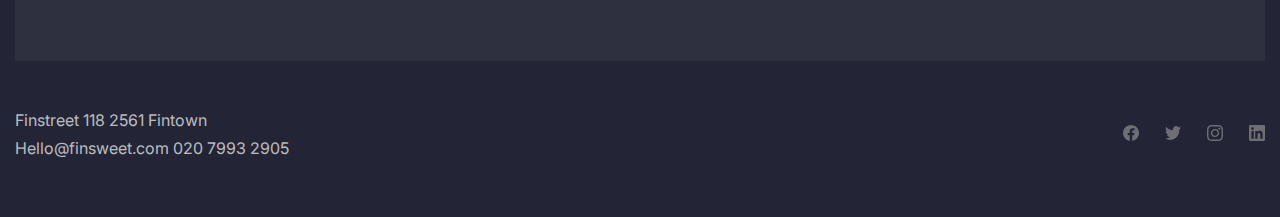
<file: form-contact.html>
<!DOCTYPE html>
<html lang="en">

<head>
	<title>HomePage</title>
	<meta charset="UTF-8">
	<meta name="format-detection" content="telephone=no">
	<!-- <style>body{opacity: 0;}</style> -->
	<link rel="stylesheet" href="css/style.min.css?_v=20230719131052">
	<link rel="shortcut icon" href="favicon.ico">
	<!-- <meta name="robots" content="noindex, nofollow"> -->
	<meta name="viewport" content="width=device-width, initial-scale=1.0">
</head>

<body>
	<div class="wrapper">
		<header class="header">
			<div class="header__container">
				<a href="index.html" class="header__logo logo">
					<svg>
						<use xlink:href="img/icons/icons.svg#Logo"></use>
					</svg>
				</a>
				<div class="header__menu menu">
					<nav class="menu__body">
						<ul class="menu__list menu__list_open-menu">
							<li class="menu__item">
								<a href="index.html" class="menu__link">Home</a>
							</li>
							<li class="menu__item">
								<a href="blog.html" class="menu__link">Blog</a>
							</li>
							<li class="menu__item">
								<a href="about-us.html" class="menu__link">About Us</a>
							</li>
							<li class="menu__item">
								<a href="form-contact.html" class="menu__link">Contact us</a>
							</li>
						</ul>
					</nav>
				</div>
				<button type="button" data-popup="#popup" class="header__button button button_white">Subscribe</button>
				<button type="button" class="icon-menu"><span></span></button>
			</div>
		</header>
		<main class="contact-page">
			<section class="contact-page__main main-contact">
				<div class="main-contact__container">
					<div class="main-contact__body">
						<div class="main-contact__header">
							<div class="main-contact__tag tag tag_black tag_fw900">Contact us</div>
							<h1 class="main-contact__title title title_h1">Let’s Start a Conversation</h1>
							<div class="main-contact__text text">
								<p>Lorem ipsum dolor sit amet, consectetur adipiscing elit, sed do eiusmod tempor incididunt ut
									labore et dolore magna aliqua. Ut enim ad minim.</p>
							</div>
						</div>
						<div class="main-contact__card contact-card">
							<div class="contact-card__column contact-card__column_1">
								<div class="contact-card__heading">Working hours</div>
								<div class="contact-card__info">Monday To Friday<br>9:00 AM to 8:00 PM</div>
								<div class="contact-card__text text">Our Support Team is available 24/7</div>
							</div>
							<div class="contact-card__column contact-card__column_2">
								<div class="contact-card__heading">Contact Us</div>
								<address>
									<a href="tel:02079932905" class="contact-card__info title_link">020 7993 2905</a><br>
									<a href="mailto:hello@finsweet.com" class="contact-card__text text title_link">hello@finsweet.com</a>
								</address>
							</div>
						</div>
						<form action="#" class="main-contact__form contact-form">
							<input type="text" name="username" class="contact-form__input input" placeholder="Full Name" data-validate data-required>
							<input type="text" name="email" class="contact-form__input input" placeholder="Your Email" data-validate data-required="email">
							<select name="form[]" data-class-modif="form" data-show-selected data-tags id="query">
								<option value="">Query Related </option>
								<option value="one reason">One reason</option>
								<option value="Another reason">Another reason</option>
							</select>
							<textarea name="message" id="message" class="contact-form__input input" placeholder="Message"></textarea>
							<button type="submit" class="contact-form__button button">Send Message</button>
						</form>
					</div>
				</div>
			</section>
		</main>
		<footer class="footer">
			<div class="footer__container">
				<div class="footer__top top-footer">
					<a href="index.html" class="top-footer__logo logo">
						<svg>
							<use xlink:href="img/icons/icons.svg#Logo"></use>
						</svg>
					</a>
					<nav class="top-footer__menu menu">
						<ul class="menu__list">
							<li class="menu__item">
								<a href="index.html" class="menu__link">Home</a>
							</li>
							<li class="menu__item">
								<a href="blog.html" class="menu__link">Blog</a>
							</li>
							<li class="menu__item">
								<a href="about-us.html" class="menu__link">About Us</a>
							</li>
							<li class="menu__item">
								<a href="form-contact.html" class="menu__link">Contact us</a>
							</li>
							<li class="menu__item">
								<a href="privacy-policy.html" class="menu__link">Privacy Policy</a>
							</li>
						</ul>
					</nav>
				</div>
				<div class="footer__body body-footer">
					<h2 class="body-footer__title title title_h2">Subscribe to our news letter to get latest updates and news</h2>
					<form action="#" class="body-footer__email-form email-form">
						<input type="text" name="email" class="email-form__input input" data-validate data-required="email" placeholder="Enter Your Email">
						<button type="submit" class="email-form__button button">Subscribe</button>
					</form>
				</div>
				<div class="footer__bottom bottom-footer">
					<address class="bottom-footer__info">
						<a href="https://goo.gl/maps/j5Xbpezn2LspwSeC6" target="_blank">Finstreet 118 2561 Fintown</a><br>
						<a href="mailto:Hello@finsweet.com">Hello@finsweet.com</a>
						<a href="tel:02079932905">020 7993 2905</a>
					</address>
					<div class="bottom-footer__social">
						<a href="https://www.facebook.com/" target="_blank" class="bottom-footer__item item-social item-social_grey">
							<svg>
								<use xlink:href="img/icons/icons.svg#Facebook"></use>
							</svg>
						</a>
						<a href="https://twitter.com/" target="_blank" class="bottom-footer__item item-social item-social_grey">
							<svg>
								<use xlink:href="img/icons/icons.svg#Twitter"></use>
							</svg>
						</a>
						<a href="https://www.instagram.com/" target="_blank" class="bottom-footer__item item-social item-social_grey">
							<svg>
								<use xlink:href="img/icons/icons.svg#Instagram"></use>
							</svg>
						</a>
						<a href="https://www.linkedin.com/" target="_blank" class="bottom-footer__item item-social item-social_grey">
							<svg>
								<use xlink:href="img/icons/icons.svg#LinkedIn"></use>
							</svg>
						</a>
					</div>
				</div>
			</div>
		</footer>
	</div>
	<div id="popup" aria-hidden="true" class="popup">
		<div class="popup__wrapper">
			<div class="popup__content">
				<button data-close type="button" class="popup__close">✖</button>
				<div class="popup__body">
					<h2 class="popup__title title">Subscribe to our news letter to get latest updates and news
					</h2>
					<form action="#" class="popup__email-form email-form">
						<input type="text" name="email" class="email-form__input input" data-validate data-required="email" placeholder="Enter Your Email">
						<button type="submit" class="email-form__button button">Subscribe</button>
					</form>
				</div>
			</div>
		</div>
	</div>
	<script src="js/app.min.js?_v=20230719131052"></script>
</body>

</html>
</file>
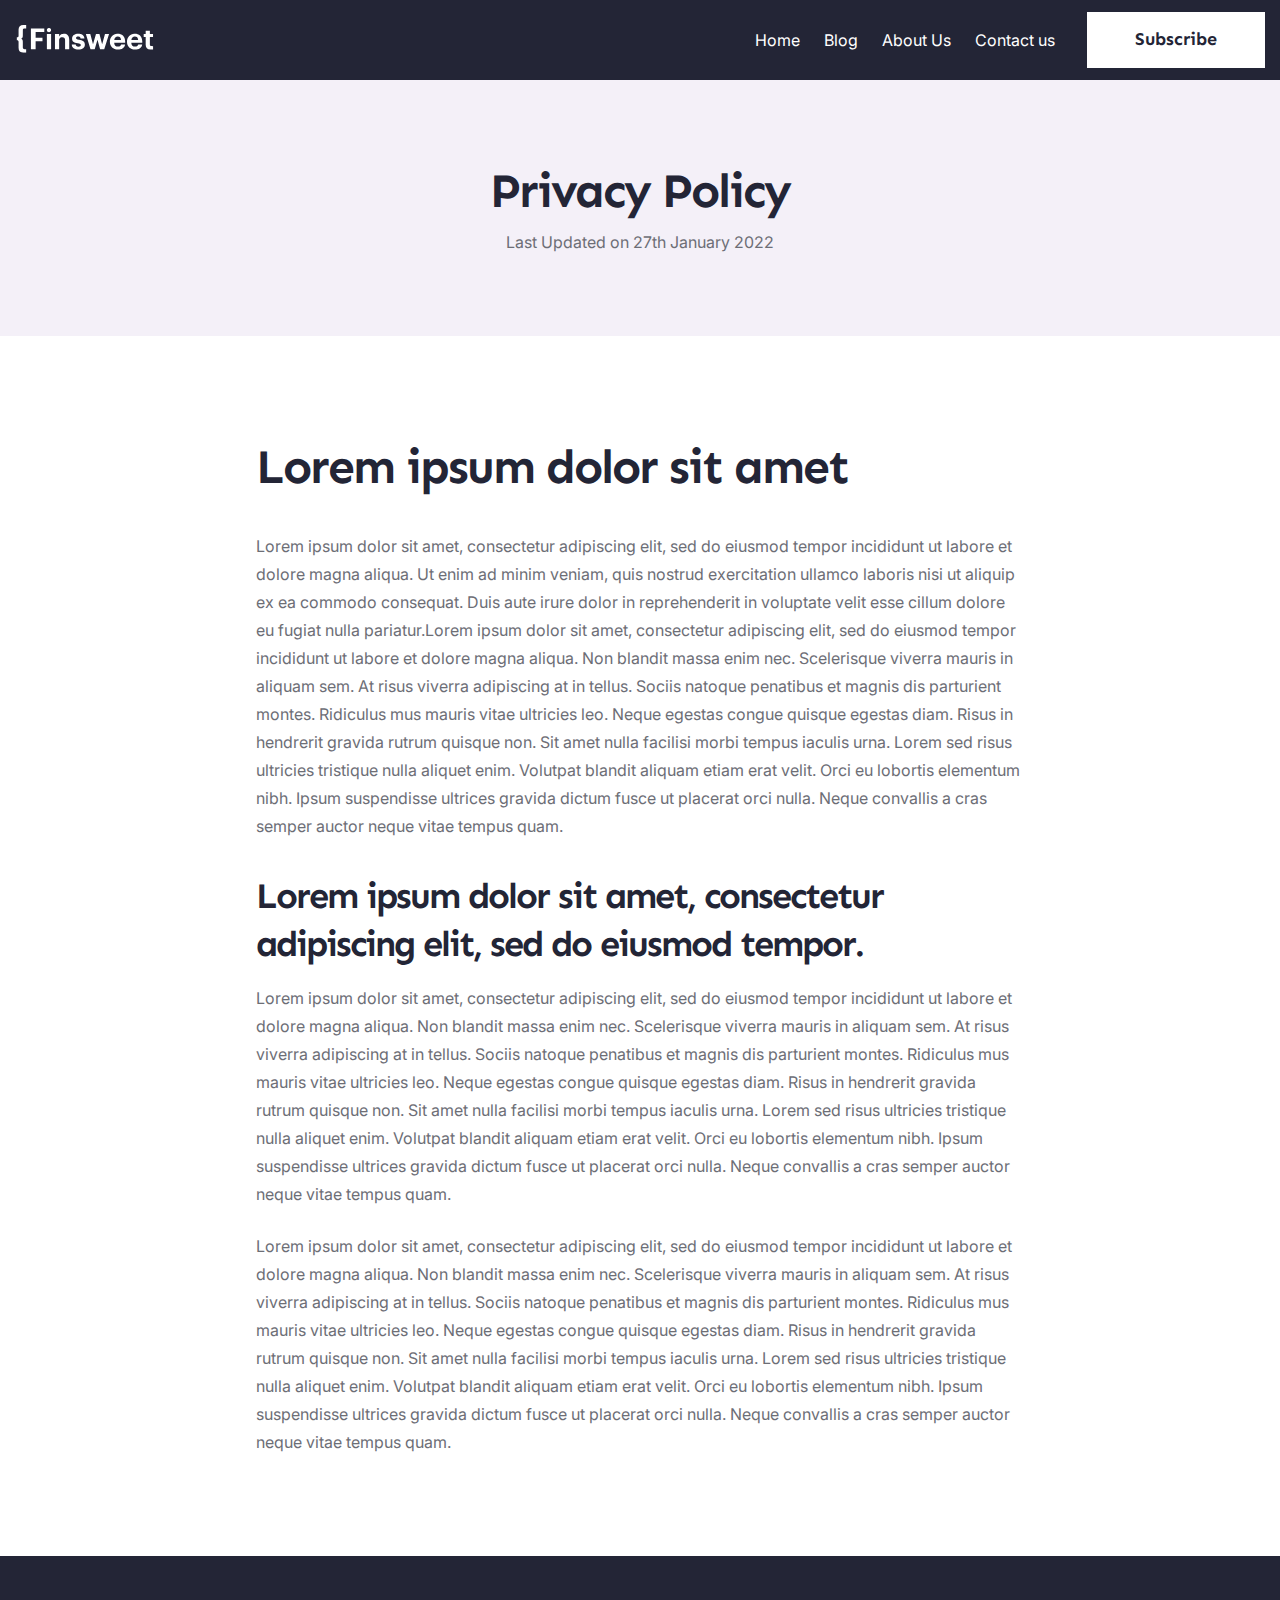
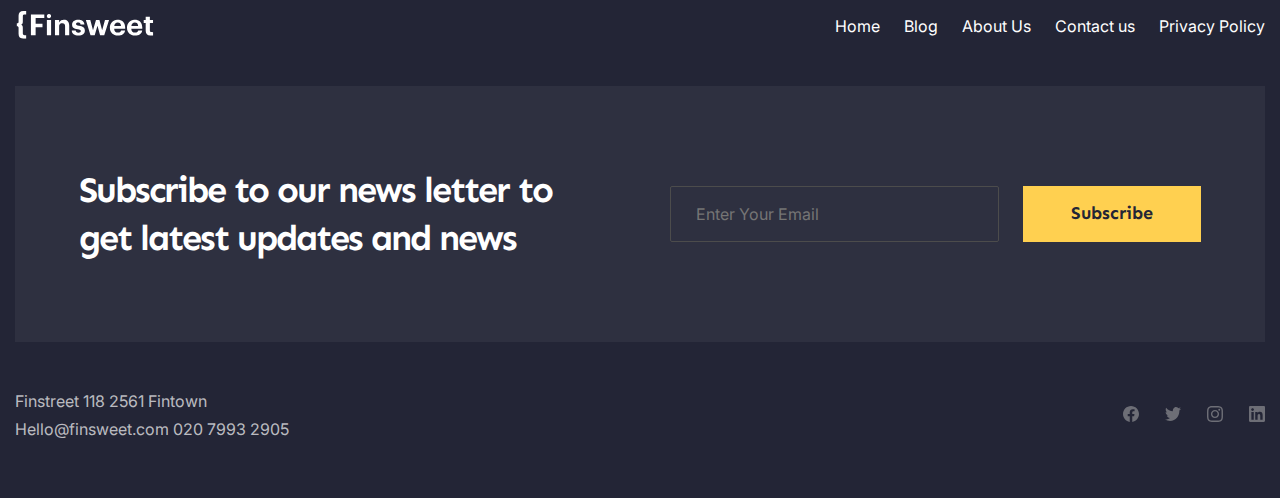
<file: privacy-policy.html>
<!DOCTYPE html>
<html lang="en">

<head>
	<title>Privacy Policy</title>
	<meta charset="UTF-8">
	<meta name="format-detection" content="telephone=no">
	<!-- <style>body{opacity: 0;}</style> -->
	<link rel="stylesheet" href="css/style.min.css?_v=20230719131052">
	<link rel="shortcut icon" href="favicon.ico">
	<!-- <meta name="robots" content="noindex, nofollow"> -->
	<meta name="viewport" content="width=device-width, initial-scale=1.0">
</head>

<body>
	<div class="wrapper">
		<header class="header">
			<div class="header__container">
				<a href="index.html" class="header__logo logo">
					<svg>
						<use xlink:href="img/icons/icons.svg#Logo"></use>
					</svg>
				</a>
				<div class="header__menu menu">
					<nav class="menu__body">
						<ul class="menu__list menu__list_open-menu">
							<li class="menu__item">
								<a href="index.html" class="menu__link">Home</a>
							</li>
							<li class="menu__item">
								<a href="blog.html" class="menu__link">Blog</a>
							</li>
							<li class="menu__item">
								<a href="about-us.html" class="menu__link">About Us</a>
							</li>
							<li class="menu__item">
								<a href="form-contact.html" class="menu__link">Contact us</a>
							</li>
						</ul>
					</nav>
				</div>
				<button type="button" data-popup="#popup" class="header__button button button_white">Subscribe</button>
				<button type="button" class="icon-menu"><span></span></button>
			</div>
		</header>
		<main class="page-privacy">
			<section class="page-privacy__main-privacy main-privacy">
				<div class="main-privacy__container">
					<div class="main-privacy__content">
						<h1 class="main-privacy__title title title_h1">Privacy Policy</h1>
						<div class="main-privacy__text text">
							<p>
								Last Updated on 27th January 2022
							</p>
						</div>
					</div>
				</div>
			</section>
			<section class="page-privacy__policy-privacy policy-privacy">
				<div class="policy-privacy__container">
					<div class="policy-privacy__body">
						<div class="policy-privacy__title title title_h1">Lorem ipsum dolor sit amet</div>
						<div class="policy-privacy__content content-block">
							<div class="content-block__text text">
								<p>
									Lorem ipsum dolor sit amet, consectetur adipiscing elit, sed do eiusmod tempor incididunt ut
									labore et dolore magna aliqua. Ut enim ad minim veniam, quis nostrud exercitation ullamco
									laboris nisi ut aliquip ex ea commodo consequat. Duis aute irure dolor in reprehenderit in
									voluptate velit esse cillum dolore eu fugiat nulla pariatur.Lorem ipsum dolor sit amet,
									consectetur adipiscing elit, sed do eiusmod tempor incididunt ut labore et dolore magna
									aliqua. Non blandit massa enim nec. Scelerisque viverra mauris in aliquam sem. At risus
									viverra adipiscing at in tellus. Sociis natoque penatibus et magnis dis parturient montes.
									Ridiculus mus mauris vitae ultricies leo. Neque egestas congue quisque egestas diam. Risus in
									hendrerit gravida rutrum quisque non. Sit amet nulla facilisi morbi tempus iaculis urna.
									Lorem sed risus ultricies tristique nulla aliquet enim. Volutpat blandit aliquam etiam erat
									velit. Orci eu lobortis elementum nibh. Ipsum suspendisse ultrices gravida dictum fusce ut
									placerat orci nulla. Neque convallis a cras semper auctor neque vitae tempus quam.
								</p>
							</div>
							<h2 class="content-block__title title title_h2">Lorem ipsum dolor sit amet, consectetur adipiscing
								elit, sed do eiusmod tempor.</h2>
							<div class="content-block__text text">
								<p>
									Lorem ipsum dolor sit amet, consectetur adipiscing elit, sed do eiusmod tempor incididunt ut
									labore et dolore magna aliqua. Non blandit massa enim nec. Scelerisque viverra mauris in
									aliquam sem. At risus viverra adipiscing at in tellus. Sociis natoque penatibus et magnis dis
									parturient montes. Ridiculus mus mauris vitae ultricies leo. Neque egestas congue quisque
									egestas diam. Risus in hendrerit gravida rutrum quisque non. Sit amet nulla facilisi morbi
									tempus iaculis urna. Lorem sed risus ultricies tristique nulla aliquet enim. Volutpat blandit
									aliquam etiam erat velit. Orci eu lobortis elementum nibh. Ipsum suspendisse ultrices gravida
									dictum fusce ut placerat orci nulla. Neque convallis a cras semper auctor neque vitae tempus
									quam.
								</p>
								<p>Lorem ipsum dolor sit amet, consectetur adipiscing elit, sed do eiusmod tempor incididunt ut
									labore et dolore magna aliqua. Non blandit massa enim nec. Scelerisque viverra mauris in
									aliquam sem. At risus viverra adipiscing at in tellus. Sociis natoque penatibus et magnis dis
									parturient montes. Ridiculus mus mauris vitae ultricies leo. Neque egestas congue quisque
									egestas diam. Risus in hendrerit gravida rutrum quisque non. Sit amet nulla facilisi morbi
									tempus iaculis urna. Lorem sed risus ultricies tristique nulla aliquet enim. Volutpat blandit
									aliquam etiam erat velit. Orci eu lobortis elementum nibh. Ipsum suspendisse ultrices gravida
									dictum fusce ut placerat orci nulla. Neque convallis a cras semper auctor neque vitae tempus
									quam.
								</p>
							</div>
						</div>
					</div>
				</div>
			</section>
		</main>
		<footer class="footer">
			<div class="footer__container">
				<div class="footer__top top-footer">
					<a href="index.html" class="top-footer__logo logo">
						<svg>
							<use xlink:href="img/icons/icons.svg#Logo"></use>
						</svg>
					</a>
					<nav class="top-footer__menu menu">
						<ul class="menu__list">
							<li class="menu__item">
								<a href="index.html" class="menu__link">Home</a>
							</li>
							<li class="menu__item">
								<a href="blog.html" class="menu__link">Blog</a>
							</li>
							<li class="menu__item">
								<a href="about-us.html" class="menu__link">About Us</a>
							</li>
							<li class="menu__item">
								<a href="form-contact.html" class="menu__link">Contact us</a>
							</li>
							<li class="menu__item">
								<a href="privacy-policy.html" class="menu__link">Privacy Policy</a>
							</li>
						</ul>
					</nav>
				</div>
				<div class="footer__body body-footer">
					<h2 class="body-footer__title title title_h2">Subscribe to our news letter to get latest updates and news</h2>
					<form action="#" class="body-footer__email-form email-form">
						<input type="text" name="email" class="email-form__input input" data-validate data-required="email" placeholder="Enter Your Email">
						<button type="submit" class="email-form__button button">Subscribe</button>
					</form>
				</div>
				<div class="footer__bottom bottom-footer">
					<address class="bottom-footer__info">
						<a href="https://goo.gl/maps/j5Xbpezn2LspwSeC6" target="_blank">Finstreet 118 2561 Fintown</a><br>
						<a href="mailto:Hello@finsweet.com">Hello@finsweet.com</a>
						<a href="tel:02079932905">020 7993 2905</a>
					</address>
					<div class="bottom-footer__social">
						<a href="https://www.facebook.com/" target="_blank" class="bottom-footer__item item-social item-social_grey">
							<svg>
								<use xlink:href="img/icons/icons.svg#Facebook"></use>
							</svg>
						</a>
						<a href="https://twitter.com/" target="_blank" class="bottom-footer__item item-social item-social_grey">
							<svg>
								<use xlink:href="img/icons/icons.svg#Twitter"></use>
							</svg>
						</a>
						<a href="https://www.instagram.com/" target="_blank" class="bottom-footer__item item-social item-social_grey">
							<svg>
								<use xlink:href="img/icons/icons.svg#Instagram"></use>
							</svg>
						</a>
						<a href="https://www.linkedin.com/" target="_blank" class="bottom-footer__item item-social item-social_grey">
							<svg>
								<use xlink:href="img/icons/icons.svg#LinkedIn"></use>
							</svg>
						</a>
					</div>
				</div>
			</div>
		</footer>
	</div>
	<script src="js/app.min.js?_v=20230719131052"></script>
</body>

</html>
</file>
<file: css/style.min.css>
@charset "UTF-8";@import url(https://fonts.googleapis.com/css?family=Inter:regular,500,600,900&display=swap);@import url(https://fonts.googleapis.com/css?family=Sen:700&display=swap);*{padding:0;margin:0;border:0}*,:after,:before{-webkit-box-sizing:border-box;box-sizing:border-box}body,html{height:100%;min-width:320px}body{color:#6d6e76;line-height:1;font-family:Inter;font-size:1rem;-ms-text-size-adjust:100%;-moz-text-size-adjust:100%;-webkit-text-size-adjust:100%;-webkit-font-smoothing:antialiased;-moz-osx-font-smoothing:grayscale}button,input,textarea{font-family:Inter;font-size:inherit}button{cursor:pointer;color:inherit;background-color:transparent}a{color:inherit;text-decoration:none}ul li{list-style:none}img{vertical-align:top}h1,h2,h3,h4,h5,h6{font-weight:inherit;font-size:inherit}address{font-style:normal}.lock body{overflow:hidden;-ms-touch-action:none;touch-action:none;-ms-scroll-chaining:none;overscroll-behavior:none}.wrapper{min-height:100%;display:-webkit-box;display:-ms-flexbox;display:flex;-webkit-box-orient:vertical;-webkit-box-direction:normal;-ms-flex-direction:column;flex-direction:column;overflow:hidden}@supports (overflow:clip){.wrapper{overflow:clip}}.wrapper>main{-webkit-box-flex:1;-ms-flex:1 1 auto;flex:1 1 auto}.wrapper>*{min-width:0}[class*=__container]{max-width:81.875rem;margin:0 auto;padding:0 .9375rem}input[type=email],input[type=tel],input[type=text],textarea{-webkit-appearance:none;-moz-appearance:none;appearance:none}.input{padding:24px;border:1px solid rgba(109,110,118,.5);border-radius:2px}.input._form-focus{outline:1px solid rgba(109,110,118,.5)}.input._form-error{border:1px solid #ffd050}.input[placeholder]:not([data-placeholder-nohiden])::-webkit-input-placeholder{-webkit-transition:opacity .3s;transition:opacity .3s}.input[placeholder]:not([data-placeholder-nohiden])::-moz-placeholder{-moz-transition:opacity .3s;transition:opacity .3s}.input[placeholder]:not([data-placeholder-nohiden]):-ms-input-placeholder{-ms-transition:opacity .3s;transition:opacity .3s}.input[placeholder]:not([data-placeholder-nohiden])::-ms-input-placeholder{-ms-transition:opacity .3s;transition:opacity .3s}.input[placeholder]:not([data-placeholder-nohiden])::placeholder{-webkit-transition:opacity .3s;-o-transition:opacity .3s;transition:opacity .3s}.input[placeholder]:not([data-placeholder-nohiden]):focus::-webkit-input-placeholder{opacity:0}.input[placeholder]:not([data-placeholder-nohiden]):focus::-moz-placeholder{opacity:0}.input[placeholder]:not([data-placeholder-nohiden]):focus:-ms-input-placeholder{opacity:0}.input[placeholder]:not([data-placeholder-nohiden]):focus::-ms-input-placeholder{opacity:0}.input[placeholder]:not([data-placeholder-nohiden]):focus::placeholder{opacity:0}textarea.input{resize:none;padding:24px 24px;min-height:144px}.select{min-width:0;position:relative}.select__body{position:relative}.select__title{color:inherit;text-align:left;border:1px solid rgba(109,110,118,.5);border-radius:2px;background-color:#fff;cursor:pointer;width:100%}.select__title:focus{outline:0}.select__value{display:-webkit-box;display:-ms-flexbox;display:flex;min-width:0;-webkit-box-align:center;-ms-flex-align:center;align-items:center;padding:24px;gap:.625rem}.select__value>*{-webkit-box-flex:1;-ms-flex:1 1 auto;flex:1 1 auto}.select__value:after{content:url(../img/icons/vector.svg);-ms-flex-item-align:stretch;-ms-grid-row-align:stretch;align-self:stretch;-webkit-box-flex:0;-ms-flex:0 0 10px;flex:0 0 10px;-webkit-transition:all .3s ease 0s;-o-transition:all .3s ease 0s;transition:all .3s ease 0s;display:-webkit-box;display:-ms-flexbox;display:flex;-webkit-box-pack:center;-ms-flex-pack:center;justify-content:center;-webkit-box-align:center;-ms-flex-align:center;align-items:center}._select-open .select__value:after{-webkit-transform:rotate(-180deg);-ms-transform:rotate(-180deg);transform:rotate(-180deg)}.select__value._select-pseudo-label::before{content:attr(data-pseudo-label);opacity:.5}.select__content{-webkit-box-flex:1;-ms-flex:1 1 auto;flex:1 1 auto;overflow:hidden;-o-text-overflow:ellipsis;text-overflow:ellipsis;white-space:nowrap}.select__text{-webkit-box-flex:1;-ms-flex:1 1 auto;flex:1 1 auto;overflow:hidden;-o-text-overflow:ellipsis;text-overflow:ellipsis;white-space:nowrap}.select__input{width:100%;background-color:transparent;height:100%}.select__options{color:inherit;position:absolute;top:calc(100% - .0625rem);border-radius:0 0 2px 2px;min-width:100%;left:0;background-color:#fff;border-top:0;border:1px solid rgba(109,110,118,.5);outline:1px solid rgba(109,110,118,.5);border-top:0;padding:5px 0 5px 0}.select__scroll{overflow-y:auto;overflow-x:hidden;max-height:200px}.select__option{width:100%;text-align:left;cursor:pointer;padding:5px 24px;color:inherit}.select__option._select-selected{background-color:#eee}.select__row{display:-webkit-inline-box;display:-ms-inline-flexbox;display:inline-flex;-webkit-box-align:center;-ms-flex-align:center;align-items:center}.select_show-top .select__options{top:auto;bottom:calc(100% - .0625rem);border:1px solid #d9d9d9;border-bottom:0;border-radius:4px 4px 0 0;padding:5px 0 10px 0}.select._select-open{z-index:5}.select._select-focus{outline:1px solid rgba(109,110,118,.5)}._select-tag{cursor:pointer}body::after{content:"";background-color:rgba(0,0,0,.5);position:fixed;width:100%;height:100%;top:0;left:0;opacity:0;-webkit-transition:opacity .8s ease 0s;-o-transition:opacity .8s ease 0s;transition:opacity .8s ease 0s;pointer-events:none;z-index:149}.popup-show body::after{opacity:1}.popup{position:fixed;top:0;left:0;bottom:0;right:0;padding:30px 10px;-webkit-transition:visibility .8s ease 0s;-o-transition:visibility .8s ease 0s;transition:visibility .8s ease 0s;visibility:hidden;pointer-events:none}.popup_show{z-index:150;visibility:visible;overflow:auto;pointer-events:auto}.popup_show .popup__content{visibility:visible;-webkit-transform:scale(1);-ms-transform:scale(1);transform:scale(1)}.popup__wrapper{display:-webkit-box;display:-ms-flexbox;display:flex;-webkit-box-orient:vertical;-webkit-box-direction:normal;-ms-flex-direction:column;flex-direction:column;min-height:100%;-webkit-box-flex:1;-ms-flex:1 1 auto;flex:1 1 auto;width:100%;-webkit-box-pack:center;-ms-flex-pack:center;justify-content:center;-webkit-box-align:center;-ms-flex-align:center;align-items:center}.popup__content{visibility:hidden;-webkit-transform:scale(0);-ms-transform:scale(0);transform:scale(0);-webkit-transition:-webkit-transform .3s ease 0s;transition:-webkit-transform .3s ease 0s;-o-transition:transform .3s ease 0s;transition:transform .3s ease 0s;transition:transform .3s ease 0s,-webkit-transform .3s ease 0s;background-color:#fff;width:100%;max-width:800px;border-radius:2px;position:relative}.lock .popup__content{visibility:visible}.popup__close{position:absolute;top:10px;right:12px;font-size:1.125rem;line-height:1;padding:5px}.popup__body{padding:40px 20px}.popup__title{font-size:1.75rem;line-height:1.43;letter-spacing:-1px;text-align:center}.popup__title:not(:last-child){margin-bottom:20px}.popup__email-form .email-form__input{-webkit-box-flex:0;-ms-flex:0 1 auto;flex:0 1 auto}[class*=-ibg]{position:relative}[class*=-ibg] img{position:absolute;width:100%;height:100%;top:0;left:0;-o-object-fit:cover;object-fit:cover}[class*=-ibg_contain] img{-o-object-fit:contain;object-fit:contain}.button{display:-webkit-box;display:-ms-flexbox;display:flex;-webkit-box-pack:center;-ms-flex-pack:center;justify-content:center;-webkit-box-align:center;-ms-flex-align:center;align-items:center;padding:14px 30px;background-color:#ffd050;font-family:Sen;font-weight:700;font-size:1.125rem;line-height:1.333;color:#232536;-webkit-transition:background-color .3s ease 0s;-o-transition:background-color .3s ease 0s;transition:background-color .3s ease 0s}.button_white{background-color:#fff}.button:hover{background-color:#edc14a}.button:focus{outline:0;background-color:#edc14a}.action{display:-webkit-box;display:-ms-flexbox;display:flex;-webkit-box-orient:vertical;-webkit-box-direction:normal;-ms-flex-direction:column;flex-direction:column}.logo{-webkit-box-flex:0;-ms-flex:0 0 auto;flex:0 0 auto}.logo svg{width:140px;height:28.35px;fill:#fff;-webkit-transition:fill .3s ease 0s;-o-transition:fill .3s ease 0s;transition:fill .3s ease 0s}.logo:hover svg{fill:#edc14a}.menu{-webkit-box-flex:1;-ms-flex:1 1 auto;flex:1 1 auto;display:-webkit-box;display:-ms-flexbox;display:flex}.menu__list{display:-webkit-box;display:-ms-flexbox;display:flex;-webkit-box-orient:horizontal;-webkit-box-direction:normal;-ms-flex-direction:row;flex-direction:row;-ms-flex-wrap:wrap;flex-wrap:wrap;-webkit-column-gap:24px;-moz-column-gap:24px;column-gap:24px;color:#fff;font-weight:400;line-height:1.75;font-size:1rem;position:relative;z-index:2}.menu__link{-webkit-transition:color .3s ease 0s;-o-transition:color .3s ease 0s;transition:color .3s ease 0s}.menu__link:hover{color:#edc14a}.title{font-family:Sen;font-weight:700;color:#232536}.title_link{display:inline-block;-webkit-transition:color .3s ease 0s;-o-transition:color .3s ease 0s;transition:color .3s ease 0s}.title_link:hover{color:#edc14a}.title_display{font-size:3rem;line-height:1.333;letter-spacing:-2px}.title_h1{font-size:2.25rem;line-height:1.333;letter-spacing:-2px}.title_h2{font-size:1.75rem;line-height:1.43;letter-spacing:-1px}.title_h3{font-size:1.5rem;line-height:1.333}.title_h4{font-size:1.25rem;line-height:1.333}.tag{font-weight:600;font-size:.875rem;line-height:1.25;letter-spacing:3px;text-transform:uppercase;color:#592ea9}.tag_black{color:#232536}.tag_fw500{font-weight:500}.tag_fw900{font-weight:900}.info{font-weight:500;font-size:.875rem;line-height:1.43;color:#4c4c4c}.info a{color:#592ea9;-webkit-transition:color .3s ease 0s;-o-transition:color .3s ease 0s;transition:color .3s ease 0s}.info a:hover{color:#edc14a}.info span{margin:0 5px}.text{line-height:1.75}.list{font-family:Sen;font-weight:700;font-size:1.25rem;line-height:1.33;color:rgba(22,23,34,.78)}.list__item{list-style:disc inside}.link{line-height:1.75;color:#592ea9;-webkit-transition:color .3s ease 0s;-o-transition:color .3s ease 0s;transition:color .3s ease 0s}.link:hover{color:#edc14a}.content-block p:not(:last-child),.content-block ul:not(:last-child){margin-bottom:16px}.content-block__tag:not(:last-child){margin-bottom:10px}.content-block__title:not(:last-child){margin-bottom:12px}.content-block__info:not(:last-child){margin-bottom:16px}.content-block__text:not(:last-child){margin-bottom:24px}.items-block{display:-webkit-box;display:-ms-flexbox;display:flex;-ms-flex-wrap:wrap;flex-wrap:wrap;row-gap:20px;margin:0 -10px}.items-block__column{padding:0 10px;-webkit-box-flex:0;-ms-flex:0 1 100%;flex:0 1 100%}.item-social svg{width:16px;height:16px;fill:#232536;-webkit-transition:fill .3s ease 0s;-o-transition:fill .3s ease 0s;transition:fill .3s ease 0s}.item-social:hover svg{fill:#edc14a}.item-social_grey svg{fill:#6d6e76}.author{display:-webkit-box;display:-ms-flexbox;display:flex;-webkit-column-gap:16px;-moz-column-gap:16px;column-gap:16px}.author__icon{-webkit-box-flex:0;-ms-flex:0 0 48px;flex:0 0 48px;height:48px;border-radius:50%;overflow:hidden}.author__icon img{max-width:100%}.author__name_purple{color:rgba(89,46,169,.87)}.color-line{display:-webkit-box;display:-ms-flexbox;display:flex;height:23px}.color-line_yellow{background-color:#ffd050}.color-line_73{-webkit-box-flex:0;-ms-flex:0 1 73%;flex:0 1 73%}.color-line_61{-webkit-box-flex:0;-ms-flex:0 1 61%;flex:0 1 61%}.color-line_47{-webkit-box-flex:0;-ms-flex:0 1 60%;flex:0 1 60%}.color-line_purple{background-color:#592ea9}.color-line_22{-webkit-box-flex:0;-ms-flex:0 1 22%;flex:0 1 22%}.color-line_27{-webkit-box-flex:0;-ms-flex:0 1 40%;flex:0 1 40%}.about-block{background-color:#f4f0f8}.about-block__column{-webkit-box-flex:0;-ms-flex:0 1 515px;flex:0 1 515px}.about-block__tag:not(:last-child){margin-bottom:15px}.about-block__title:not(:last-child){margin-bottom:16px}.about-block__text:not(:last-child){margin-bottom:10px}.about-block__link{font-family:Sen;font-weight:700;font-size:1.125rem}.icon-category{width:48px;height:48px;display:-webkit-box;display:-ms-flexbox;display:flex;-webkit-box-pack:center;-ms-flex-pack:center;justify-content:center;-webkit-box-align:center;-ms-flex-align:center;align-items:center;border-radius:10px;background:#fbf6ea}.post-item{display:-webkit-box;display:-ms-flexbox;display:flex;-ms-flex-wrap:wrap;flex-wrap:wrap;-webkit-box-pack:justify;-ms-flex-pack:justify;justify-content:space-between;-webkit-box-align:center;-ms-flex-align:center;align-items:center;row-gap:32px}.post-item__image{-webkit-box-flex:1;-ms-flex:1 1 100%;flex:1 1 100%;padding:0 0 64.047% 0;-ms-flex-item-align:start;align-self:flex-start}.post-item__image img{-webkit-box-shadow:0 4px 4px rgba(0,0,0,.25);box-shadow:0 4px 4px rgba(0,0,0,.25)}.post-item__body{-webkit-box-flex:1;-ms-flex:1 1 100%;flex:1 1 100%}.post-item__tag{font-size:.875rem}.post-item__tag:not(:last-child){margin-bottom:12px}.post-item__title{font-size:1.5rem;line-height:1.333}.post-item__title:not(:last-child){margin-bottom:10px}.header{z-index:50;position:relative}.header::before{content:"";position:absolute;top:0;left:0;width:100%;height:100%;background-color:#232536;z-index:2}.header__container{min-height:70px;display:-webkit-box;display:-ms-flexbox;display:flex;-webkit-box-align:center;-ms-flex-align:center;align-items:center;-webkit-column-gap:24px;-moz-column-gap:24px;column-gap:24px}.header__logo{z-index:5}.header__button{-webkit-box-flex:0;-ms-flex:0 0 auto;flex:0 0 auto;z-index:5}.icon-menu{display:none}.footer{background-color:#232536;padding:30px 0}.footer__container>:not(:last-child){margin-bottom:30px}.top-footer{display:-webkit-box;display:-ms-flexbox;display:flex;-webkit-box-orient:vertical;-webkit-box-direction:normal;-ms-flex-direction:column;flex-direction:column;row-gap:10px}.body-footer{padding:40px 20px;background-color:rgba(255,255,255,.05)}.body-footer__title{color:#fff}.email-form{display:-webkit-box;display:-ms-flexbox;display:flex;-webkit-box-orient:vertical;-webkit-box-direction:normal;-ms-flex-direction:column;flex-direction:column;row-gap:10px;width:100%}.email-form__input{background-color:inherit;border:1px solid #4c4c4c;padding:14px 25px;color:#fff}.email-form__input::-webkit-input-placeholder{line-height:1.75}.email-form__input::-moz-placeholder{line-height:1.75}.email-form__input:-ms-input-placeholder{line-height:1.75}.email-form__input::-ms-input-placeholder{line-height:1.75}.email-form__input::placeholder{line-height:1.75}.bottom-footer{display:-webkit-box;display:-ms-flexbox;display:flex;-webkit-box-orient:vertical;-webkit-box-direction:normal;-ms-flex-direction:column;flex-direction:column;row-gap:10px;-webkit-box-align:center;-ms-flex-align:center;align-items:center;text-align:center}.bottom-footer__info{color:rgba(255,255,255,.7);line-height:1.75;padding-right:0}.bottom-footer__info a{-webkit-transition:color .3s ease 0s;-o-transition:color .3s ease 0s;transition:color .3s ease 0s}.bottom-footer__info a:hover{color:#edc14a}.bottom-footer__social{display:-webkit-box;display:-ms-flexbox;display:flex;-webkit-column-gap:26px;-moz-column-gap:26px;column-gap:26px}.page__main-block{padding:60px 0 100px 0}.page__categories,.page__post{padding:50px 0}.page__why{padding:0 0 50px 0}.page__featured-in{padding:50px 0}.main-block{position:relative}.main-block__image{position:absolute;width:100%;height:100%;top:0;left:0}.main-block__image img{-o-object-position:26% 0;object-position:26% 0}.main-block::before{content:"";position:absolute;width:100%;height:100%;top:0;left:0;background:-o-radial-gradient(74.58% 0,30.56% 76.04%,rgba(0,0,0,0) 0,rgba(0,0,0,.6) 100%);background:radial-gradient(30.56% 76.04% at 74.58% 0,rgba(0,0,0,0) 0,rgba(0,0,0,.6) 100%);z-index:1}.main-block__body{position:relative;z-index:2;max-width:804px}.main-block__tag{color:#fff;font-weight:500}.main-block__tag span{font-weight:700}.main-block__tag:not(:last-child){margin-bottom:24px}.main-block__title{font-size:2.25rem;line-height:1.333;letter-spacing:-2px;color:#fff}.main-block__title:not(:last-child){margin-bottom:20px}.main-block__info{font-weight:400;font-size:inherit;line-height:1.75;color:#fff}.main-block__info a{color:#ffd050}.main-block__info:not(:last-child){margin-bottom:20px}.main-block__text{color:#fff;max-width:600px}.main-block__text:not(:last-child){margin-bottom:48px}.post__container{display:-webkit-box;display:-ms-flexbox;display:flex;-webkit-box-orient:vertical;-webkit-box-direction:normal;-ms-flex-direction:column;flex-direction:column;row-gap:30px}.post__featured{-webkit-box-flex:0;-ms-flex:0 1 57.3%;flex:0 1 57.3%}.post__all{-webkit-box-flex:0;-ms-flex:0 1 40.4%;flex:0 1 40.4%}.featured-post__title:not(:last-child){margin-bottom:32px}.featured-post__body{padding:25px;border:1px solid rgba(109,110,118,.1);background-color:#fff}.featured-post__image{padding-bottom:52.21%}.featured-post__image:not(:last-child){margin-bottom:32px}.all-posts__header{display:-webkit-box;display:-ms-flexbox;display:flex;-webkit-box-pack:justify;-ms-flex-pack:justify;justify-content:space-between;-webkit-box-align:center;-ms-flex-align:center;align-items:center}.all-posts__header:not(:last-child){margin-bottom:12px}.all-posts__item{display:block;padding:20px 20px 10px 20px;background-color:#fff;-webkit-transition:background-color .3s ease 0s;-o-transition:background-color .3s ease 0s;transition:background-color .3s ease 0s}.all-posts__item:hover{background-color:#fbf6ea}.all-posts__info:not(:last-child){margin-bottom:8px}.about__color-line{-webkit-box-pack:end;-ms-flex-pack:end;justify-content:end}.about__body{padding:50px 30px}.categories__title{text-align:center}.categories__title:not(:last-child){margin-bottom:32px}.category-item{height:100%;display:-webkit-box;display:-ms-flexbox;display:flex;-webkit-box-orient:vertical;-webkit-box-direction:normal;-ms-flex-direction:column;flex-direction:column;padding:32px;border:1px solid rgba(109,110,118,.3);background-color:#fff;-webkit-transition:all .3s ease 0s;-o-transition:all .3s ease 0s;transition:all .3s ease 0s}.category-item:hover{background-color:#ffd050;border:1px solid #ffd050}.category-item__icon:not(:last-child){margin-bottom:16px}.category-item__title:not(:last-child){margin-bottom:4px}.why__image img{max-width:100%}.why__body{margin:30px 0 0 0;background-color:#fff}.why__tag:not(:last-child){margin-bottom:15px}.authors__title{text-align:center}.authors__title:not(:last-child){margin-bottom:32px}.authors-item{background-color:#f4f4f4;padding:40px;display:-webkit-box;display:-ms-flexbox;display:flex;-webkit-box-orient:vertical;-webkit-box-direction:normal;-ms-flex-direction:column;flex-direction:column;-webkit-box-align:center;-ms-flex-align:center;align-items:center;row-gap:20px;height:100%;-webkit-transition:background-color .3s ease 0s;-o-transition:background-color .3s ease 0s;transition:background-color .3s ease 0s}.authors-item:hover{background-color:#fbf6ea}.authors-item__icon{-webkit-box-flex:0;-ms-flex:0 0 128px;flex:0 0 128px;width:128px;border-radius:50%;overflow:hidden}.authors-item__icon img{max-width:100%}.authors-item__text{text-align:center}.authors-item__position{font-size:.875rem;line-height:1.43}.social{display:-webkit-box;display:-ms-flexbox;display:flex;-webkit-column-gap:16px;-moz-column-gap:16px;column-gap:16px}.featured-in__title{-webkit-box-flex:0;-ms-flex:0 0 140px;flex:0 0 140px;color:#6d6e76}.featured-in__title span{font-weight:400;font-size:.875rem;line-height:1.43;color:rgba(109,110,118,.6)}.logo-box{-webkit-box-flex:1;-ms-flex:1 1 auto;flex:1 1 auto;display:-webkit-box;display:-ms-flexbox;display:flex;-webkit-box-pack:space-evenly;-ms-flex-pack:space-evenly;justify-content:space-evenly;-webkit-column-gap:30px;-moz-column-gap:30px;column-gap:30px;row-gap:10px;-ms-flex-wrap:wrap;flex-wrap:wrap}.reviews__body{padding:50px 30px;background-color:#fbf6ea}.reviews__heading{-webkit-box-flex:0;-ms-flex:0 1 41%;flex:0 1 41%;padding:0 0 30px 0}.reviews__tag{font-size:.875rem;color:#232536}.reviews__tag:not(:last-child){margin-bottom:12px}.reviews__content{-webkit-box-flex:0;-ms-flex:0 1 59%;flex:0 1 59%;min-width:0}.reviews__bullets{display:-webkit-box;display:-ms-flexbox;display:flex;width:100px;-webkit-column-gap:5px;-moz-column-gap:5px;column-gap:5px;-webkit-box-pack:center;-ms-flex-pack:center;justify-content:center;margin:30px auto 0}.reviews__buttons{display:none}.reviews-slide{display:-webkit-box;display:-ms-flexbox;display:flex;-webkit-box-orient:vertical;-webkit-box-direction:normal;-ms-flex-direction:column;flex-direction:column;-webkit-box-pack:justify;-ms-flex-pack:justify;justify-content:space-between;row-gap:50px}.reviews-slide__author{max-width:300px}.swiper{position:relative}.swiper-pagination-bullet{width:10px;height:10px;background-color:#a9afb3;border-radius:6px}.swiper-pagination-bullet-active{background-color:#232536}.swiper-button-disabled{cursor:default;line-height:14px!important;background-color:#fff!important;-webkit-transform:scale(.775,.775);-ms-transform:scale(.775,.775);transform:scale(.775,.775)}.reviews-button-next,.reviews-button-prev{width:62px;height:62px;border-radius:50%;line-height:12px;display:-webkit-box;display:-ms-flexbox;display:flex;-webkit-box-pack:center;-ms-flex-pack:center;justify-content:center;-webkit-box-align:center;-ms-flex-align:center;align-items:center;background-color:#232536;-webkit-transition:-webkit-transform .5s ease 0s;transition:-webkit-transform .5s ease 0s;-o-transition:transform .5s ease 0s;transition:transform .5s ease 0s;transition:transform .5s ease 0s,-webkit-transform .5s ease 0s}.reviews-button-prev::after{content:url(../img/reviews/Arrow-left.svg)}.reviews-button-prev.swiper-button-disabled::after{content:url(../img/reviews/Arrow-left_small.svg)}.reviews-button-next::after{content:url(../img/reviews/Arrow-right.svg)}.reviews-button-next.swiper-button-disabled::after{content:url(../img/reviews/Arrow-right_small.svg)}.join{padding:50px 0}.join__content{max-width:415px;text-align:center;margin:0 auto}.blog-page__featured-block{padding:50px 0}.blog-page__posts-block{padding:50px 0}.featured-block{background-color:#f4f0f8}.featured-block__container{display:-webkit-box;display:-ms-flexbox;display:flex;-ms-flex-wrap:wrap;flex-wrap:wrap}.featured-block__body{-webkit-box-flex:1;-ms-flex:1 1 100%;flex:1 1 100%;padding:0 0 32px 0}.featured-block__image{-webkit-box-flex:1;-ms-flex:1 1 100%;flex:1 1 100%;padding:0 0 69.047% 0}.featured-block__image img{-webkit-box-shadow:0 4px 4px rgba(0,0,0,.25);box-shadow:0 4px 4px rgba(0,0,0,.25)}.posts-block__title:not(:last-child){margin-bottom:32px}.posts-block__content{border-top:1px solid rgba(109,110,118,.32);padding:30px 0 50px 0}.posts-block__item:not(:last-child){margin-bottom:44px}.posts-block__buttons{display:-webkit-box;display:-ms-flexbox;display:flex;-webkit-box-pack:center;-ms-flex-pack:center;justify-content:center;-webkit-box-align:center;-ms-flex-align:center;align-items:center;-webkit-column-gap:17px;-moz-column-gap:17px;column-gap:17px}.posts-block__btn{font-family:Sen;font-weight:700;color:#232536;font-size:1.5rem;line-height:1.333;-webkit-transition:color .3s ease 0s;-o-transition:color .3s ease 0s;transition:color .3s ease 0s}.posts-block__btn:hover{color:#edc14a}.posts-block__btn_disabled{font-size:1.25rem;line-height:1.333;color:#6d6e76;cursor:default}.posts-block__btn_disabled:hover{color:#6d6e76}.post-page__blog-post{padding:50px 0}.blog-post__container{display:-webkit-box;display:-ms-flexbox;display:flex;-webkit-box-orient:vertical;-webkit-box-direction:normal;-ms-flex-direction:column;flex-direction:column;-webkit-box-align:center;-ms-flex-align:center;align-items:center;row-gap:30px}.blog-post__header{max-width:768px}.blog-post__author:not(:last-child){margin-bottom:15px}.blog-post__title:not(:last-child){margin-bottom:24px}.blog-post__category{color:#232536;-webkit-transition:color .3s ease 0s;-o-transition:color .3s ease 0s;transition:color .3s ease 0s}.blog-post__category:hover{color:#edc14a}.blog-post__category-name{font-family:Sen;font-weight:700;font-size:1.25rem}.blog-post__image img{max-width:100%}.blog-post__body{max-width:843px}.blog-post__content:not(:last-child){margin-bottom:28px}.recommendation__body{padding:32px 0;row-gap:44px;border-bottom:1px solid rgba(109,110,118,.13)}.recommendation__column{padding:0 10px;-webkit-box-flex:0;-ms-flex:0 1 100%;flex:0 1 100%}.item-recommendation{height:100%}.item-recommendation__image{display:block;padding-bottom:78.455%;-webkit-box-shadow:0 4px 4px rgba(0,0,0,.25);box-shadow:0 4px 4px rgba(0,0,0,.25)}.item-recommendation__image:not(:last-child){margin-bottom:32px}.item-recommendation__info:not(:last-child){margin-bottom:12px}.item-recommendation__title{font-size:1.5rem;line-height:1.333;letter-spacing:-1px}.item-recommendation__title:not(:last-child){margin-bottom:12px}.about-page__statistics{margin-top:0}.about-page__concept,.about-page__our-team,.about-page__why-started{padding:0 0 50px 0}.main-about__body{background-color:#fff;padding:0}.main-about__heading{-webkit-box-flex:0;-ms-flex:0 0 55%;flex:0 0 55%;background-color:#fff;z-index:2;padding:0}.main-about__tag:not(:last-child){margin-bottom:10px}.main-about__text{-webkit-box-flex:0;-ms-flex:0 1 42%;flex:0 1 42%}.statistics__body{position:relative}.statistics__image{position:absolute;width:100%;height:100%;top:0;left:0}.statistics__content{position:relative;z-index:2}.statistics__line{margin:0}.statistics__color-line{margin-top:-1px}.line-statistics{display:-webkit-box;display:-ms-flexbox;display:flex;-webkit-box-orient:vertical;-webkit-box-direction:normal;-ms-flex-direction:column;flex-direction:column;row-gap:10px;background-color:rgba(255,208,80,.75);padding:22px 31px}.line-statistics__item{-webkit-box-flex:1;-ms-flex:1 1 auto;flex:1 1 auto;color:#232536}.line-statistics__value{font-family:Sen;font-weight:700;font-size:3rem;line-height:1.14;letter-spacing:-2px}.concept__body{padding:50px 30px}.our-team__container{display:-webkit-box;display:-ms-flexbox;display:flex;-webkit-box-orient:vertical;-webkit-box-direction:normal;-ms-flex-direction:column;flex-direction:column;-webkit-box-align:center;-ms-flex-align:center;align-items:center;row-gap:30px}.our-team__image{position:relative;display:-webkit-inline-box;display:-ms-inline-flexbox;display:inline-flex}.our-team__image img{max-width:100%;-webkit-box-shadow:0 4px 4px rgba(0,0,0,.25);box-shadow:0 4px 4px rgba(0,0,0,.25)}.our-team__image::before{content:"";display:none}.why-started__container{display:-webkit-box;display:-ms-flexbox;display:flex;-webkit-box-orient:vertical;-webkit-box-direction:reverse;-ms-flex-direction:column-reverse;flex-direction:column-reverse;-webkit-box-align:center;-ms-flex-align:center;align-items:center;row-gap:30px}.why-started__column{-webkit-box-flex:0;-ms-flex:0 1 50%;flex:0 1 50%}.why-started__image{position:relative}.why-started__image img{max-width:100%;-webkit-box-shadow:0 4px 4px rgba(0,0,0,.25);box-shadow:0 4px 4px rgba(0,0,0,.25)}.why-started__image::before{content:"";display:none;display:block;position:absolute;width:11.9%;height:15.4%;bottom:-7.7%;left:17.15%;background-color:#592ea9;border-radius:50%}.page-business__main-business{padding:50px 0 50px 0}.page-business__content{padding:50px 0}.main-business{background-color:#f4f0f8}.main-business__content{max-width:515px;margin:0 auto;text-align:center}.business-content__item:not(:last-child){margin-bottom:32px}.business-content__sidebar{-webkit-box-flex:0;-ms-flex:0 1 298px;flex:0 1 298px}.small-categories:not(:last-child){margin-bottom:48px}.small-categories__title:not(:last-child){margin-bottom:28px}.small-categories__items{display:-webkit-box;display:-ms-flexbox;display:flex;-webkit-box-orient:vertical;-webkit-box-direction:normal;-ms-flex-direction:column;flex-direction:column;row-gap:16px}.small-categories__item{-webkit-box-flex:1;-ms-flex:1 1 auto;flex:1 1 auto;padding:15px;display:-webkit-box;display:-ms-flexbox;display:flex;-webkit-column-gap:16px;-moz-column-gap:16px;column-gap:16px;-webkit-box-align:center;-ms-flex-align:center;align-items:center;border:1px solid rgba(109,110,118,.3);background-color:#fff;-webkit-transition:all .3s ease 0s;-o-transition:all .3s ease 0s;transition:all .3s ease 0s}.small-categories__item:hover{background-color:#ffd050;border:1px solid #ffd050}.all-tags__title:not(:last-child){margin-bottom:24px}.all-tags__items{display:-webkit-box;display:-ms-flexbox;display:flex;-webkit-column-gap:16px;-moz-column-gap:16px;column-gap:16px;row-gap:16px;-ms-flex-wrap:wrap;flex-wrap:wrap}.all-tags__tag{text-align:center;-webkit-box-flex:1;-ms-flex:1 1 auto;flex:1 1 auto;padding:5px 15px;font-family:Sen;font-weight:700;font-size:.875rem;line-height:2.29;border:2px solid #6d6e76;border-radius:28px}.all-tags__tag_sm{-webkit-box-flex:0;-ms-flex:0 1 auto;flex:0 1 auto}.author-page__main{padding:70px 0}.author-page__my-post{padding:50px 0}.main-author{position:relative;background-color:#f4f0f8}.main-author__body{max-width:1024px;margin:0 auto}.main-author__image{-webkit-box-flex:0;-ms-flex:0 1 251px;flex:0 1 251px;-ms-flex-item-align:start;align-self:flex-start}.main-author__image img{max-width:100%;-webkit-box-shadow:0 4px 4px rgba(0,0,0,.25);box-shadow:0 4px 4px rgba(0,0,0,.25)}.main-author__content{-webkit-box-flex:0;-ms-flex:0 1 670px;flex:0 1 670px}.main-author__content>:not(:last-child){margin-bottom:24px}.main-author__line{position:absolute;max-width:1024px;width:calc(100% - 30px);bottom:0}.my-post__body{max-width:1024px;margin:0 auto}.my-post__title:not(:last-child){margin-bottom:32px}.my-post__item:not(:last-child){margin-bottom:44px}.page-privacy__main-privacy{padding:50px 0 50px 0}.page-privacy__policy-privacy{padding:50px 0}.main-privacy{background-color:#f4f0f8}.main-privacy__content{text-align:center}.main-privacy__title:not(:last-child){margin-bottom:4px}.policy-privacy__body{max-width:768px;margin:0 auto}.policy-privacy__title:not(:last-child){margin-bottom:24px}.contact-page__main{padding:50px 0}.main-contact__body{max-width:768px;margin:0 auto}.main-contact__header{text-align:center}.main-contact__header:not(:last-child){margin-bottom:32px}.main-contact__tag:not(:last-child){margin-bottom:8px}.main-contact__title:not(:last-child){margin-bottom:16px}.main-contact__card{padding:30px 44px}.main-contact__card:not(:last-child){margin-bottom:32px}.contact-card{background-color:#592ea9;display:-webkit-box;display:-ms-flexbox;display:flex;-webkit-box-orient:vertical;-webkit-box-direction:normal;-ms-flex-direction:column;flex-direction:column;row-gap:42px}.contact-card__column{-webkit-box-flex:1;-ms-flex:1 1 auto;flex:1 1 auto}.contact-card__heading{font-size:14px;line-height:1.43;color:rgba(255,255,255,.6);padding-bottom:16px;border-bottom:1px solid rgba(255,255,255,.1)}.contact-card__heading:not(:last-child){margin-bottom:16px}.contact-card__info{font-family:Sen;font-weight:700;font-size:1.25rem;line-height:1.6;color:#fff}.contact-card__text{color:rgba(255,255,255,.6)}.contact-form{display:-webkit-box;display:-ms-flexbox;display:flex;-webkit-box-orient:vertical;-webkit-box-direction:normal;-ms-flex-direction:column;flex-direction:column;row-gap:16px}.contact-form__button{font-size:1.5rem}.swiper{overflow:hidden}.swiper-initialized{-ms-touch-action:pan-y;touch-action:pan-y}.swiper-wrapper{width:100%;height:100%;-webkit-box-sizing:content-box;box-sizing:content-box;display:-webkit-box;display:-ms-flexbox;display:flex;position:relative}.swiper-vertical .swiper-wrapper{-webkit-box-orient:vertical;-webkit-box-direction:normal;-ms-flex-direction:column;flex-direction:column}.swiper-autoheight .swiper-wrapper{-webkit-box-align:start;-ms-flex-align:start;align-items:flex-start}.swiper-initialized .swiper-slide{-ms-flex-negative:0;flex-shrink:0}.swiper-android .swiper-slide,.swiper-android .swiper-wrapper{-webkit-transform:translate3d(0,0,0);transform:translate3d(0,0,0)}.swiper-button-lock{display:none!important}@media (min-width:29.99875em){.action{-webkit-box-orient:horizontal;-webkit-box-direction:normal;-ms-flex-direction:row;flex-direction:row}.action_center{-webkit-box-pack:center;-ms-flex-pack:center;justify-content:center}.bottom-footer{-webkit-box-orient:horizontal;-webkit-box-direction:normal;-ms-flex-direction:row;flex-direction:row;-webkit-box-pack:justify;-ms-flex-pack:justify;justify-content:space-between;text-align:left}.bottom-footer__info{padding-right:20px}.statistics__body{padding:50px 15px}.line-statistics{max-width:210px;background-color:#ffd050}}@media (min-width:47.99875em){.popup__close{font-size:1.375rem}.popup__body{padding:55px 64px}.button{padding:16px 48px}.menu{-webkit-box-pack:end;-ms-flex-pack:end;justify-content:end}.title_display{font-size:3.5rem;line-height:1.14}.title_h1{font-size:3rem}.title_h2{font-size:2.25rem;line-height:1.333;letter-spacing:-2px}.title_h3{font-size:1.75rem;line-height:1.43;letter-spacing:-1px}.title_h4{font-size:1.5rem}.tag{font-size:initial}.list{font-size:1.5rem}.content-block p:not(:last-child),.content-block ul:not(:last-child){margin-bottom:24px}.content-block__tag:not(:last-child){margin-bottom:20px}.content-block__title:not(:last-child){margin-bottom:16px}.content-block__text:not(:last-child){margin-bottom:32px}.post-item{-webkit-column-gap:2.5%;-moz-column-gap:2.5%;column-gap:2.5%}.post-item_mw838{padding-right:20px;max-width:858px}.post-item__image{-webkit-box-flex:0;-ms-flex:0 1 38.3%;flex:0 1 38.3%;padding:0 0 24.844% 0}.post-item__image_category{-webkit-box-flex:0;-ms-flex:0 1 35%;flex:0 1 35%;padding:0 0 37.24% 0}.post-item__image_author{-webkit-box-flex:0;-ms-flex:0 1 40.2%;flex:0 1 40.2%;padding:0 0 31.2% 0}.post-item__body{-webkit-box-flex:0;-ms-flex:0 1 59.2%;flex:0 1 59.2%}.post-item__body_category{-webkit-box-flex:0;-ms-flex:0 1 61%;flex:0 1 61%}.post-item__body_author{-webkit-box-flex:0;-ms-flex:0 1 56.6%;flex:0 1 56.6%}.post-item__content{max-width:624px}.post-item__title{font-size:1.75rem;line-height:1.43;letter-spacing:-1px}.header__container{min-height:80px;-webkit-column-gap:32px;-moz-column-gap:32px;column-gap:32px}.footer{padding:40px 0}.footer__container>:not(:last-child){margin-bottom:45px}.top-footer{-webkit-box-orient:horizontal;-webkit-box-direction:normal;-ms-flex-direction:row;flex-direction:row;-webkit-box-align:center;-ms-flex-align:center;align-items:center}.body-footer{padding:55px 64px}.page__main-block{padding:90px 0 160px 0}.page__categories,.page__post{padding:70px 0}.page__why{padding:0 0 70px 0}.page__featured-in{padding:70px 0}.main-block__title{font-size:3rem}.featured-post__body{padding:32px}.all-posts__item{padding:25px 25px 20px 25px}.about__body{padding:80px 65px}.categories__title:not(:last-child){margin-bottom:40px}.authors__title:not(:last-child){margin-bottom:40px}.featured-in__container{display:-webkit-box;display:-ms-flexbox;display:flex;-webkit-box-align:center;-ms-flex-align:center;align-items:center;-webkit-column-gap:80px;-moz-column-gap:80px;column-gap:80px}.reviews__body{padding:75px 85px}.reviews__heading{padding:0 0 50px 0}.reviews__tag{font-size:1rem}.join{padding:70px 0}.blog-page__featured-block{padding:70px 0}.blog-page__posts-block{padding:64px 0}.posts-block__content{padding:50px 0 50px 0}.posts-block__btn{font-size:1.75rem;line-height:1.43;letter-spacing:-1px}.posts-block__btn_disabled{font-size:1.5rem}.post-page__blog-post{padding:70px 0}.blog-post__container{row-gap:40px}.blog-post__category-name{font-size:1.5rem}.recommendation__body{padding:44px 0}.recommendation__column{-webkit-box-flex:0;-ms-flex:0 1 33.333%;flex:0 1 33.333%}.about-page__concept,.about-page__our-team,.about-page__why-started{padding:0 0 70px 0}.main-about__tag:not(:last-child){margin-bottom:16px}.line-statistics{padding:32px 41px}.line-statistics__value{font-size:3.5rem}.concept__body{padding:80px 65px}.our-team__image::before{display:block;position:absolute;width:16.5%;height:24.2%;top:23.75%;left:-9.13%;background-color:#ffd050;border-top-left-radius:40%}.page-business__main-business{padding:80px 0 80px 0}.page-business__content{padding:70px 0}.business-content__container{display:-webkit-box;display:-ms-flexbox;display:flex;-webkit-box-pack:justify;-ms-flex-pack:justify;justify-content:space-between}.small-categories__items{row-gap:24px}.author-page__my-post{padding:70px 0}.main-author__body{display:-webkit-box;display:-ms-flexbox;display:flex;-webkit-box-align:center;-ms-flex-align:center;align-items:center;-webkit-column-gap:32px;-moz-column-gap:32px;column-gap:32px}.main-author__content>:not(:last-child){margin-bottom:16px}.my-post__title:not(:last-child){margin-bottom:44px}.page-privacy__main-privacy{padding:80px 0 80px 0}.page-privacy__policy-privacy{padding:70px 0}.policy-privacy__title:not(:last-child){margin-bottom:32px}.contact-page__main{padding:70px 0}.main-contact__header:not(:last-child){margin-bottom:64px}.main-contact__tag:not(:last-child){margin-bottom:12px}.main-contact__title:not(:last-child){margin-bottom:24px}.contact-card__column{-webkit-box-flex:0;-ms-flex:0 1 50%;flex:0 1 50%}}@media (min-width:61.99875em){.items-block{row-gap:32px;margin:0 -16px}.items-block__column{padding:0 16px}.color-line_47{-webkit-box-flex:0;-ms-flex:0 1 47%;flex:0 1 47%}.color-line_27{-webkit-box-flex:0;-ms-flex:0 1 27%;flex:0 1 27%}.about-block{display:-webkit-box;display:-ms-flexbox;display:flex;-webkit-box-pack:justify;-ms-flex-pack:justify;justify-content:space-between;-webkit-column-gap:32px;-moz-column-gap:32px;column-gap:32px}.about-block__tag:not(:last-child){margin-bottom:24px}.about-block__title{max-width:500px}.about-block__text:not(:last-child){margin-bottom:16px}.post-item__image{-ms-flex-item-align:auto;-ms-grid-row-align:auto;align-self:auto}.post-item__tag{font-size:initial}.post-item__tag:not(:last-child){margin-bottom:20px}.post-item__title{font-size:2.25rem;line-height:1.333;letter-spacing:-2px}.post-item__title:not(:last-child){margin-bottom:16px}.footer{padding:55px 0}.page__main-block{padding:128px 0 192px 0}.page__categories,.page__post{padding:100px 0}.page__why{padding:0 0 100px 0}.page__featured-in{padding:96px 0}.main-block__image img{-o-object-position:left;object-position:left}.main-block__title{font-size:3.5rem;line-height:1.14}.post__container{-webkit-box-orient:horizontal;-webkit-box-direction:normal;-ms-flex-direction:row;flex-direction:row;-webkit-column-gap:2.3%;-moz-column-gap:2.3%;column-gap:2.3%}.all-posts__header:not(:last-child){margin-bottom:32px}.all-posts__item{padding:30px 30px 25px 30px}.all-posts__title{max-width:370px}.categories__title:not(:last-child){margin-bottom:48px}.why__container{position:relative;display:-webkit-box;display:-ms-flexbox;display:flex;-webkit-box-pack:end;-ms-flex-pack:end;justify-content:end}.why__image{position:absolute;width:74%;height:100%;top:0;left:0}.why__body{-webkit-box-flex:0;-ms-flex:0 0 706px;flex:0 0 706px;margin:121px 0 -1px 0;padding:80px;position:relative;z-index:2}.why__tag:not(:last-child){margin-bottom:24px}.authors__title:not(:last-child){margin-bottom:48px}.join{padding:100px 0}.blog-page__featured-block{padding:80px 0}.featured-block__container{-webkit-box-align:center;-ms-flex-align:center;align-items:center}.featured-block__body{-webkit-box-flex:0;-ms-flex:0 1 59.8%;flex:0 1 59.8%;padding:0 32px 0 0}.featured-block__content{max-width:624px}.featured-block__image{-webkit-box-flex:0;-ms-flex:0 1 40.2%;flex:0 1 40.2%;padding:0 0 28.047% 0}.posts-block__content{padding:64px 0 64px 0}.posts-block__item:not(:last-child){margin-bottom:64px}.post-page__blog-post{padding:100px 0}.blog-post__container{row-gap:64px}.blog-post__author:not(:last-child){margin-bottom:24px}.blog-post__title:not(:last-child){margin-bottom:34px}.blog-post__content:not(:last-child){margin-bottom:48px}.recommendation__body{padding:64px 0}.recommendation__column{padding:0 16px}.item-recommendation__info:not(:last-child){margin-bottom:16px}.item-recommendation__title{font-size:1.5rem}.item-recommendation__title:not(:last-child){margin-bottom:16px}.about-page__concept,.about-page__our-team,.about-page__why-started{padding:0 0 100px 0}.main-about__body{padding:40px 22px 0 50px}.main-about__body{display:-webkit-box;display:-ms-flexbox;display:flex;-webkit-box-align:center;-ms-flex-align:center;align-items:center;-webkit-column-gap:3%;-moz-column-gap:3%;column-gap:3%}.main-about__heading{padding:64px;min-width:550px}.concept__body{padding:128px 98px 64px}.our-team__container{-webkit-box-orient:horizontal;-webkit-box-direction:normal;-ms-flex-direction:row;flex-direction:row;-webkit-box-pack:justify;-ms-flex-pack:justify;justify-content:space-between}.our-team__content{-webkit-box-flex:0;-ms-flex:0 1 586px;flex:0 1 586px;padding:0 67px 0 0}.our-team__image{-webkit-box-pack:end;-ms-flex-pack:end;justify-content:end}.why-started__container{-webkit-box-orient:horizontal;-webkit-box-direction:normal;-ms-flex-direction:row;flex-direction:row;-webkit-column-gap:64px;-moz-column-gap:64px;column-gap:64px}.why-started__content{max-width:519px}.page-business__content{padding:100px 0}.small-categories__title:not(:last-child){margin-bottom:40px}.small-categories__item{padding:24px}.all-tags__tag{padding:8px 28px}.author-page__main{padding:100px 0}.author-page__my-post{padding:100px 0}.my-post__title:not(:last-child){margin-bottom:64px}.my-post__item:not(:last-child){margin-bottom:64px}.page-privacy__policy-privacy{padding:100px 0}.contact-page__main{padding:100px 0}}@media (min-width:530px){.popup__title{font-size:2.25rem;line-height:1.333;letter-spacing:-2px}.email-form{width:auto;-webkit-box-orient:horizontal;-webkit-box-direction:normal;-ms-flex-direction:row;flex-direction:row;-webkit-column-gap:24px;-moz-column-gap:24px;column-gap:24px;-webkit-box-pack:center;-ms-flex-pack:center;justify-content:center}}@media (min-width:550px){.main-contact__card{padding:48px 64px}.contact-card{-webkit-box-orient:horizontal;-webkit-box-direction:normal;-ms-flex-direction:row;flex-direction:row;-webkit-column-gap:42px;-moz-column-gap:42px;column-gap:42px}}@media (min-width:580px){.reviews__bullets{display:none}.reviews__buttons{position:absolute;bottom:0;right:0;width:150px;height:68px;display:-webkit-box;display:-ms-flexbox;display:flex;-webkit-box-pack:center;-ms-flex-pack:center;justify-content:center;-webkit-box-align:center;-ms-flex-align:center;align-items:center;-webkit-column-gap:24px;-moz-column-gap:24px;column-gap:24px}}@media (min-width:600px){.statistics__body{padding:265px 15px 0 50px}.statistics__line{margin:0 14px 0 7px}.line-statistics{max-width:630px;-webkit-box-orient:horizontal;-webkit-box-direction:normal;-ms-flex-direction:row;flex-direction:row}.line-statistics__item:not(:last-child){padding-right:10px}}@media (min-width:645px){.items-block__column{-webkit-box-flex:0;-ms-flex:0 1 50%;flex:0 1 50%}}@media (min-width:660px){.about-page__statistics{margin-top:-63px}.main-about__body{padding:20px 64px 64px 64px}}@media (min-width:1170px){.body-footer{display:-webkit-box;display:-ms-flexbox;display:flex;-webkit-box-orient:horizontal;-webkit-box-direction:normal;-ms-flex-direction:row;flex-direction:row;-webkit-box-align:center;-ms-flex-align:center;align-items:center;-webkit-column-gap:60px;-moz-column-gap:60px;column-gap:60px;padding:80px 64px}.body-footer__title{-webkit-box-flex:0;-ms-flex:0 1 50%;flex:0 1 50%}.body-footer__email-form{-webkit-box-flex:0;-ms-flex:0 1 50%;flex:0 1 50%}.email-form__input{-webkit-box-flex:1;-ms-flex:1 1 auto;flex:1 1 auto}}@media (min-width:1200px){.about__body{padding:96px 80px}.reviews__body{display:-webkit-box;display:-ms-flexbox;display:flex}.reviews__heading{padding:0 50px 0 0}.reviews__content{padding:0 0 0 65px;border-left:1px solid rgba(109,110,118,.4)}.main-about__body{padding:80px 32px 0 109px}.statistics__body{padding:265px 15px 0 109px}}@media (min-width:1242px){.items-block__column{-webkit-box-flex:0;-ms-flex:0 1 25%;flex:0 1 25%}}@media (min-width:1310px){.main-block__image img{-o-object-position:initial;object-position:initial}.reviews__body{padding:75px 112px}.reviews__heading{padding:0 80px 0 0}.reviews__content{padding:0 0 0 95px}.reviews-slide__review{max-width:469px}.item-recommendation__title{font-size:1.75rem;line-height:1.43}}@media (min-width:1440px){.page__categories,.page__post{padding:128px 0}.page__why{padding:0 0 128px 0}.join{padding:128px 0}.post-page__blog-post{padding:128px 0}.about-page__concept,.about-page__our-team,.about-page__why-started{padding:0 0 128px 0}.page-business__content{padding:128px 0}.author-page__main{padding:128px 0}.author-page__my-post{padding:128px 0}.page-privacy__policy-privacy{padding:128px 0}.contact-page__main{padding:128px 0}}@media (max-width:1170px){.body-footer__title{text-align:center}.body-footer__title:not(:last-child){margin-bottom:20px}}@media (max-width:61.99875em){.about-block__column:not(:last-child){margin-bottom:30px}.all-posts__body{display:-webkit-box;display:-ms-flexbox;display:flex;-webkit-box-pack:justify;-ms-flex-pack:justify;justify-content:space-between;-ms-flex-wrap:wrap;flex-wrap:wrap}.why__image:not(:last-child){margin-bottom:32px}.about-page__main-about{padding:50px 0 30px}.main-author__title{font-size:2.25rem}}@media (max-width:47.99875em){.menu__body{position:fixed;width:100%;height:100%;left:0;top:-100%;background-color:rgba(35,37,54,.9);padding:120px 30px 45px 30px;text-align:center;overflow:auto;-webkit-transition:top .3s ease 0s;-o-transition:top .3s ease 0s;transition:top .3s ease 0s}.menu-open .menu__body{top:0}.menu__list_open-menu{-webkit-box-orient:vertical;-webkit-box-direction:normal;-ms-flex-direction:column;flex-direction:column;row-gap:40px;font-size:1.875rem}.icon-menu{display:block;position:relative;width:1.875rem;height:1.125rem;z-index:5}.icon-menu span,.icon-menu::after,.icon-menu::before{content:"";-webkit-transition:all .3s ease 0s;-o-transition:all .3s ease 0s;transition:all .3s ease 0s;right:0;position:absolute;width:100%;height:.125rem;background-color:#fff}.icon-menu::before{top:0}.icon-menu::after{bottom:0}.icon-menu span{top:calc(50% - .0625rem)}.menu-open .icon-menu span{width:0}.menu-open .icon-menu::before{top:calc(50% - .0625rem);-webkit-transform:rotate(-45deg);-ms-transform:rotate(-45deg);transform:rotate(-45deg)}.menu-open .icon-menu::after{bottom:calc(50% - .0625rem);-webkit-transform:rotate(45deg);-ms-transform:rotate(45deg);transform:rotate(45deg)}.featured-in__title:not(:last-child){margin-bottom:20px}.main-about__body>:not(:last-child){margin-bottom:12px}.business-content__articles:not(:last-child){margin-bottom:40px}.main-author__image:not(:last-child){margin-bottom:24px}}@media (max-width:47.99875em) and (any-hover:none){.icon-menu{cursor:default}}@media (max-width:29.99875em){.header__logo{-webkit-box-flex:0;-ms-flex:0 0 30px;flex:0 0 30px;overflow:hidden}.line-statistics__item{text-align:center}}@media (min-width:47.99875em) and (max-width:61.99875em){.all-posts__item{-webkit-box-flex:0;-ms-flex:0 1 50%;flex:0 1 50%}.item-recommendation__title{font-size:1.25rem}.main-about__body>:not(:last-child){margin-bottom:16px}.small-categories__title{font-size:1.75rem;line-height:1.43;letter-spacing:-1px}.small-categories__name{font-size:1.5rem;line-height:1.333}.all-tags__title{font-size:1.75rem;line-height:1.43;letter-spacing:-1px}}@media (min-width:61.99875em) and (max-width:1310px){.why__image img{-o-object-position:right;object-position:right}}@media (min-width:660px) and (max-width:61.99875em){.main-about__body{margin:0 15px 0 50px;position:relative;z-index:2}}@media (any-hover:hover){.select__option:hover{background:rgba(237,193,74,.6588235294)}}
</file>
